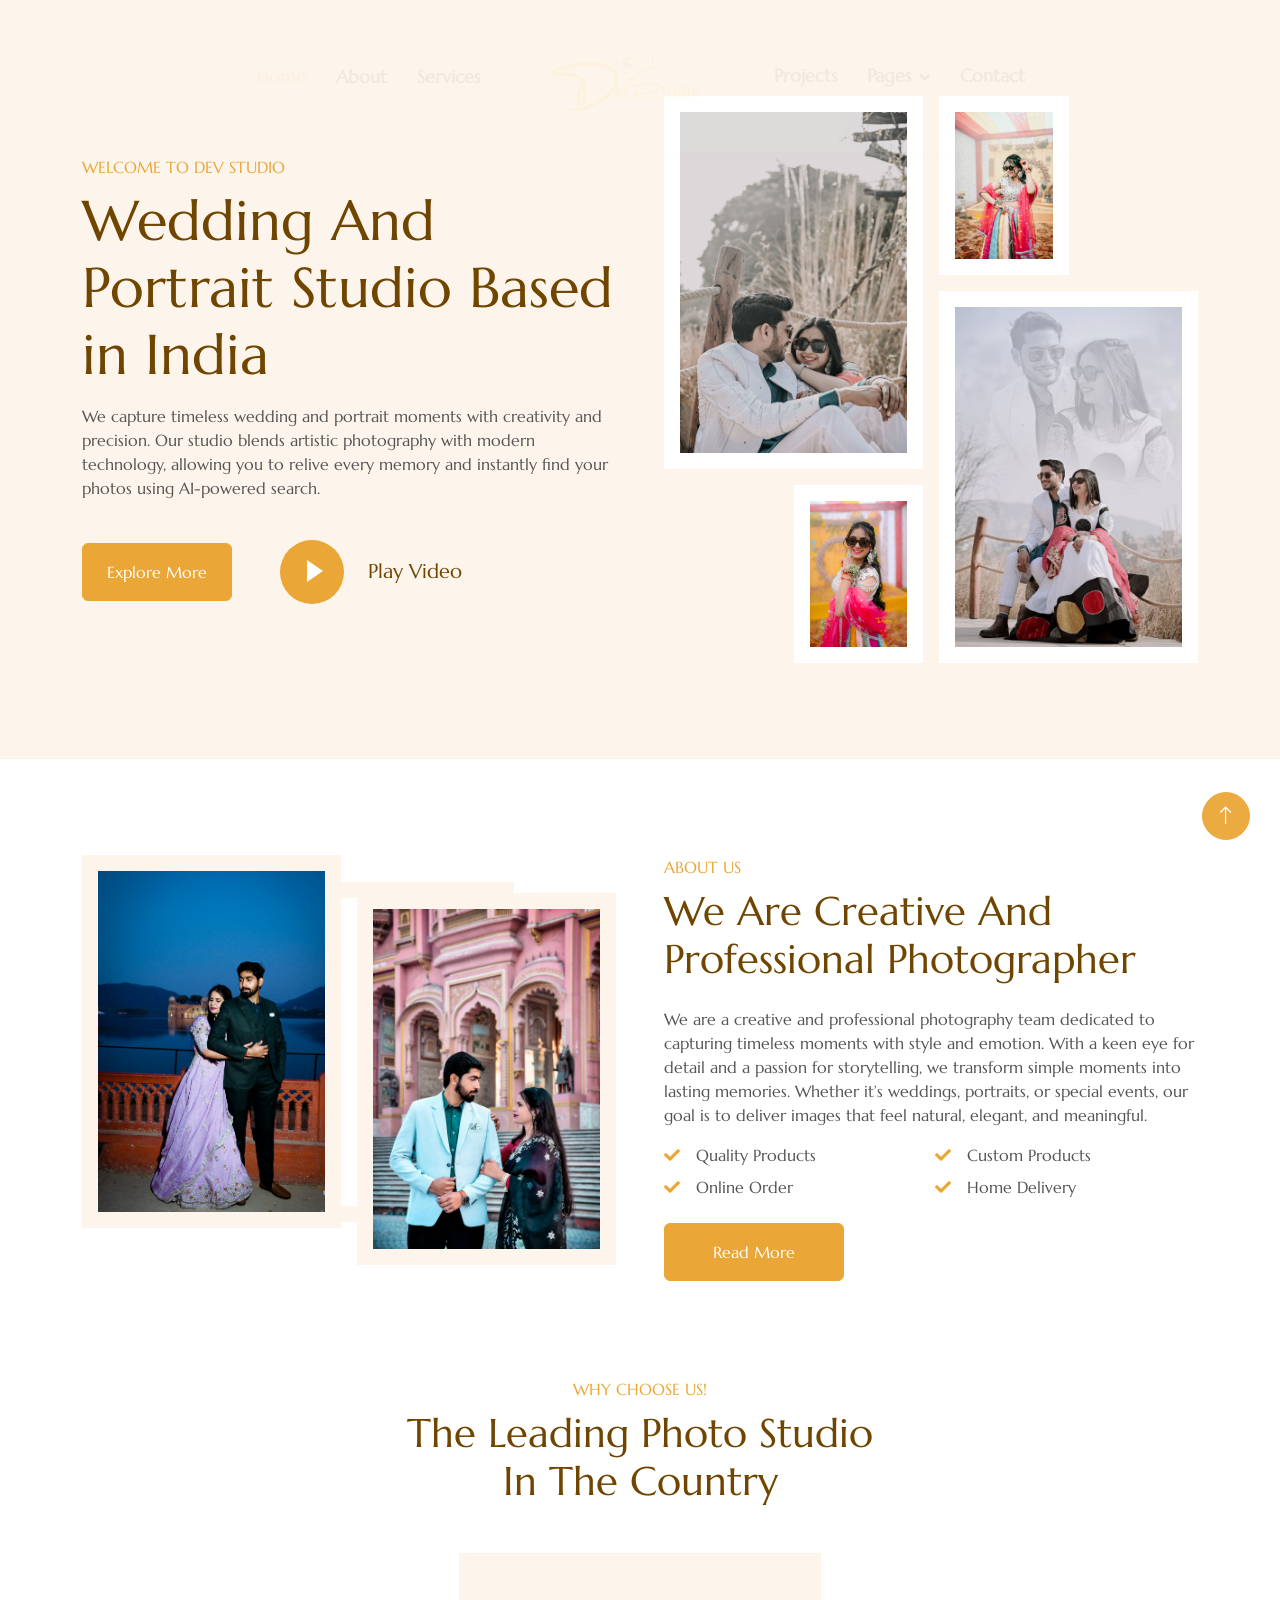
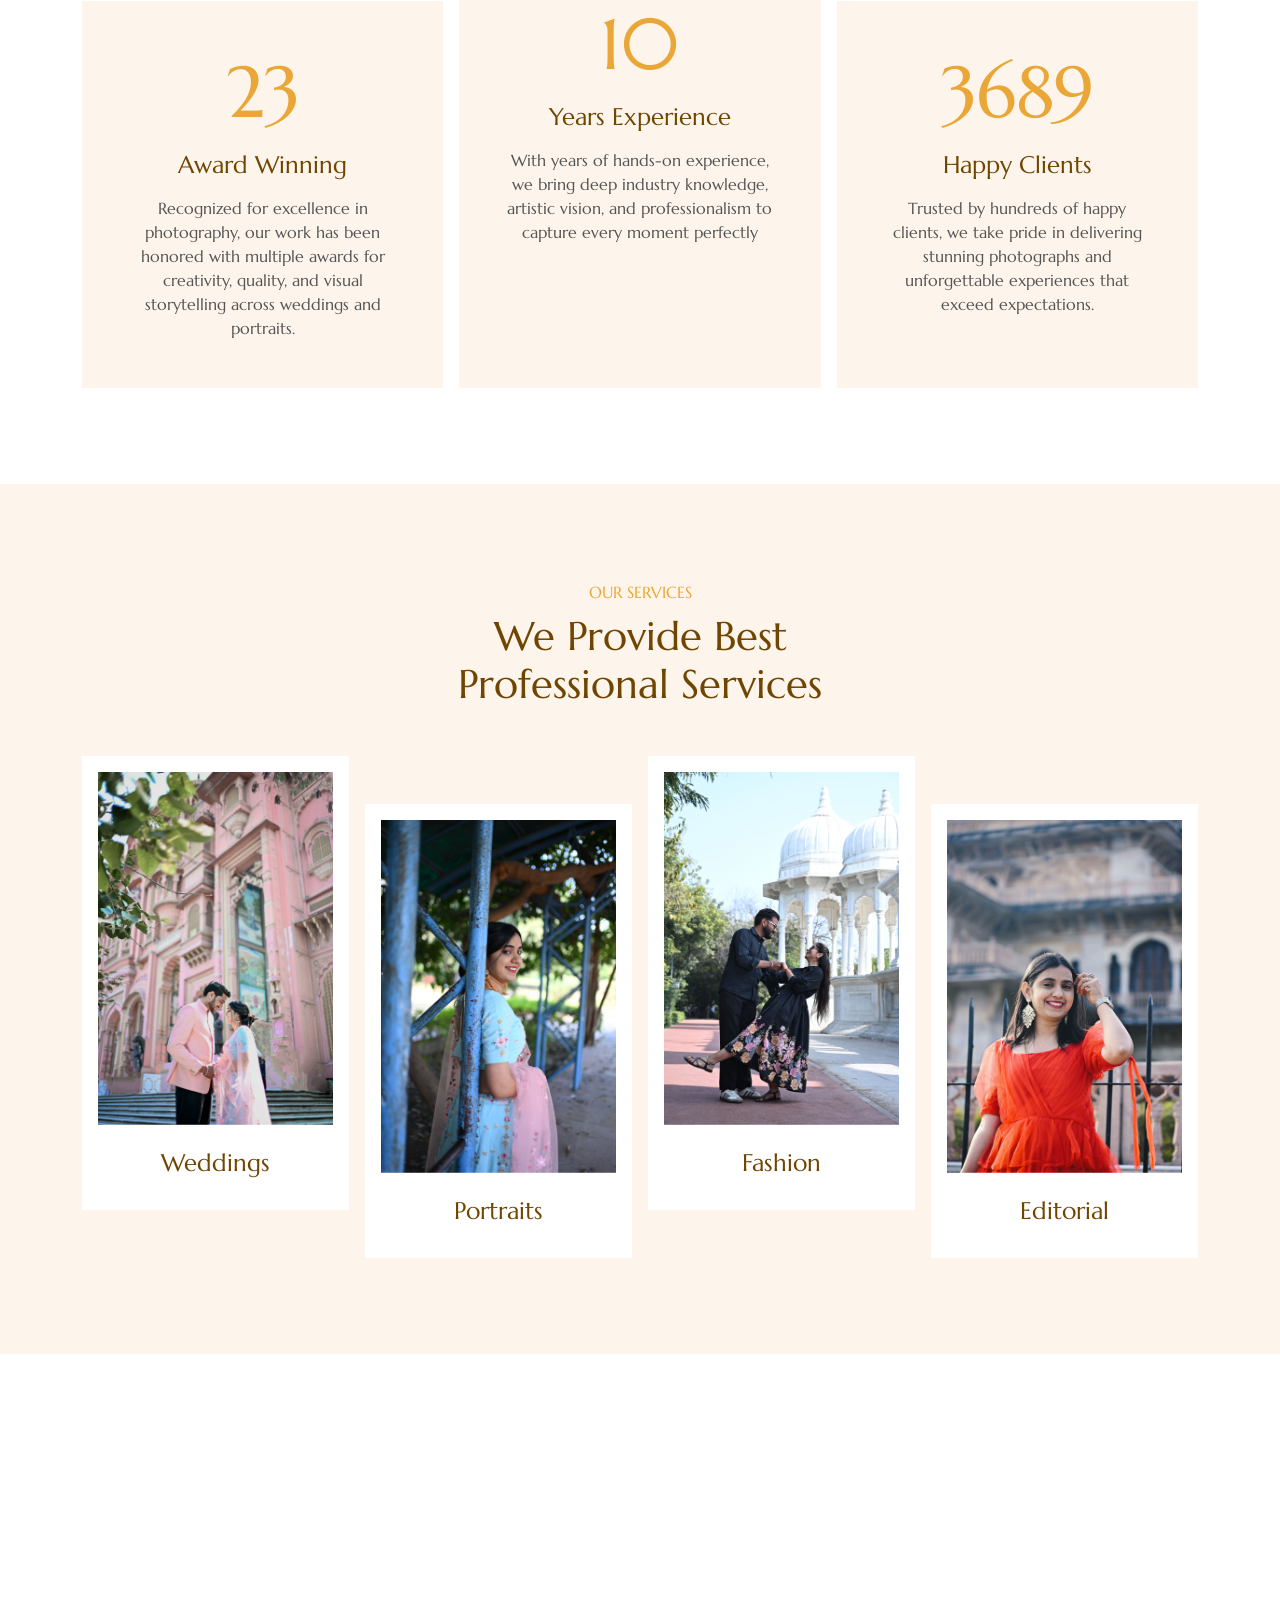
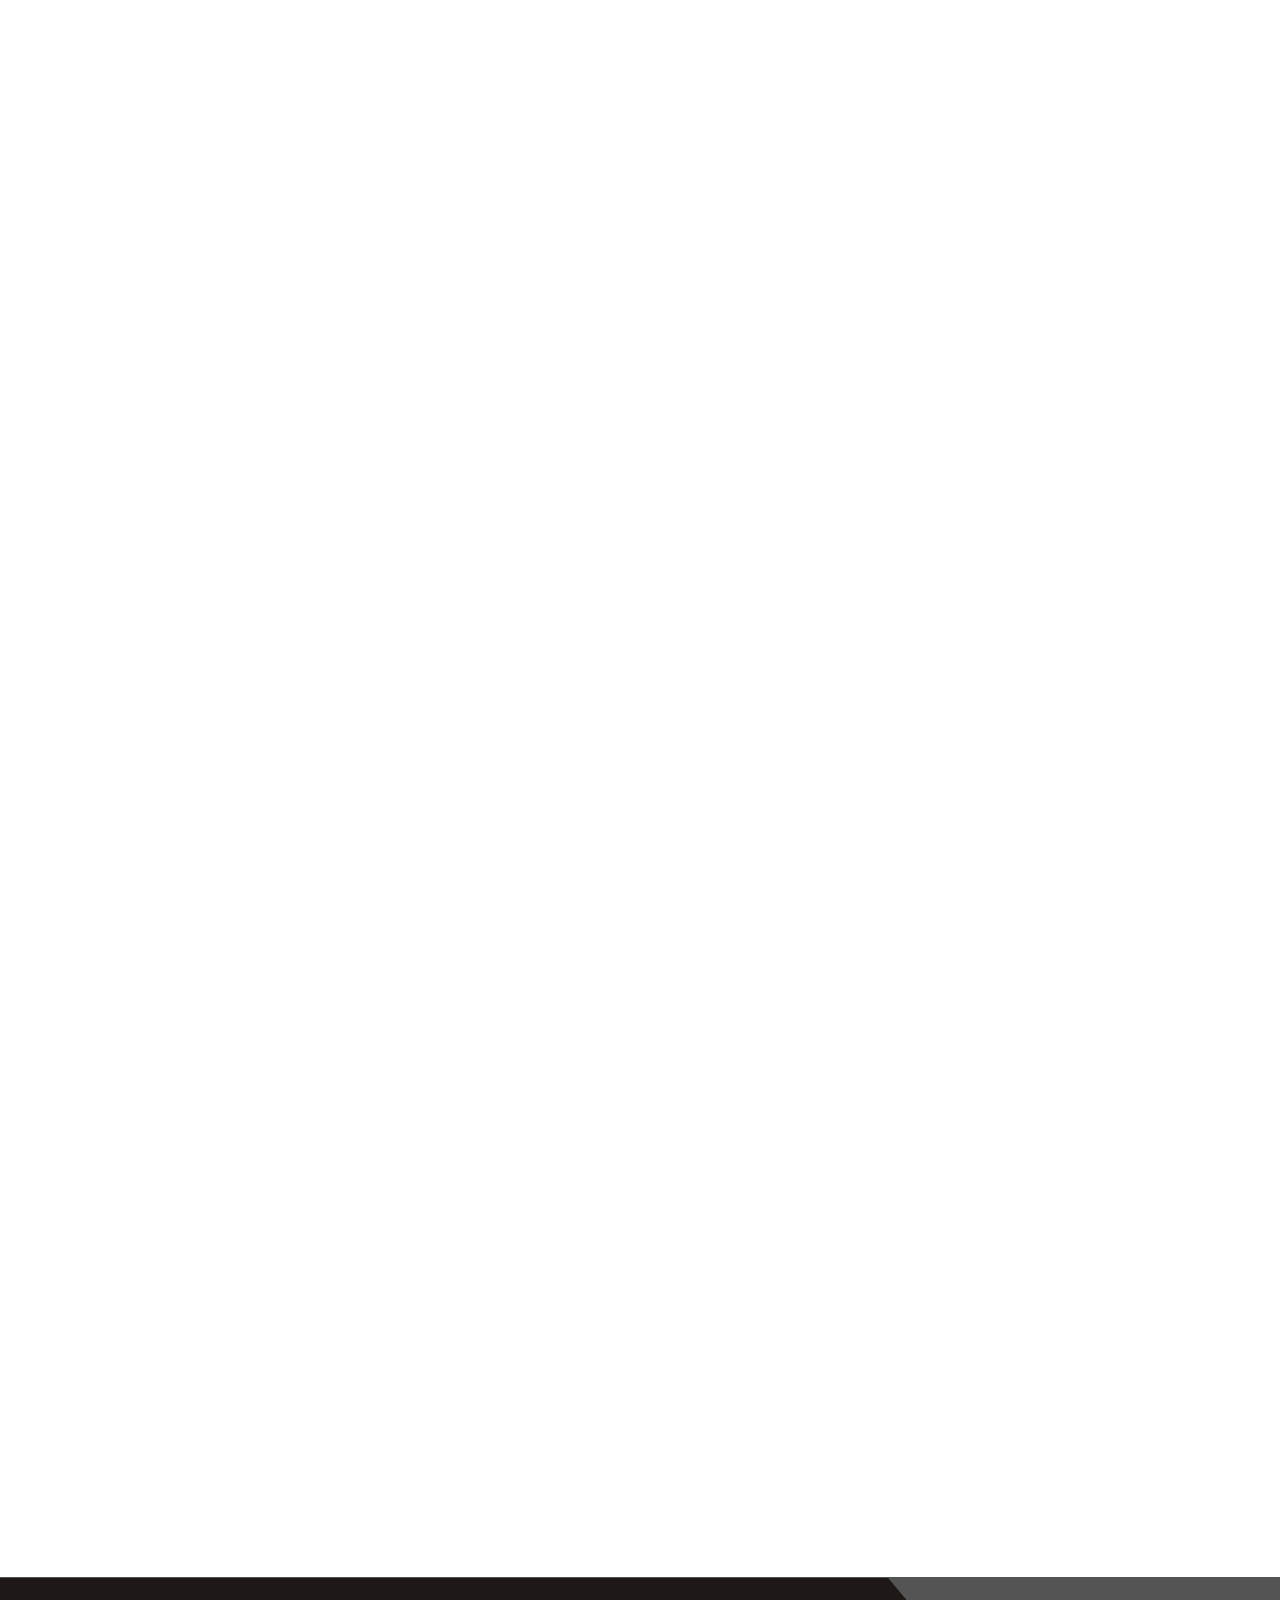
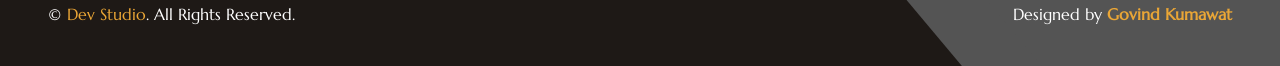
<file: index.html>
<!DOCTYPE html>
<html lang="en">

<head>
    <meta charset="utf-8">
    <title>Dev Studio - Photo Studio Website Template</title>
    <meta content="width=device-width, initial-scale=1.0" name="viewport">
    <meta content="" name="keywords">
    <meta content="" name="description">

    <!-- Favicon -->
    <link href="img/favicon.ico" rel="icon">

    <!-- Google Web Fonts -->
    <link rel="preconnect" href="https://fonts.googleapis.com">
    <link rel="preconnect" href="https://fonts.gstatic.com" crossorigin>
    <link href="https://fonts.googleapis.com/css2?family=Marcellus&display=swap" rel="stylesheet">

    <!-- Icon Font Stylesheet -->
    <link href="https://cdnjs.cloudflare.com/ajax/libs/font-awesome/5.10.0/css/all.min.css" rel="stylesheet">
    <link href="https://cdn.jsdelivr.net/npm/bootstrap-icons@1.4.1/font/bootstrap-icons.css" rel="stylesheet">

    <!-- Libraries Stylesheet -->
    <link href="lib/animate/animate.min.css" rel="stylesheet">
    <link href="lib/owlcarousel/assets/owl.carousel.min.css" rel="stylesheet">
    <link href="lib/lightbox/css/lightbox.min.css" rel="stylesheet">

    <!-- Customized Bootstrap Stylesheet -->
    <link href="css/bootstrap.min.css" rel="stylesheet">

    <!-- Template Stylesheet -->
    <link href="css/style.css" rel="stylesheet">
</head>

<body>
    <!-- Spinner Start -->
    <div id="spinner"
        class="show bg-white position-fixed translate-middle w-100 vh-100 top-50 start-50 d-flex align-items-center justify-content-center">
        <div class="spinner-grow text-primary" role="status"></div>
    </div>
    <!-- Spinner End -->


    <!-- Navbar Start -->
    <nav class="navbar navbar-expand-lg bg-white navbar-light fixed-top shadow py-lg-0 px-4 px-lg-5 wow fadeIn"
        data-wow-delay="0.1s">
        <a href="index.html" class="navbar-brand d-block d-lg-none">
            <h1 class="text-primary">Dev Studio</h1>
        </a>
        <button type="button" class="navbar-toggler" data-bs-toggle="collapse" data-bs-target="#navbarCollapse">
            <span class="navbar-toggler-icon"></span>
        </button>
        <div class="collapse navbar-collapse justify-content-between py-lg-0" id="navbarCollapse">
            <div class="navbar-nav ms-auto py-0">
                <a href="index.html" class="nav-item nav-link active">Home</a>
                <a href="about.html" class="nav-item nav-link">About</a>
                <a href="service.html" class="nav-item nav-link">Services</a>
            </div>
            <a href="index.html" class="navbar-brand mx-3 d-none d-lg-block p-3">
                <img src="./img/Dev  - Copy-Picsart-BackgroundRemover (1).png" class="logo p-4"
                    alt="Your internet is slow">
            </a>

            <div class="navbar-nav me-auto py-0">
                <a href="project.html" class="nav-item nav-link">Projects</a>
                <div class="nav-item dropdown">
                    <a href="#" class="nav-link dropdown-toggle" data-bs-toggle="dropdown">Pages</a>
                    <div class="dropdown-menu rounded-0 shadow-sm border-0 m-0">
                        <a href="feature.html" class="dropdown-item">Features</a>
                        <a href="team.html" class="dropdown-item">Our Team</a>
                        <a href="testimonial.html" class="dropdown-item">Testimonial</a>
                        <a href="404.html" class="dropdown-item">404 Page</a>
                    </div>
                </div>
                <a href="contact.html" class="nav-item nav-link">Contact</a>
            </div>
        </div>
    </nav>
    <!-- Navbar End -->


    <!-- Header Start -->
    <div class="container-fluid hero-header bg-light py-5 mb-5">
        <div class="container py-5">
            <div class="row g-5 align-items-center">
                <div class="col-lg-6">
                    <p class="text-primary text-uppercase mb-2 animated slideInDown">Welcome To Dev Studio</p>
                    <h1 class="display-4 mb-3 animated slideInDown">Wedding And Portrait Studio Based in India</h1>
                    <p class="animated slideInDown">We capture timeless wedding and portrait moments with creativity and precision. Our studio blends artistic photography with modern technology, allowing you to relive every memory and instantly find your photos using AI-powered search.</p>
                    <div class="d-flex align-items-center pt-4 animated slideInDown">
                        <a href="" class="btn btn-primary py-3 px-4 me-5">Explore More</a>
                        <button type="button" class="btn-play" data-bs-toggle="modal"
                            data-src="https://www.youtube.com/embed/DWRcNpR6Kdc" data-bs-target="#videoModal">
                            <span></span>
                        </button>
                        <h5 class="ms-4 mb-0 d-none d-sm-block">Play Video</h5>
                    </div>
                </div>
                <div class="col-lg-6 animated fadeIn">
                    <div class="row g-3">
                        <div class="col-6 text-end">
                            <img class="img-fluid bg-white p-3 w-100 mb-3" src="img/hero-1.jpg" alt="">
                            <img class="img-fluid bg-white p-3 w-50" src="img/hero-3.jpg" alt="">
                        </div>
                        <div class="col-6">
                            <img class="img-fluid bg-white p-3 w-50 mb-3" src="img/hero-4.jpg" alt="">
                            <img class="img-fluid bg-white p-3 w-100" src="img/hero-2.jpg" alt="">
                        </div>
                    </div>
                </div>
            </div>
        </div>
    </div>
    <!-- Header End -->


    <!-- Video Modal Start -->
    <div class="modal modal-video fade" id="videoModal" tabindex="-1" aria-labelledby="exampleModalLabel"
        aria-hidden="true">
        <div class="modal-dialog">
            <div class="modal-content rounded-0">
                <div class="modal-header">
                    <h3 class="modal-title" id="exampleModalLabel">Youtube Video</h3>
                    <button type="button" class="btn-close" data-bs-dismiss="modal" aria-label="Close"></button>
                </div>
                <div class="modal-body">
                    <!-- 16:9 aspect ratio -->
                    <div class="ratio ratio-16x9">
                        <iframe class="embed-responsive-item" src="" id="video" allowfullscreen
                            allowscriptaccess="always" allow="autoplay"></iframe>
                    </div>
                </div>
            </div>
        </div>
    </div>
    <!-- Video Modal End -->


    <!-- About Start -->
    <div class="container-xxl py-5">
        <div class="container">
            <div class="row g-5">
                <div class="col-lg-6 wow fadeInUp" data-wow-delay="0.1s">
                    <div class="row g-3 img-twice position-relative h-100">
                        <div class="col-6">
                            <img class="img-fluid bg-light p-3" src="img/about-1.jpg" alt="">
                        </div>
                        <div class="col-6 align-self-end">
                            <img class="img-fluid bg-light p-3" src="img/about-2.jpg" alt="">
                        </div>
                    </div>
                </div>
                <div class="col-lg-6 wow fadeInUp" data-wow-delay="0.5s">
                    <div class="h-100">
                        <p class="text-primary text-uppercase mb-2">About Us</p>
                        <h1 class="display-6 mb-4">We Are Creative And Professional Photographer</h1>
                        <p>We are a creative and professional photography team dedicated to capturing timeless moments
                            with style and emotion.
                            With a keen eye for detail and a passion for storytelling, we transform simple moments into
                            lasting memories. Whether it’s weddings, portraits, or special events, our goal is to
                            deliver images that feel natural, elegant, and meaningful.</p>
                        <div class="row g-2 mb-4">
                            <div class="col-sm-6">
                                <i class="fa fa-check text-primary me-3"></i>Quality Products
                            </div>
                            <div class="col-sm-6">
                                <i class="fa fa-check text-primary me-3"></i>Custom Products
                            </div>
                            <div class="col-sm-6">
                                <i class="fa fa-check text-primary me-3"></i>Online Order
                            </div>
                            <div class="col-sm-6">
                                <i class="fa fa-check text-primary me-3"></i>Home Delivery
                            </div>
                        </div>
                        <a class="btn btn-primary py-3 px-5" href="">Read More</a>
                    </div>
                </div>
            </div>
        </div>
    </div>
    <!-- About End -->


    <!-- Facts Start -->
    <div class="container-xxl py-5">
        <div class="container">
            <div class="text-center mx-auto wow fadeInUp" data-wow-delay="0.1s" style="max-width: 500px;">
                <p class="text-primary text-uppercase mb-2">Why Choose Us!</p>
                <h1 class="display-6 mb-5">The Leading Photo Studio In The Country</h1>
            </div>
            <div class="row g-3">
                <div class="col-lg-4 col-md-6 pt-lg-5 wow fadeInUp" data-wow-delay="0.1s">
                    <div class="fact-item bg-light text-center h-100 p-5">
                        <h1 class="display-2 text-primary mb-3" data-toggle="counter-up">35</h1>
                        <h4 class="mb-3">Award Winning</h4>
                        <span>Recognized for excellence in photography, our work has been honored with multiple awards
                            for creativity, quality, and visual storytelling across weddings and portraits.</span>
                    </div>
                </div>
                <div class="col-lg-4 col-md-6 wow fadeInUp" data-wow-delay="0.3s">
                    <div class="fact-item bg-light text-center h-100 p-5">
                        <h1 class="display-2 text-primary mb-3" data-toggle="counter-up">16</h1>
                        <h4 class="mb-3">Years Experience</h4>
                        <span>With years of hands-on experience, we bring deep industry knowledge, artistic vision, and
                            professionalism to capture every moment perfectly</span>
                    </div>
                </div>
                <div class="col-lg-4 col-md-6 pt-lg-5 wow fadeInUp" data-wow-delay="0.5s">
                    <div class="fact-item bg-light text-center h-100 p-5">
                        <h1 class="display-2 text-primary mb-3" data-toggle="counter-up">5632</h1>
                        <h4 class="mb-3">Happy Clients</h4>
                        <span>Trusted by hundreds of happy clients, we take pride in delivering stunning photographs and
                            unforgettable experiences that exceed expectations.</span>
                    </div>
                </div>
            </div>
        </div>
    </div>
    <!-- Facts End -->


    <!-- Service Start -->
    <div class="container-xxl bg-light py-5 my-5">
        <div class="container py-5">
            <div class="text-center mx-auto mb-5 wow fadeInUp" data-wow-delay="0.1s" style="max-width: 500px;">
                <p class="text-primary text-uppercase mb-2">Our Services</p>
                <h1 class="display-6 mb-4">We Provide Best Professional Services</h1>
            </div>
            <div class="row g-3">
                <div class="col-lg-3 col-md-6 wow fadeInUp" data-wow-delay="0.1s">
                    <div class="service-item d-flex flex-column bg-white p-3 pb-0">
                        <div class="position-relative">
                            <img class="img-fluid" src="img/service-1.jpg" alt="">
                            <div class="service-overlay">
                                <a class="btn btn-lg-square btn-outline-light rounded-circle" href=""><i
                                        class="fa fa-link text-primary"></i></a>
                            </div>
                        </div>
                        <div class="text-center p-4">
                            <h4>Weddings</h4>
                        </div>
                    </div>
                </div>
                <div class="col-lg-3 col-md-6 pt-lg-5 wow fadeInUp" data-wow-delay="0.3s">
                    <div class="service-item d-flex flex-column bg-white p-3 pb-0">
                        <div class="position-relative">
                            <img class="img-fluid" src="img/service-2.jpg" alt="">
                            <div class="service-overlay">
                                <a class="btn btn-lg-square btn-outline-light rounded-circle" href=""><i
                                        class="fa fa-link text-primary"></i></a>
                            </div>
                        </div>
                        <div class="text-center p-4">
                            <h4>Portraits</h4>
                        </div>
                    </div>
                </div>
                <div class="col-lg-3 col-md-6 wow fadeInUp" data-wow-delay="0.5s">
                    <div class="service-item d-flex flex-column bg-white p-3 pb-0">
                        <div class="position-relative">
                            <img class="img-fluid" src="img/service-3.jpg" alt="">
                            <div class="service-overlay">
                                <a class="btn btn-lg-square btn-outline-light rounded-circle" href=""><i
                                        class="fa fa-link text-primary"></i></a>
                            </div>
                        </div>
                        <div class="text-center p-4">
                            <h4>Fashion</h4>
                        </div>
                    </div>
                </div>
                <div class="col-lg-3 col-md-6 pt-lg-5 wow fadeInUp" data-wow-delay="0.7s">
                    <div class="service-item d-flex flex-column bg-white p-3 pb-0">
                        <div class="position-relative">
                            <img class="img-fluid" src="img/service-4.jpg" alt="">
                            <div class="service-overlay">
                                <a class="btn btn-lg-square btn-outline-light rounded-circle" href=""><i
                                        class="fa fa-link text-primary"></i></a>
                            </div>
                        </div>
                        <div class="text-center p-4">
                            <h4>Editorial</h4>
                        </div>
                    </div>
                </div>
            </div>
        </div>
    </div>
    <!-- Service End -->


    <!-- Project Start -->
    <div class="container-xxl py-5">
        <div class="container">
            <div class="text-center mx-auto mb-5 wow fadeInUp" data-wow-delay="0.1s" style="max-width: 500px;">
                <p class="text-primary text-uppercase mb-2">Our Works</p>
                <h1 class="display-6 mb-0">Discover Our Unique And Creative Photoshoot</h1>
            </div>
            <div class="row g-3">
                <div class="col-lg-3 col-md-6 wow fadeInUp" data-wow-delay="0.1s">
                    <div class="row g-3">
                        <div class="col-12">
                            <div class="project-item">
                                <img class="img-fluid" src="img/project-5.jpg" alt="">
                                <a class="project-title h5 mb-0" href="img/project-5.jpg" data-lightbox="project">
                                    Memory
                                </a>
                            </div>
                        </div>
                        <div class="col-12">
                            <div class="project-item">
                                <img class="img-fluid" src="img/project-1.jpg" alt="">
                                <a class="project-title h5 mb-0" href="img/project-1.jpg" data-lightbox="project">
                                    Wedding
                                </a>
                            </div>
                        </div>
                    </div>
                </div>
                <div class="col-lg-3 col-md-6 wow fadeInUp" data-wow-delay="0.3s">
                    <div class="row g-3">
                        <div class="col-12">
                            <div class="project-item">
                                <img class="img-fluid" src="img/project-2.jpg" alt="">
                                <a class="project-title h5 mb-0" href="img/project-2.jpg" data-lightbox="project">
                                    Portrait
                                </a>
                            </div>
                        </div>
                        <div class="col-12">
                            <div class="project-item">
                                <img class="img-fluid" src="img/project-6.jpg" alt="">
                                <a class="project-title h5 mb-0" href="img/project-6.jpg" data-lightbox="project">
                                    Travel
                                </a>
                            </div>
                        </div>
                    </div>
                </div>
                <div class="col-lg-3 col-md-6 wow fadeInUp" data-wow-delay="0.5s">
                    <div class="row g-3">
                        <div class="col-12">
                            <div class="project-item">
                                <img class="img-fluid" src="img/project-7.jpg" alt="">
                                <a class="project-title h5 mb-0" href="img/project-7.jpg" data-lightbox="project">
                                    Wedding
                                </a>
                            </div>
                        </div>
                        <div class="col-12">
                            <div class="project-item">
                                <img class="img-fluid" src="img/project-3.jpg" alt="">
                                <a class="project-title h5 mb-0" href="img/project-3.jpg" data-lightbox="project">
                                    Memory
                                </a>
                            </div>
                        </div>
                    </div>
                </div>
                <div class="col-lg-3 col-md-6 wow fadeInUp" data-wow-delay="0.7s">
                    <div class="row g-3">
                        <div class="col-12">
                            <div class="project-item">
                                <img class="img-fluid" src="img/project-4.jpg" alt="">
                                <a class="project-title h5 mb-0" href="img/project-4.jpg" data-lightbox="project">
                                    Fashion
                                </a>
                            </div>
                        </div>
                        <div class="col-12">
                            <div class="project-item">
                                <img class="img-fluid" src="img/project-8.jpg" alt="">
                                <a class="project-title h5 mb-0" href="img/project-8.jpg" data-lightbox="project">
                                    Portrait
                                </a>
                            </div>
                        </div>
                    </div>
                </div>
            </div>
        </div>
    </div>
    <!-- Project End -->


    <!-- Team Start -->
    <div class="container-xxl px-0 py-5">
        <div class="text-center mx-auto mb-5 wow fadeInUp" data-wow-delay="0.1s" style="max-width: 500px;">
            <p class="text-primary text-uppercase mb-2">Our Team</p>
            <h1 class="display-6 mb-0">Creative Photograher And Videographer</h1>
        </div>
        <div class="row g-0">
            <div class="col-lg-6 wow fadeIn" data-wow-delay="0.1s">
                <div class="row g-0 flex-sm-row">
                    <div class="col-sm-6">
                        <div class="team-img position-relative">
                            <img class="img-fluid" src="img/team-1.jpg" alt="">
                        </div>
                    </div>
                    <div class="col-sm-6">
                        <div class="h-100 p-5 d-flex flex-column justify-content-between">
                            <div class="mb-3">
                                <h4>Lucifer Jhones</h4>
                                <span>Photographer</span>
                            </div>
                            <p>Aliqu diam amet diam et eos. Clita erat ipsum et lorem et sit, sed stet lorem sit clita
                                duo</p>
                            <div class="d-flex">
                                <a class="btn btn-square btn-outline-primary rounded-circle me-2" href=""><i
                                        class="fab fa-facebook-f"></i></a>
                                <a class="btn btn-square btn-outline-primary rounded-circle me-2" href=""><i
                                        class="fab fa-twitter"></i></a>
                                <a class="btn btn-square btn-outline-primary rounded-circle me-2" href=""><i
                                        class="fab fa-instagram"></i></a>
                            </div>
                        </div>
                    </div>
                </div>
            </div>
            <div class="col-lg-6 wow fadeIn" data-wow-delay="0.3s">
                <div class="row g-0 flex-sm-row-reverse flex-lg-row">
                    <div class="col-sm-6">
                        <div class="team-img position-relative">
                            <img class="img-fluid" src="img/team-2.jpg" alt="">
                        </div>
                    </div>
                    <div class="col-sm-6">
                        <div class="h-100 p-5 d-flex flex-column justify-content-between">
                            <div class="mb-3">
                                <h4>Jesse Joslin</h4>
                                <span>Videographer</span>
                            </div>
                            <p>Aliqu diam amet diam et eos. Clita erat ipsum et lorem et sit, sed stet lorem sit clita
                                duo</p>
                            <div class="d-flex">
                                <a class="btn btn-square btn-outline-primary rounded-circle me-2" href=""><i
                                        class="fab fa-facebook-f"></i></a>
                                <a class="btn btn-square btn-outline-primary rounded-circle me-2" href=""><i
                                        class="fab fa-twitter"></i></a>
                                <a class="btn btn-square btn-outline-primary rounded-circle me-2" href=""><i
                                        class="fab fa-instagram"></i></a>
                            </div>
                        </div>
                    </div>
                </div>
            </div>
            <div class="col-lg-6 wow fadeIn" data-wow-delay="0.1s">
                <div class="row g-0 flex-lg-row-reverse">
                    <div class="col-sm-6">
                        <div class="team-img position-relative">
                            <img class="img-fluid" src="img/team-3.jpg" alt="">
                        </div>
                    </div>
                    <div class="col-sm-6">
                        <div class="h-100 p-5 d-flex flex-column justify-content-between">
                            <div class="mb-3">
                                <h4>Richard Archer</h4>
                                <span>Retoucher</span>
                            </div>
                            <p>Aliqu diam amet diam et eos. Clita erat ipsum et lorem et sit, sed stet lorem sit clita
                                duo</p>
                            <div class="d-flex">
                                <a class="btn btn-square btn-outline-primary rounded-circle me-2" href=""><i
                                        class="fab fa-facebook-f"></i></a>
                                <a class="btn btn-square btn-outline-primary rounded-circle me-2" href=""><i
                                        class="fab fa-twitter"></i></a>
                                <a class="btn btn-square btn-outline-primary rounded-circle me-2" href=""><i
                                        class="fab fa-instagram"></i></a>
                            </div>
                        </div>
                    </div>
                </div>
            </div>
            <div class="col-lg-6 wow fadeIn" data-wow-delay="0.3s">
                <div class="row g-0 flex-sm-row-reverse">
                    <div class="col-sm-6">
                        <div class="team-img position-relative">
                            <img class="img-fluid" src="img/team-4.jpg" alt="">
                        </div>
                    </div>
                    <div class="col-sm-6">
                        <div class="h-100 p-5 d-flex flex-column justify-content-between">
                            <div class="mb-3">
                                <h4>Govind Kumawat</h4>
                                <span>Professional Editor</span>
                            </div>
                            <p>Govind combines creative editing with advanced AI tools to deliver high-quality visuals and smart photo management solutions for modern digital experiences.</p>
                            <div class="d-flex">
                                <a class="btn btn-square btn-outline-primary rounded-circle me-2" href=""><i
                                        class="fab fa-facebook-f"></i></a>
                                <a class="btn btn-square btn-outline-primary rounded-circle me-2" href=""><i
                                        class="fab fa-twitter"></i></a>
                                <a class="btn btn-square btn-outline-primary rounded-circle me-2" href=""><i
                                        class="fab fa-instagram"></i></a>
                            </div>
                        </div>
                    </div>
                </div>
            </div>
        </div>
    </div>
    <!-- Team End -->


    <!-- Testimonial Start -->
    <div class="container-xxl py-5">
        <div class="container">
            <div class="text-center mx-auto mb-5 wow fadeInUp" data-wow-delay="0.1s" style="max-width: 500px;">
                <p class="text-primary text-uppercase mb-2">Client's Review</p>
                <h1 class="display-6 mb-0">More Than 20000+ Customers Trusted Us</h1>
            </div>
            <div class="owl-carousel testimonial-carousel wow fadeInUp" data-wow-delay="0.1s">
                <div class="testimonial-item bg-white p-4">
                    <div class="d-flex align-items-center mb-4">
                        <img class="flex-shrink-0 rounded-circle border p-1" src="img/testimonial-1.jpg" alt="">
                        <div class="ms-4">
                            <h5 class="mb-1">Client Name</h5>
                            <span>Profession</span>
                        </div>
                    </div>
                    <p class="mb-0">Tempor erat elitr rebum at clita. Diam dolor diam ipsum sit diam amet diam et eos.
                        Clita erat ipsum et lorem et sit.</p>
                </div>
                <div class="testimonial-item bg-white p-4">
                    <div class="d-flex align-items-center mb-4">
                        <img class="flex-shrink-0 rounded-circle border p-1" src="img/testimonial-2.jpg" alt="">
                        <div class="ms-4">
                            <h5 class="mb-1">Client Name</h5>
                            <span>Profession</span>
                        </div>
                    </div>
                    <p class="mb-0">Tempor erat elitr rebum at clita. Diam dolor diam ipsum sit diam amet diam et eos.
                        Clita erat ipsum et lorem et sit.</p>
                </div>
                <div class="testimonial-item bg-white p-4">
                    <div class="d-flex align-items-center mb-4">
                        <img class="flex-shrink-0 rounded-circle border p-1" src="img/testimonial-3.jpg" alt="">
                        <div class="ms-4">
                            <h5 class="mb-1">Client Name</h5>
                            <span>Profession</span>
                        </div>
                    </div>
                    <p class="mb-0">Tempor erat elitr rebum at clita. Diam dolor diam ipsum sit diam amet diam et eos.
                        Clita erat ipsum et lorem et sit.</p>
                </div>
                <div class="testimonial-item bg-white p-4">
                    <div class="d-flex align-items-center mb-4">
                        <img class="flex-shrink-0 rounded-circle border p-1" src="img/testimonial-4.jpg" alt="">
                        <div class="ms-4">
                            <h5 class="mb-1">Client Name</h5>
                            <span>Profession</span>
                        </div>
                    </div>
                    <p class="mb-0">Tempor erat elitr rebum at clita. Diam dolor diam ipsum sit diam amet diam et eos.
                        Clita erat ipsum et lorem et sit.</p>
                </div>
            </div>
        </div>
    </div>
    <!-- Testimonial End -->


    <!-- Footer Start -->
    <div class="container-fluid footer position-relative bg-dark text-white-50 mt-5 px-lg-5 wow fadeIn"
        data-wow-delay="0.1s">
        <div class="row g-1">
            <div class="col-lg-6">
                <a href="index.html" class="navbar-brand d-none d-lg-block">
                    <img src="./img/Dev  - Copy-Picsart-BackgroundRemover (1).png" width="290px" height="180px"
                        class="p-4" alt="Your internet is slow">
                </a>
                <p>We are a creative digital studio specializing in web development, UI/UX design, and modern digital solutions. Our goal is to help businesses grow with innovative and scalable technology..</p>
                <p><i class="fa fa-map-marker-alt me-2"></i>RJ SH 19, Kuchaman City, Rajasthan 341508</p>
                <p><i class="fa fa-phone-alt me-2"></i>8239792200,9166780327</p>
                <p><i class="fa fa-envelope me-2"></i>devstudio2200@gmail.com</p>
                <div class="d-flex justify-content-start mt-4">
                    <a class="btn btn-square btn-outline-primary rounded-circle me-2" href="#"><i
                            class="fab fa-twitter"></i></a>
                    <a class="btn btn-square btn-outline-primary rounded-circle me-2" href="#"><i
                            class="fab fa-facebook-f"></i></a>
                    <a class="btn btn-square btn-outline-primary rounded-circle me-2" href="#"><i
                            class="fab fa-linkedin-in"></i></a>
                    <a class="btn btn-square btn-outline-primary rounded-circle me-2" href="#"><i
                            class="fab fa-instagram"></i></a>
                </div>
            </div>
            <div class="col-lg-6 ps-lg-5">
                <div class="row g-5">
                    <div class="col-sm-6">
                        <h4 class="text-light mb-4">Quick Links</h4>
                        <a class="btn btn-link" href="">About Us</a>
                        <a class="btn btn-link" href="">Contact Us</a>
                        <a class="btn btn-link" href="">Our Services</a>
                        <a class="btn btn-link" href="">Terms & Condition</a>
                        <a class="btn btn-link" href="">Support</a>
                    </div>
                    <div class="col-sm-6">
                        <h4 class="text-light mb-4">Popular Links</h4>
                        <a class="btn btn-link" href="">About Us</a>
                        <a class="btn btn-link" href="">Contact Us</a>
                        <a class="btn btn-link" href="">Our Services</a>
                        <a class="btn btn-link" href="">Terms & Condition</a>
                        <a class="btn btn-link" href="">Support</a>
                    </div>
                    <div class="col-sm-12">
                        <h4 class="text-light mb-4">Newsletter</h4>
                        <div class="w-100">
                            <div class="input-group">
                                <input type="text" class="form-control border-0 bg-secondary"
                                    style="padding: 20px 30px;" placeholder="Your Email Address"><button
                                    class="btn btn-primary px-4">Sign Up</button>
                            </div>
                        </div>
                    </div>
                </div>
            </div>
        </div>
    </div>
    <!-- Footer End -->


    <!-- Copyright Start -->
    <div class="container-fluid bg-dark text-white border-top border-secondary px-0">
        <div class="d-flex flex-column flex-md-row justify-content-between">
            <div class="py-4 px-5 text-center text-md-start">
                 <p class="mb-0">&copy; <a class="text-primary" href="#">Dev Studio</a>. All Rights Reserved.</p>
            </div>
            <div class="py-4 px-5 bg-secondary footer-shape position-relative text-center text-md-end">
                <!--/*** This template is free as long as you keep the footer author’s credit link/attribution link/backlink. If you'd like to use the template without the footer author’s credit link/attribution link/backlink, you can purchase the Credit Removal License from "https://htmlcodex.com/credit-removal". Thank you for your support. ***/-->
                <p class="mb-0">Designed by <a class="text-primary fw-bold" href="https://htmlcodex.com">Govind Kumawat </a></p>
                </p>
            </div>
        </div>
    </div>
    <!-- Copyright End -->


    <!-- Back to Top -->
    <a href="#" class="btn btn-lg btn-primary btn-lg-square rounded-circle back-to-top"><i
            class="bi bi-arrow-up"></i></a>


    <!-- JavaScript Libraries -->
    <script src="https://code.jquery.com/jquery-3.4.1.min.js"></script>
    <script src="https://cdn.jsdelivr.net/npm/bootstrap@5.0.0/dist/js/bootstrap.bundle.min.js"></script>
    <script src="lib/wow/wow.min.js"></script>
    <script src="lib/easing/easing.min.js"></script>
    <script src="lib/waypoints/waypoints.min.js"></script>
    <script src="lib/counterup/counterup.min.js"></script>
    <script src="lib/owlcarousel/owl.carousel.min.js"></script>
    <script src="lib/lightbox/js/lightbox.min.js"></script>

    <!-- Template Javascript -->
    <script src="js/main.js"></script>
</body>

</html>
</file>
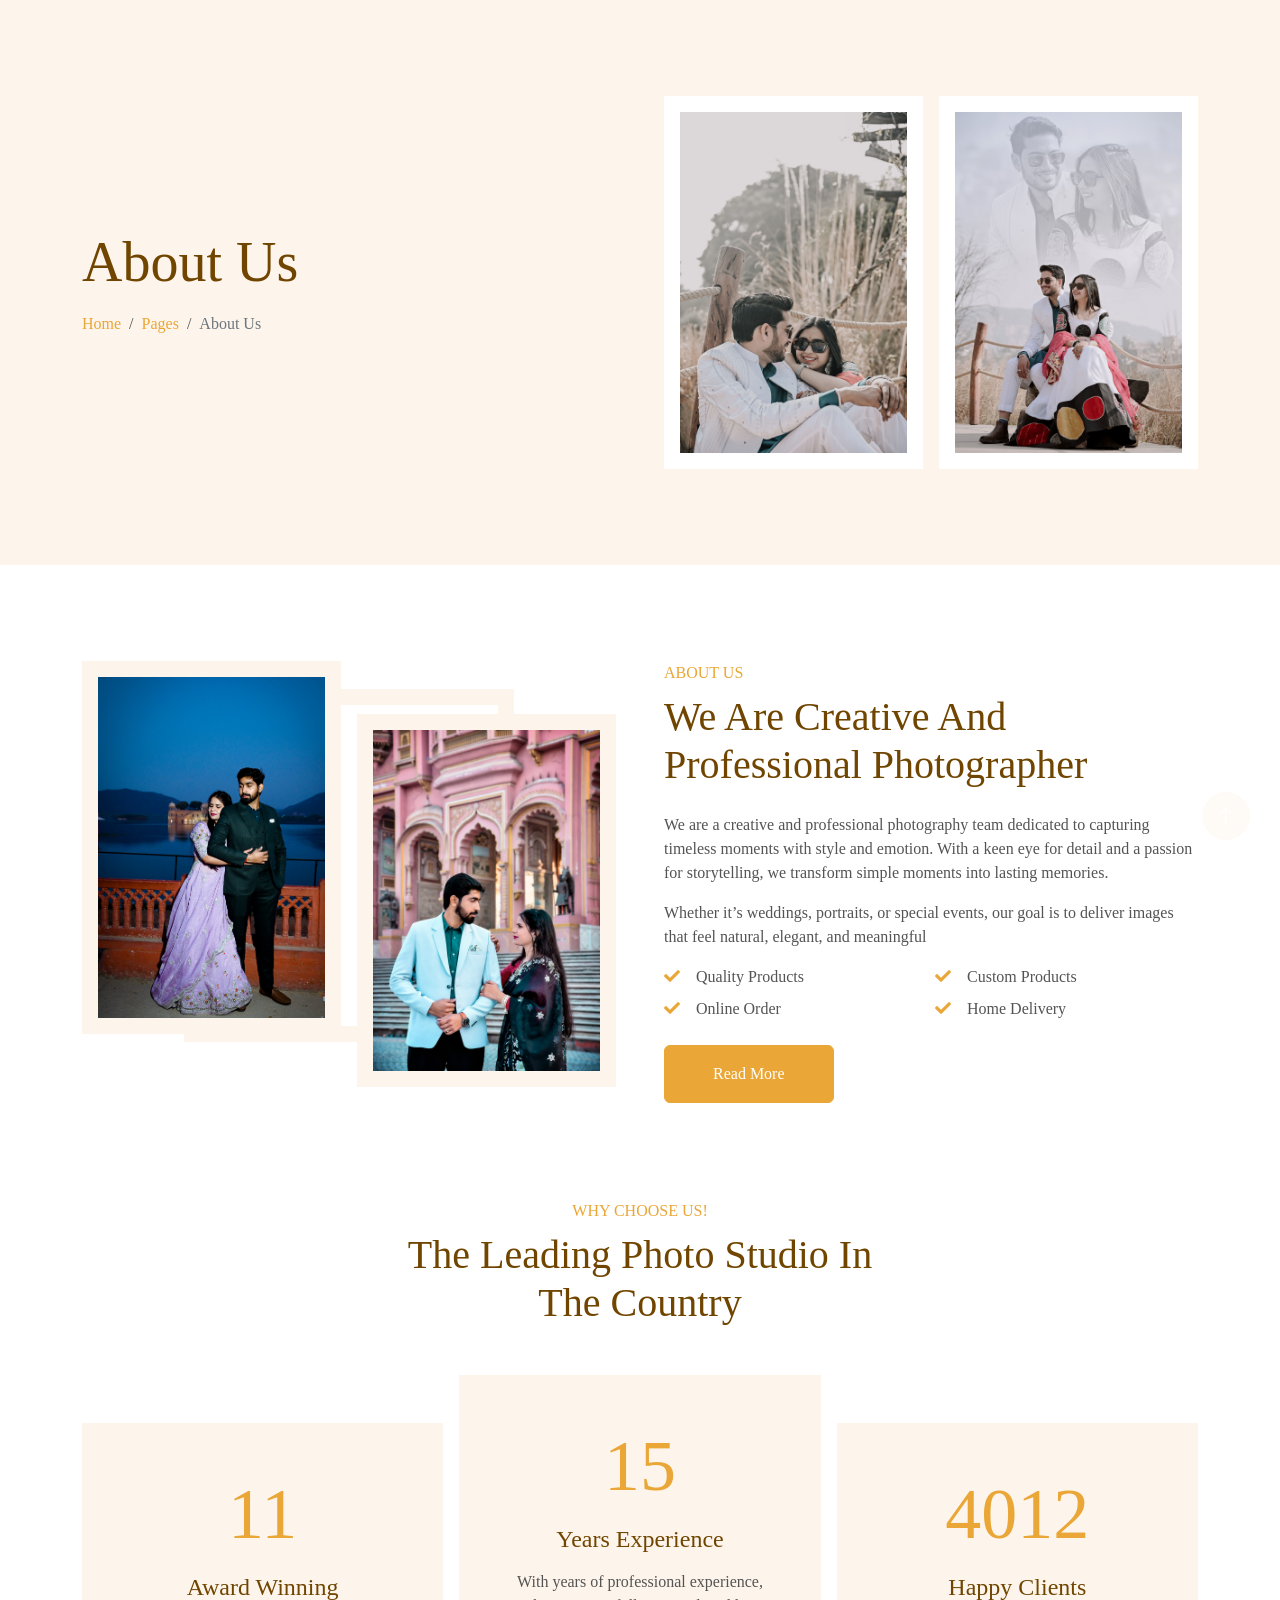
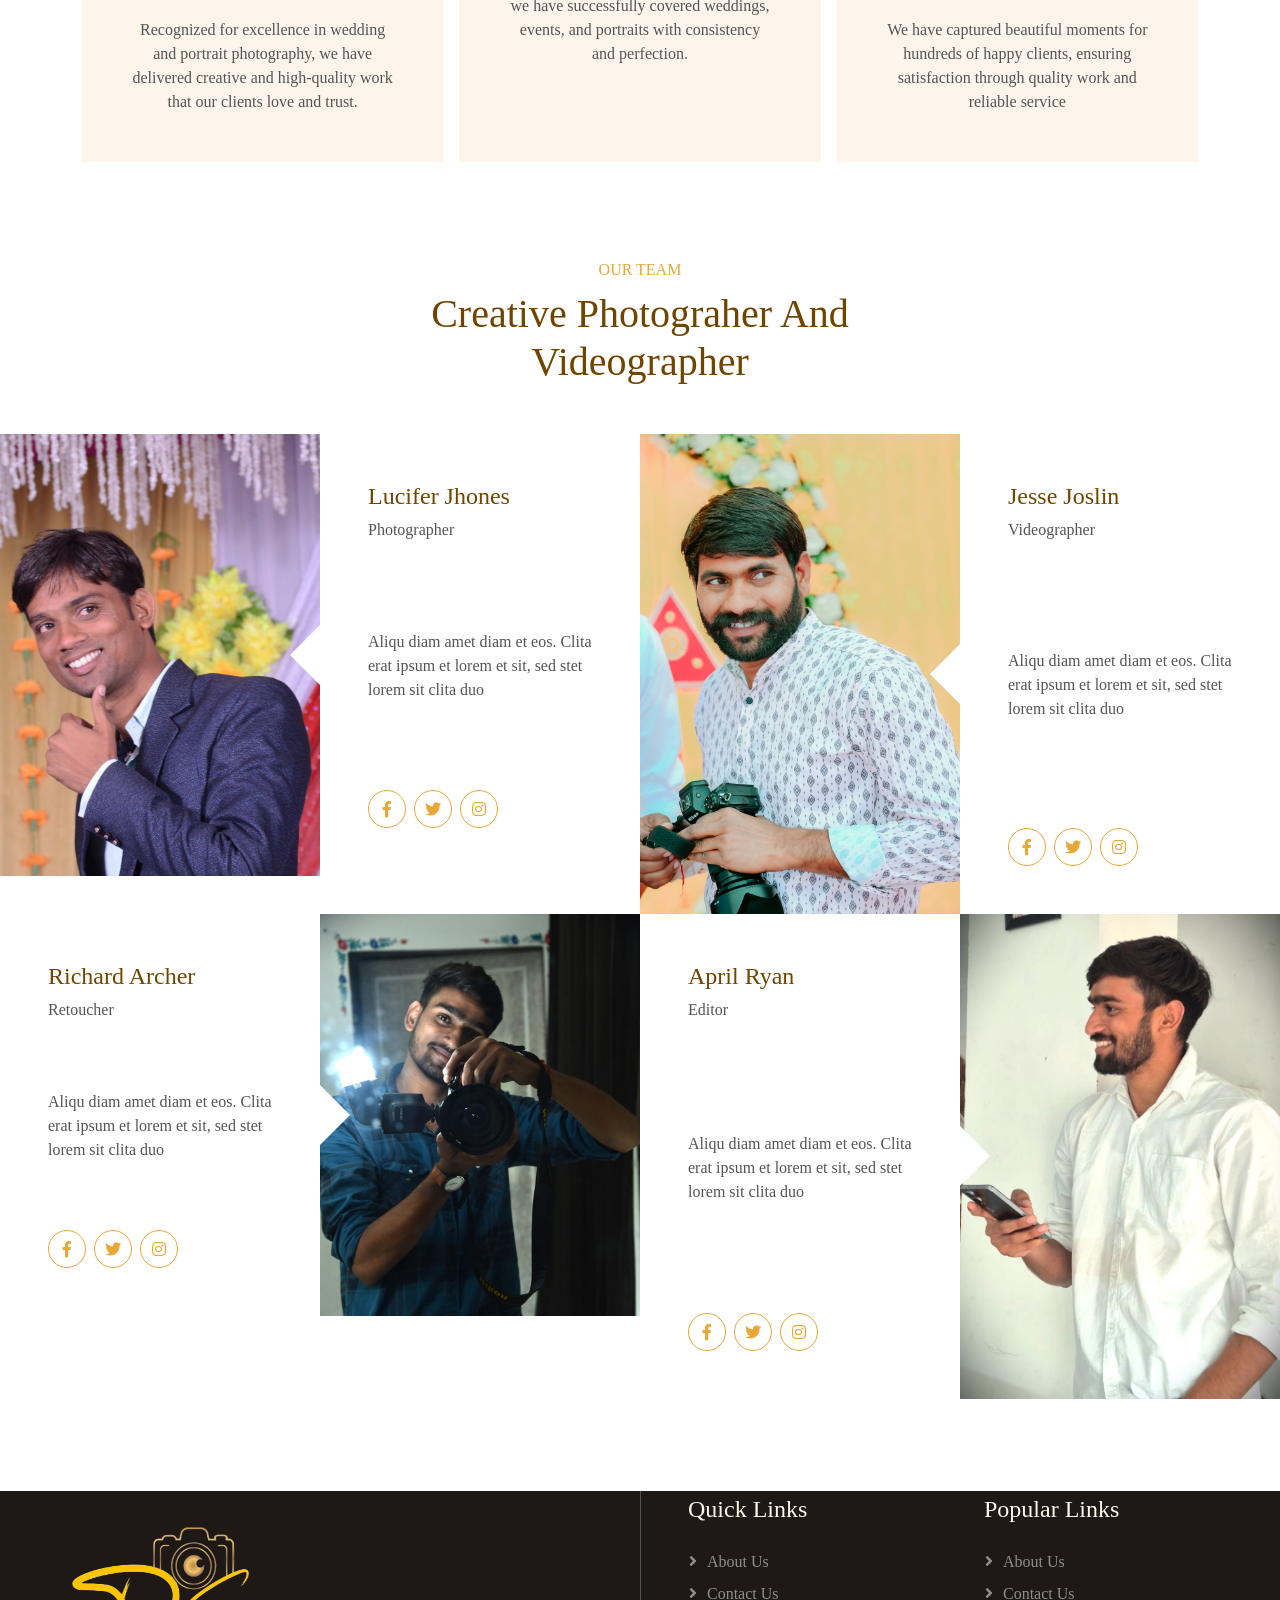
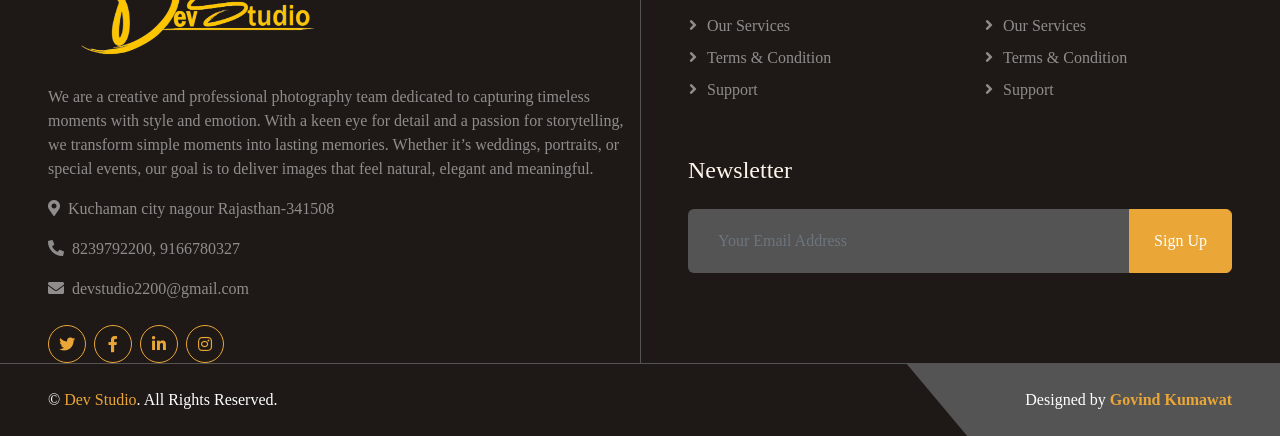
<file: about.html>
<!DOCTYPE html>
<html lang="en">

<head>
    <meta charset="utf-8">
    <title>Photozone - Photo Studio Website Template</title>
    <meta content="width=device-width, initial-scale=1.0" name="viewport">
    <meta content="" name="keywords">
    <meta content="" name="description">

    <!-- Favicon -->
    <link href="img/favicon.ico" rel="icon">

    <!-- Google Web Fonts -->
    <link rel="preconnect" href="https://fonts.googleapis.com">
    <link rel="preconnect" href="https://fonts.gstatic.com" crossorigin>
    <link href="https://fonts.googleapis.com/css2?family=Open+Sans:wght@400;500;600&family=Playfair+Display:wght@500;600;700&display=swap" rel="stylesheet"> 

    <!-- Icon Font Stylesheet -->
    <link href="https://cdnjs.cloudflare.com/ajax/libs/font-awesome/5.10.0/css/all.min.css" rel="stylesheet">
    <link href="https://cdn.jsdelivr.net/npm/bootstrap-icons@1.4.1/font/bootstrap-icons.css" rel="stylesheet">

    <!-- Libraries Stylesheet -->
    <link href="lib/animate/animate.min.css" rel="stylesheet">
    <link href="lib/owlcarousel/assets/owl.carousel.min.css" rel="stylesheet">
    <link href="lib/lightbox/css/lightbox.min.css" rel="stylesheet">

    <!-- Customized Bootstrap Stylesheet -->
    <link href="css/bootstrap.min.css" rel="stylesheet">

    <!-- Template Stylesheet -->
    <link href="css/style.css" rel="stylesheet">
</head>

<body>
    <!-- Spinner Start -->
    <div id="spinner" class="show bg-white position-fixed translate-middle w-100 vh-100 top-50 start-50 d-flex align-items-center justify-content-center">
        <div class="spinner-grow text-primary" role="status"></div>
    </div>
    <!-- Spinner End -->


    <!-- Navbar Start -->
    <nav class="navbar navbar-expand-lg bg-white navbar-light fixed-top shadow py-lg-0 px-4 px-lg-5 wow fadeIn" data-wow-delay="0.1s">
        <a href="index.html" class="navbar-brand d-block d-lg-none">
            <h1 class="text-primary">Dev Studio</h1>
        </a>
        <button type="button" class="navbar-toggler" data-bs-toggle="collapse" data-bs-target="#navbarCollapse">
            <span class="navbar-toggler-icon"></span>
        </button>
        <div class="collapse navbar-collapse justify-content-between py-4 py-lg-0" id="navbarCollapse">
            <div class="navbar-nav ms-auto py-0">
                <a href="index.html" class="nav-item nav-link">Home</a>
                <a href="about.html" class="nav-item nav-link active">About</a>
                <a href="service.html" class="nav-item nav-link">Services</a>
            </div>
            <a href="index.html" class="navbar-brand mx-3 d-none d-lg-block p-3">
    <img src="./img/Dev  - Copy-Picsart-BackgroundRemover (1).png" class="logo p-4" alt="Your internet is slow">
</a>
            <div class="navbar-nav me-auto py-0">
                <a href="project.html" class="nav-item nav-link">Projects</a>
                <div class="nav-item dropdown">
                    <a href="#" class="nav-link dropdown-toggle" data-bs-toggle="dropdown">Pages</a>
                    <div class="dropdown-menu rounded-0 shadow-sm border-0 m-0">
                        <a href="feature.html" class="dropdown-item">Features</a>
                        <a href="team.html" class="dropdown-item">Our Team</a>
                        <a href="testimonial.html" class="dropdown-item">Testimonial</a>
                        <a href="404.html" class="dropdown-item">404 Page</a>
                    </div>
                </div>
                <a href="contact.html" class="nav-item nav-link">Contact</a>
            </div>
        </div>
    </nav>
    <!-- Navbar End -->


    <!-- Header Start -->
    <div class="container-fluid hero-header bg-light py-5 mb-5">
        <div class="container py-5">
            <div class="row g-5 align-items-center">
                <div class="col-lg-6">
                    <h1 class="display-4 mb-3 animated slideInDown">About Us</h1>
                    <nav aria-label="breadcrumb animated slideInDown">
                        <ol class="breadcrumb mb-0">
                            <li class="breadcrumb-item"><a href="#">Home</a></li>
                            <li class="breadcrumb-item"><a href="#">Pages</a></li>
                            <li class="breadcrumb-item active" aria-current="page">About Us</li>
                        </ol>
                    </nav>
                </div>
                <div class="col-lg-6 animated fadeIn">
                    <div class="row g-3">
                        <div class="col-6 text-end">
                            <img class="img-fluid bg-white p-3 w-100" src="img/hero-1.jpg" alt="">
                        </div>
                        <div class="col-6">
                            <img class="img-fluid bg-white p-3 w-100" src="img/hero-2.jpg" alt="">
                        </div>
                    </div>
                </div>
            </div>
        </div>
    </div>
    <!-- Header End -->


    <!-- About Start -->
    <div class="container-xxl py-5">
        <div class="container">
            <div class="row g-5">
                <div class="col-lg-6 wow fadeInUp" data-wow-delay="0.1s">
                    <div class="row g-3 img-twice position-relative h-100">
                        <div class="col-6">
                            <img class="img-fluid bg-light p-3" src="img/about-1.jpg" alt="">
                        </div>
                        <div class="col-6 align-self-end">
                            <img class="img-fluid bg-light p-3" src="img/about-2.jpg" alt="">
                        </div>
                    </div>
                </div>
                <div class="col-lg-6 wow fadeInUp" data-wow-delay="0.5s">
                    <div class="h-100">
                        <p class="text-primary text-uppercase mb-2">About Us</p>
                        <h1 class="display-6 mb-4">We Are Creative And Professional Photographer</h1>
                        <p>We are a creative and professional photography team dedicated to capturing timeless moments with style and emotion. With a keen eye for detail and a passion for storytelling, we transform simple moments into lasting memories.</p>
                        <p> Whether it’s weddings, portraits, or special events, our goal is to deliver images that feel natural, elegant, and meaningful</p>
                        <div class="row g-2 mb-4">
                            <div class="col-sm-6">
                                <i class="fa fa-check text-primary me-3"></i>Quality Products
                            </div>
                            <div class="col-sm-6">
                                <i class="fa fa-check text-primary me-3"></i>Custom Products
                            </div>
                            <div class="col-sm-6">
                                <i class="fa fa-check text-primary me-3"></i>Online Order
                            </div>
                            <div class="col-sm-6">
                                <i class="fa fa-check text-primary me-3"></i>Home Delivery
                            </div>
                        </div>
                        <a class="btn btn-primary py-3 px-5" href="">Read More</a>
                    </div>
                </div>
            </div>
        </div>
    </div>
    <!-- About End -->


    <!-- Facts Start -->
    <div class="container-xxl py-5">
        <div class="container">
            <div class="text-center mx-auto wow fadeInUp" data-wow-delay="0.1s" style="max-width: 500px;">
                <p class="text-primary text-uppercase mb-2">Why Choose Us!</p>
                <h1 class="display-6 mb-5">The Leading Photo Studio In The Country</h1>
            </div>
            <div class="row g-3">
                <div class="col-lg-4 col-md-6 pt-lg-5 wow fadeInUp" data-wow-delay="0.1s">
                    <div class="fact-item bg-light text-center h-100 p-5">
                        <h1 class="display-2 text-primary mb-3" data-toggle="counter-up">35</h1>
                        <h4 class="mb-3">Award Winning</h4>
                        <span>Recognized for excellence in wedding and portrait photography, we have delivered creative and high-quality work that our clients love and trust.</span>
                    </div>
                </div>
                <div class="col-lg-4 col-md-6 wow fadeInUp" data-wow-delay="0.3s">
                    <div class="fact-item bg-light text-center h-100 p-5">
                        <h1 class="display-2 text-primary mb-3" data-toggle="counter-up">45</h1>
                        <h4 class="mb-3">Years Experience</h4>
                        <span>With years of professional experience, we have successfully covered weddings, events, and portraits with consistency and perfection.</span>
                    </div>
                </div>
                <div class="col-lg-4 col-md-6 pt-lg-5 wow fadeInUp" data-wow-delay="0.5s">
                    <div class="fact-item bg-light text-center h-100 p-5">
                        <h1 class="display-2 text-primary mb-3" data-toggle="counter-up">12345</h1>
                        <h4 class="mb-3">Happy Clients</h4>
                        <span>We have captured beautiful moments for hundreds of happy clients, ensuring satisfaction through quality work and reliable service</span>
                    </div>
                </div>
            </div>
        </div>
    </div>
    <!-- Facts End -->


    <!-- Team Start -->
    <div class="container-xxl px-0 py-5">
        <div class="text-center mx-auto mb-5 wow fadeInUp" data-wow-delay="0.1s" style="max-width: 500px;">
            <p class="text-primary text-uppercase mb-2">Our Team</p>
            <h1 class="display-6 mb-0">Creative Photograher And Videographer</h1>
        </div>
        <div class="row g-0">
            <div class="col-lg-6 wow fadeIn" data-wow-delay="0.1s">
                <div class="row g-0 flex-sm-row">
                    <div class="col-sm-6">
                        <div class="team-img position-relative">
                            <img class="img-fluid" src="img/team-1.jpg" alt="">
                        </div>
                    </div>
                    <div class="col-sm-6">
                        <div class="h-100 p-5 d-flex flex-column justify-content-between">
                            <div class="mb-3">
                                <h4>Lucifer Jhones</h4>
                                <span>Photographer</span>
                            </div>
                            <p>Aliqu diam amet diam et eos. Clita erat ipsum et lorem et sit, sed stet lorem sit clita duo</p>
                            <div class="d-flex">
                                <a class="btn btn-square btn-outline-primary rounded-circle me-2" href=""><i class="fab fa-facebook-f"></i></a>
                                <a class="btn btn-square btn-outline-primary rounded-circle me-2" href=""><i class="fab fa-twitter"></i></a>
                                <a class="btn btn-square btn-outline-primary rounded-circle me-2" href=""><i class="fab fa-instagram"></i></a>
                            </div>
                        </div>
                    </div>
                </div>
            </div>
            <div class="col-lg-6 wow fadeIn" data-wow-delay="0.3s">
                <div class="row g-0 flex-sm-row-reverse flex-lg-row">
                    <div class="col-sm-6">
                        <div class="team-img position-relative">
                            <img class="img-fluid" src="img/team-2.jpg" alt="">
                        </div>
                    </div>
                    <div class="col-sm-6">
                        <div class="h-100 p-5 d-flex flex-column justify-content-between">
                            <div class="mb-3">
                                <h4>Jesse Joslin</h4>
                                <span>Videographer</span>
                            </div>
                            <p>Aliqu diam amet diam et eos. Clita erat ipsum et lorem et sit, sed stet lorem sit clita duo</p>
                            <div class="d-flex">
                                <a class="btn btn-square btn-outline-primary rounded-circle me-2" href=""><i class="fab fa-facebook-f"></i></a>
                                <a class="btn btn-square btn-outline-primary rounded-circle me-2" href=""><i class="fab fa-twitter"></i></a>
                                <a class="btn btn-square btn-outline-primary rounded-circle me-2" href=""><i class="fab fa-instagram"></i></a>
                            </div>
                        </div>
                    </div>
                </div>
            </div>
            <div class="col-lg-6 wow fadeIn" data-wow-delay="0.1s">
                <div class="row g-0 flex-lg-row-reverse">
                    <div class="col-sm-6">
                        <div class="team-img position-relative">
                            <img class="img-fluid" src="img/team-3.jpg" alt="">
                        </div>
                    </div>
                    <div class="col-sm-6">
                        <div class="h-100 p-5 d-flex flex-column justify-content-between">
                            <div class="mb-3">
                                <h4>Richard Archer</h4>
                                <span>Retoucher</span>
                            </div>
                            <p>Aliqu diam amet diam et eos. Clita erat ipsum et lorem et sit, sed stet lorem sit clita duo</p>
                            <div class="d-flex">
                                <a class="btn btn-square btn-outline-primary rounded-circle me-2" href=""><i class="fab fa-facebook-f"></i></a>
                                <a class="btn btn-square btn-outline-primary rounded-circle me-2" href=""><i class="fab fa-twitter"></i></a>
                                <a class="btn btn-square btn-outline-primary rounded-circle me-2" href=""><i class="fab fa-instagram"></i></a>
                            </div>
                        </div>
                    </div>
                </div>
            </div>
            <div class="col-lg-6 wow fadeIn" data-wow-delay="0.3s">
                <div class="row g-0 flex-sm-row-reverse">
                    <div class="col-sm-6">
                        <div class="team-img position-relative">
                            <img class="img-fluid" src="img/team-4.jpg" alt="">
                        </div>
                    </div>
                    <div class="col-sm-6">
                        <div class="h-100 p-5 d-flex flex-column justify-content-between">
                            <div class="mb-3">
                                <h4>April Ryan</h4>
                                <span>Editor</span>
                            </div>
                            <p>Aliqu diam amet diam et eos. Clita erat ipsum et lorem et sit, sed stet lorem sit clita duo</p>
                            <div class="d-flex">
                                <a class="btn btn-square btn-outline-primary rounded-circle me-2" href=""><i class="fab fa-facebook-f"></i></a>
                                <a class="btn btn-square btn-outline-primary rounded-circle me-2" href=""><i class="fab fa-twitter"></i></a>
                                <a class="btn btn-square btn-outline-primary rounded-circle me-2" href=""><i class="fab fa-instagram"></i></a>
                            </div>
                        </div>
                    </div>
                </div>
            </div>
        </div>
    </div>
    <!-- Team End -->


    <!-- Footer Start -->
    <div class="container-fluid footer position-relative bg-dark text-white-50 mt-5 px-lg-5 wow fadeIn" data-wow-delay="0.1s">
            <div class="row g-1">
                <div class="col-lg-6">
                 <a href="index.html" class="navbar-brand d-none d-lg-block">
    <img src="./img/Dev  - Copy-Picsart-BackgroundRemover (1).png" width="290px" height="180px" class="p-4" alt="Your internet is slow">
</a>  
                <p>We are a creative and professional photography team dedicated to capturing timeless moments
                            with style and emotion.
                            With a keen eye for detail and a passion for storytelling, we transform simple moments into
                            lasting memories. Whether it’s weddings, portraits, or special events, our goal is to
                            deliver images that feel natural, elegant and meaningful.</p>
                <p><i class="fa fa-map-marker-alt me-2"></i>Kuchaman city   nagour Rajasthan-341508</p>
                <p><i class="fa fa-phone-alt me-2"></i>8239792200, 9166780327</p>
                <p><i class="fa fa-envelope me-2"></i>devstudio2200@gmail.com</p>
                <div class="d-flex justify-content-start mt-4">
                    <a class="btn btn-square btn-outline-primary rounded-circle me-2" href="#"><i class="fab fa-twitter"></i></a>
                    <a class="btn btn-square btn-outline-primary rounded-circle me-2" href="#"><i class="fab fa-facebook-f"></i></a>
                    <a class="btn btn-square btn-outline-primary rounded-circle me-2" href="#"><i class="fab fa-linkedin-in"></i></a>
                    <a class="btn btn-square btn-outline-primary rounded-circle me-2" href="#"><i class="fab fa-instagram"></i></a>
                </div>
            </div>
            <div class="col-lg-6 ps-lg-5">
                <div class="row g-5">
                    <div class="col-sm-6">
                        <h4 class="text-light mb-4">Quick Links</h4>
                        <a class="btn btn-link" href="">About Us</a>
                        <a class="btn btn-link" href="">Contact Us</a>
                        <a class="btn btn-link" href="">Our Services</a>
                        <a class="btn btn-link" href="">Terms & Condition</a>
                        <a class="btn btn-link" href="">Support</a>
                    </div>
                    <div class="col-sm-6">
                        <h4 class="text-light mb-4">Popular Links</h4>
                        <a class="btn btn-link" href="">About Us</a>
                        <a class="btn btn-link" href="">Contact Us</a>
                        <a class="btn btn-link" href="">Our Services</a>
                        <a class="btn btn-link" href="">Terms & Condition</a>
                        <a class="btn btn-link" href="">Support</a>
                    </div>
                    <div class="col-sm-12">
                        <h4 class="text-light mb-4">Newsletter</h4>
                        <div class="w-100">
                            <div class="input-group">
                                <input type="text" class="form-control border-0 bg-secondary" style="padding: 20px 30px;" placeholder="Your Email Address"><button class="btn btn-primary px-4">Sign Up</button>
                            </div>
                        </div>
                    </div>
                </div>
            </div>
        </div>
    </div>
    <!-- Footer End -->


    <!-- Copyright Start -->
    <div class="container-fluid bg-dark text-white border-top border-secondary px-0">
        <div class="d-flex flex-column flex-md-row justify-content-between">
            <div class="py-4 px-5 text-center text-md-start">
                <p class="mb-0">&copy; <a class="text-primary" href="#">Dev Studio</a>. All Rights Reserved.</p>
            </div>
            <div class="py-4 px-5 bg-secondary footer-shape position-relative text-center text-md-end">
                <!--/*** This template is free as long as you keep the footer author’s credit link/attribution link/backlink. If you'd like to use the template without the footer author’s credit link/attribution link/backlink, you can purchase the Credit Removal License from "https://htmlcodex.com/credit-removal". Thank you for your support. ***/-->
                <p class="mb-0">Designed by <a class="text-primary fw-bold" href="https://htmlcodex.com">Govind Kumawat </a></p>
            </div>
        </div>
    </div>
    <!-- Copyright End -->


    <!-- Back to Top -->
    <a href="#" class="btn btn-lg btn-primary btn-lg-square rounded-circle back-to-top"><i class="bi bi-arrow-up"></i></a>


    <!-- JavaScript Libraries -->
    <script src="https://code.jquery.com/jquery-3.4.1.min.js"></script>
    <script src="https://cdn.jsdelivr.net/npm/bootstrap@5.0.0/dist/js/bootstrap.bundle.min.js"></script>
    <script src="lib/wow/wow.min.js"></script>
    <script src="lib/easing/easing.min.js"></script>
    <script src="lib/waypoints/waypoints.min.js"></script>
    <script src="lib/counterup/counterup.min.js"></script>
    <script src="lib/owlcarousel/owl.carousel.min.js"></script>
    <script src="lib/lightbox/js/lightbox.min.js"></script>

    <!-- Template Javascript -->
    <script src="js/main.js"></script>
</body>

</html>
</file>
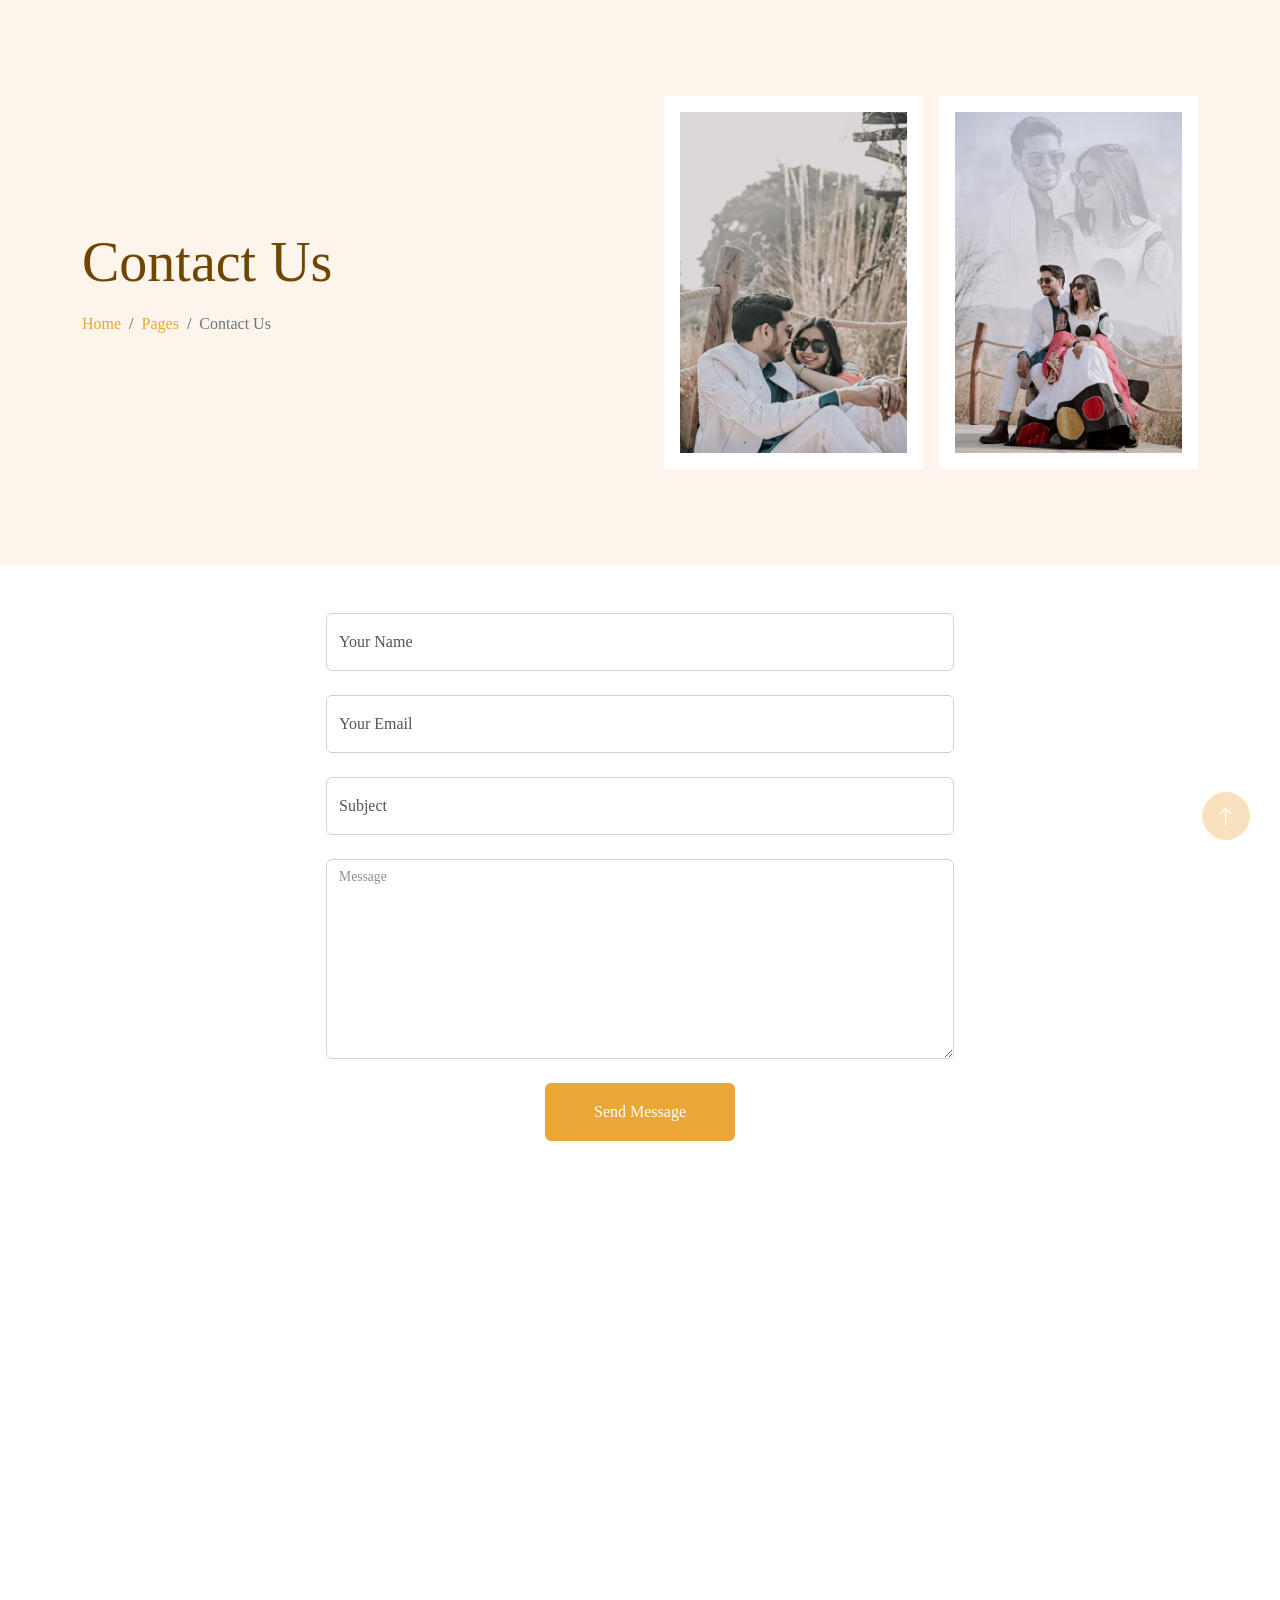
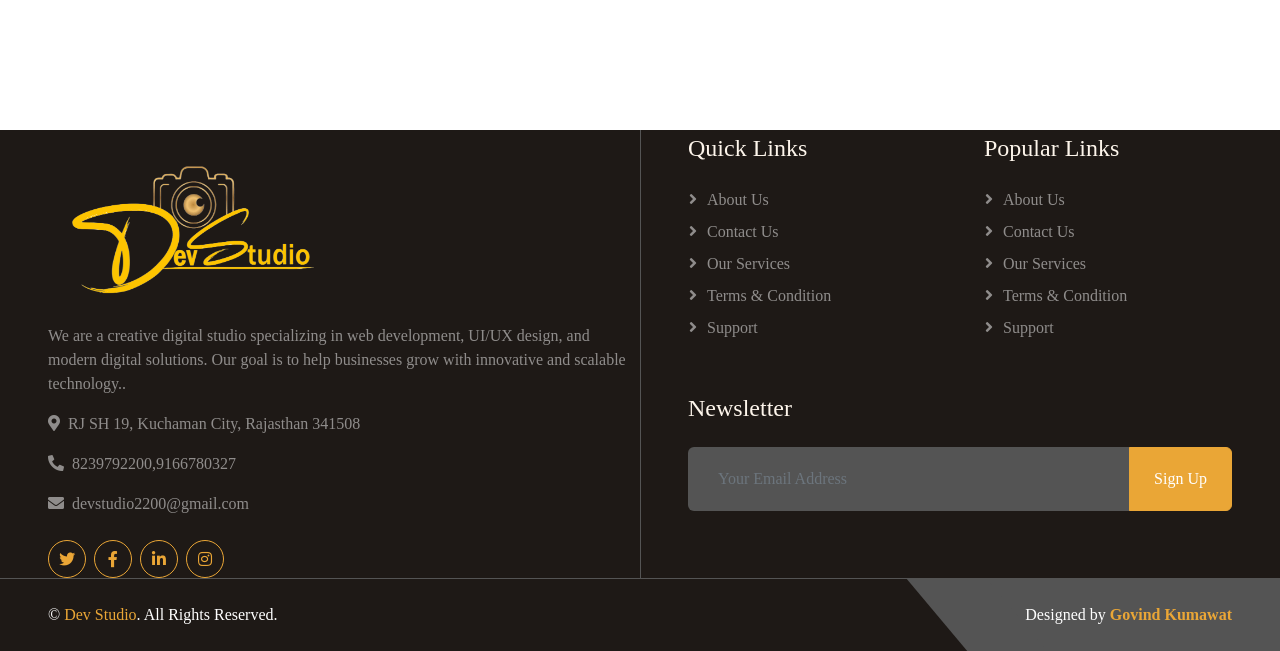
<file: contact.html>
<!DOCTYPE html>
    <html lang="en">

    <head>
        <meta charset="utf-8">
        <title>Dev Studio - Photo Studio Website Template</title>
        <meta content="width=device-width, initial-scale=1.0" name="viewport">
        <meta content="" name="keywords">
        <meta content="" name="description">

        <!-- Favicon -->
        <link href="img/favicon.ico" rel="icon">

        <!-- Google Web Fonts -->
        <link rel="preconnect" href="https://fonts.googleapis.com">
        <link rel="preconnect" href="https://fonts.gstatic.com" crossorigin>
        <link href="https://fonts.googleapis.com/css2?family=Open+Sans:wght@400;500;600&family=Playfair+Display:wght@500;600;700&display=swap" rel="stylesheet"> 

        <!-- Icon Font Stylesheet -->
        <link href="https://cdnjs.cloudflare.com/ajax/libs/font-awesome/5.10.0/css/all.min.css" rel="stylesheet">
        <link href="https://cdn.jsdelivr.net/npm/bootstrap-icons@1.4.1/font/bootstrap-icons.css" rel="stylesheet">

        <!-- Libraries Stylesheet -->
        <link href="lib/animate/animate.min.css" rel="stylesheet">
        <link href="lib/owlcarousel/assets/owl.carousel.min.css" rel="stylesheet">
        <link href="lib/lightbox/css/lightbox.min.css" rel="stylesheet">

        <!-- Customized Bootstrap Stylesheet -->
        <link href="css/bootstrap.min.css" rel="stylesheet">

        <!-- Template Stylesheet -->
        <link href="css/style.css" rel="stylesheet">
    </head>

    <body>
        <!-- Spinner Start -->
        <div id="spinner" class="show bg-white position-fixed translate-middle w-100 vh-100 top-50 start-50 d-flex align-items-center justify-content-center">
            <div class="spinner-grow text-primary" role="status"></div>
        </div>
        <!-- Spinner End -->


        <!-- Navbar Start -->
<nav class="navbar navbar-expand-lg bg-white navbar-light fixed-top shadow py-lg-0 px-4 px-lg-5 wow fadeIn" data-wow-delay="0.1s">
        <a href="index.html" class="navbar-brand d-block d-lg-none">
            <h1 class="text-primary">Dev Studio</h1>
        </a>
        <button type="button" class="navbar-toggler" data-bs-toggle="collapse" data-bs-target="#navbarCollapse">
            <span class="navbar-toggler-icon"></span>
        </button>
        <div class="collapse navbar-collapse justify-content-between py-4 py-lg-0" id="navbarCollapse">
            <div class="navbar-nav ms-auto py-0">
                <a href="index.html" class="nav-item nav-link">Home</a>
                <a href="about.html" class="nav-item nav-link active">About</a>
                <a href="service.html" class="nav-item nav-link">Services</a>
            </div>
            <a href="index.html" class="navbar-brand mx-3 d-none d-lg-block p-3">
    <img src="./img/Dev  - Copy-Picsart-BackgroundRemover (1).png" class="logo p-4" alt="Your internet is slow">
</a>
            <div class="navbar-nav me-auto py-0">
                <a href="project.html" class="nav-item nav-link">Projects</a>
                <div class="nav-item dropdown">
                    <a href="#" class="nav-link dropdown-toggle" data-bs-toggle="dropdown">Pages</a>
                    <div class="dropdown-menu rounded-0 shadow-sm border-0 m-0">
                        <a href="feature.html" class="dropdown-item">Features</a>
                        <a href="team.html" class="dropdown-item">Our Team</a>
                        <a href="testimonial.html" class="dropdown-item">Testimonial</a>
                        <a href="404.html" class="dropdown-item">404 Page</a>
                    </div>
                </div>
                <a href="contact.html" class="nav-item nav-link">Contact</a>
            </div>
        </div>
    </nav>        <!-- Navbar End -->


        <!-- Header Start -->
        <div class="container-fluid hero-header bg-light py-5 mb-5">
            <div class="container py-5">
                <div class="row g-5 align-items-center">
                    <div class="col-lg-6">
                        <h1 class="display-4 mb-3 animated slideInDown">Contact Us</h1>
                        <nav aria-label="breadcrumb animated slideInDown">
                            <ol class="breadcrumb mb-0">
                                <li class="breadcrumb-item"><a href="#">Home</a></li>
                                <li class="breadcrumb-item"><a href="#">Pages</a></li>
                                <li class="breadcrumb-item active" aria-current="page">Contact Us</li>
                            </ol>
                        </nav>
                    </div>
                    <div class="col-lg-6 animated fadeIn">
                        <div class="row g-3">
                            <div class="col-6 text-end">
                                <img class="img-fluid bg-white p-3 w-100" src="img/hero-1.jpg" alt="">
                            </div>
                            <div class="col-6">
                                <img class="img-fluid bg-white p-3 w-100" src="img/hero-2.jpg" alt="">
                            </div>
                        </div>
                    </div>
                </div>
            </div>
        </div>
        <!-- Header End -->


        <!-- Contact Start -->

<form method="POST" action="http://127.0.0.1:5000/contact">
    <div class="row g-4 d-flex flex-column justify-content-center align-items-center">        
        <div class="col-md-3 w-50">
            <div class="form-floating">
                <input type="text" class="form-control" id="name" name="name" placeholder="Your Name">
                <label for="name">Your Name</label>
            </div>
        </div>

        <div class="col-md-3 w-50">
            <div class="form-floating">
                <input type="email" class="form-control" id="email" name="email" placeholder="Your Email">
                <label for="email">Your Email</label>
            </div>
        </div>

        <div class="col-md-8 w-50">
            <div class="form-floating">
                <input type="text" class="form-control" id="subject" name="subject" placeholder="Subject">
                <label for="subject">Subject</label>
            </div>
        </div>

        <div class="col-md-8 w-50">
            <div class="form-floating">
                <textarea class="form-control" id="message" name="message" style="height: 200px"></textarea>
                <label for="message">Message</label>
            </div>
        </div>

        <div class="col-md-8 text-center">
            <button class="btn btn-primary py-3 px-5" type="submit">
                Send Message
            </button>
        </div>
    </div>
</form>



        <!-- Contact End -->


        <!-- Google Map Start -->
<div class="container-xxl py-5 px-0 wow fadeInUp" data-wow-delay="0.1s">
    <iframe 
        class="w-100 mb-n2"
        style="height: 450px; border:0;"
        src="https://www.google.com/maps/embed?pb=!1m18!1m12!1m3!1d3565.257910742375!2d74.8735974753787!3d27.15000787652857!2m3!1f0!2f0!3f0!3m2!1i1024!2i768!4f13.1!3m3!1m2!1s0x396b7ed368fb04cb%3A0xb0d5ac7a34dbd41b!2sDev%20Studio%20%26%20Movies!5e0!3m2!1sen!2sin!4v1705840000000"
        allowfullscreen=""
        loading="lazy"
        referrerpolicy="no-referrer-when-downgrade">
    </iframe>
</div>

        <!-- Google Map End -->


        <!-- Footer Start -->
        <div class="container-fluid footer position-relative bg-dark text-white-50 mt-5 px-lg-5 wow fadeIn" data-wow-delay="0.1s">
            <div class="row g-1">
                <div class="col-lg-6">
                 <a href="index.html" class="navbar-brand d-none d-lg-block">
    <img src="./img/Dev  - Copy-Picsart-BackgroundRemover (1).png" width="290px" height="180px" class="p-4" alt="Your internet is slow">
</a>
                      <p>We are a creative digital studio specializing in web development, UI/UX design, and modern digital solutions. Our goal is to help businesses grow with innovative and scalable technology..</p>
                <p><i class="fa fa-map-marker-alt me-2"></i>RJ SH 19, Kuchaman City, Rajasthan 341508</p>
                <p><i class="fa fa-phone-alt me-2"></i>8239792200,9166780327</p>
                <p><i class="fa fa-envelope me-2"></i>devstudio2200@gmail.com</p>
                    <div class="d-flex justify-content-start mt-4">
                        <a class="btn btn-square btn-outline-primary rounded-circle me-2" href="#"><i class="fab fa-twitter"></i></a>
                        <a class="btn btn-square btn-outline-primary rounded-circle me-2" href="#"><i class="fab fa-facebook-f"></i></a>
                        <a class="btn btn-square btn-outline-primary rounded-circle me-2" href="#"><i class="fab fa-linkedin-in"></i></a>
                        <a class="btn btn-square btn-outline-primary rounded-circle me-2" href="#"><i class="fab fa-instagram"></i></a>
                    </div>
                </div>
                <div class="col-lg-6 ps-lg-5">
                    <div class="row g-5">
                        <div class="col-sm-6">
                            <h4 class="text-light mb-4">Quick Links</h4>
                            <a class="btn btn-link" href="">About Us</a>
                            <a class="btn btn-link" href="">Contact Us</a>
                            <a class="btn btn-link" href="">Our Services</a>
                            <a class="btn btn-link" href="">Terms & Condition</a>
                            <a class="btn btn-link" href="">Support</a>
                        </div>
                        <div class="col-sm-6">
                            <h4 class="text-light mb-4">Popular Links</h4>
                            <a class="btn btn-link" href="">About Us</a>
                            <a class="btn btn-link" href="">Contact Us</a>
                            <a class="btn btn-link" href="">Our Services</a>
                            <a class="btn btn-link" href="">Terms & Condition</a>
                            <a class="btn btn-link" href="">Support</a>
                        </div>
                        <div class="col-sm-12">
                            <h4 class="text-light mb-4">Newsletter</h4>
                            <div class="w-100">
                                <div class="input-group">
                                    <input type="text" class="form-control border-0 bg-secondary" style="padding: 20px 30px;" placeholder="Your Email Address"><button class="btn btn-primary px-4">Sign Up</button>
                                </div>
                            </div>
                        </div>
                    </div>
                </div>
            </div>
        </div>
        <!-- Footer End -->


        <!-- Copyright Start -->
        <div class="container-fluid bg-dark text-white border-top border-secondary px-0">
            <div class="d-flex flex-column flex-md-row justify-content-between">
                <div class="py-4 px-5 text-center text-md-start">
                     <p class="mb-0">&copy; <a class="text-primary" href="#">Dev Studio</a>. All Rights Reserved.</p>
            </div>
            <div class="py-4 px-5 bg-secondary footer-shape position-relative text-center text-md-end">
                <!--/*** This template is free as long as you keep the footer author’s credit link/attribution link/backlink. If you'd like to use the template without the footer author’s credit link/attribution link/backlink, you can purchase the Credit Removal License from "https://htmlcodex.com/credit-removal". Thank you for your support. ***/-->
                <p class="mb-0">Designed by <a class="text-primary fw-bold" href="https://htmlcodex.com">Govind Kumawat </a></p>
                </div>
            </div>
        </div>
        <!-- Copyright End -->


        <!-- Back to Top -->
        <a href="#" class="btn btn-lg btn-primary btn-lg-square rounded-circle back-to-top"><i class="bi bi-arrow-up"></i></a>


        <!-- JavaScript Libraries -->
        <script src="https://code.jquery.com/jquery-3.4.1.min.js"></script>
        <script src="https://cdn.jsdelivr.net/npm/bootstrap@5.0.0/dist/js/bootstrap.bundle.min.js"></script>
        <script src="lib/wow/wow.min.js"></script>
        <script src="lib/easing/easing.min.js"></script>
        <script src="lib/waypoints/waypoints.min.js"></script>
        <script src="lib/counterup/counterup.min.js"></script>
        <script src="lib/owlcarousel/owl.carousel.min.js"></script>
        <script src="lib/lightbox/js/lightbox.min.js"></script>

        <!-- Template Javascript -->
        <script src="js/main.js"></script>
    </body>

    </html>
</file>
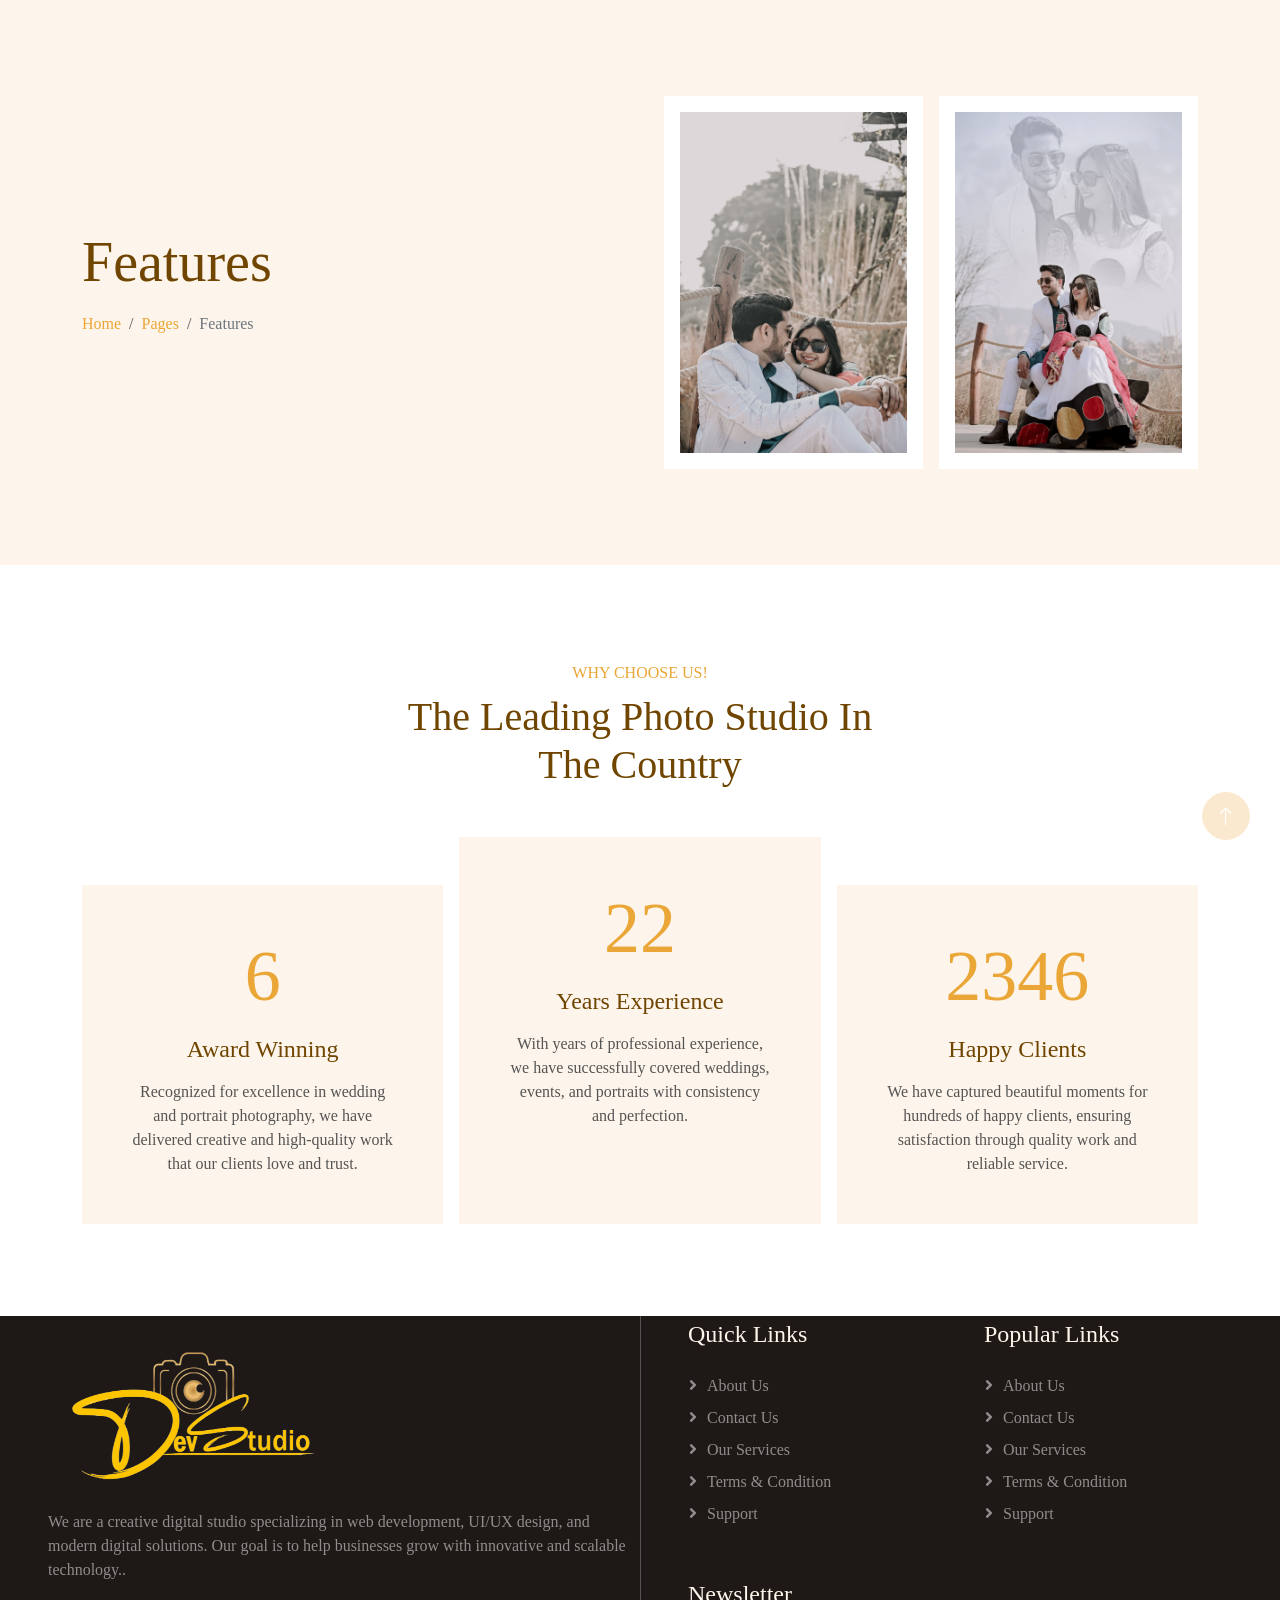
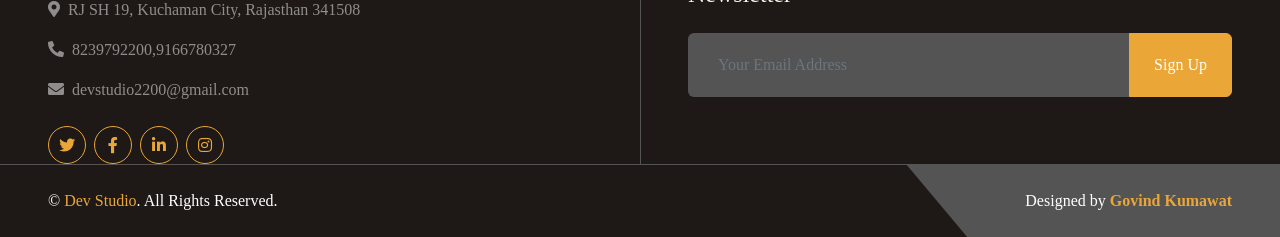
<file: feature.html>
<!DOCTYPE html>
<html lang="en">

<head>
    <meta charset="utf-8">
    <title>Dev Studio - Photo Studio Website Template</title>
    <meta content="width=device-width, initial-scale=1.0" name="viewport">
    <meta content="" name="keywords">
    <meta content="" name="description">

    <!-- Favicon -->
    <link href="img/favicon.ico" rel="icon">

    <!-- Google Web Fonts -->
    <link rel="preconnect" href="https://fonts.googleapis.com">
    <link rel="preconnect" href="https://fonts.gstatic.com" crossorigin>
    <link href="https://fonts.googleapis.com/css2?family=Open+Sans:wght@400;500;600&family=Playfair+Display:wght@500;600;700&display=swap" rel="stylesheet"> 

    <!-- Icon Font Stylesheet -->
    <link href="https://cdnjs.cloudflare.com/ajax/libs/font-awesome/5.10.0/css/all.min.css" rel="stylesheet">
    <link href="https://cdn.jsdelivr.net/npm/bootstrap-icons@1.4.1/font/bootstrap-icons.css" rel="stylesheet">

    <!-- Libraries Stylesheet -->
    <link href="lib/animate/animate.min.css" rel="stylesheet">
    <link href="lib/owlcarousel/assets/owl.carousel.min.css" rel="stylesheet">
    <link href="lib/lightbox/css/lightbox.min.css" rel="stylesheet">

    <!-- Customized Bootstrap Stylesheet -->
    <link href="css/bootstrap.min.css" rel="stylesheet">

    <!-- Template Stylesheet -->
    <link href="css/style.css" rel="stylesheet">
</head>

<body>
    <!-- Spinner Start -->
    <div id="spinner" class="show bg-white position-fixed translate-middle w-100 vh-100 top-50 start-50 d-flex align-items-center justify-content-center">
        <div class="spinner-grow text-primary" role="status"></div>
    </div>
    <!-- Spinner End -->


    <!-- Navbar Start -->
   <nav class="navbar navbar-expand-lg bg-white navbar-light fixed-top shadow py-lg-0 px-4 px-lg-5 wow fadeIn" data-wow-delay="0.1s">
        <a href="index.html" class="navbar-brand d-block d-lg-none">
            <h1 class="text-primary">Dev Studio</h1>
        </a>
        <button type="button" class="navbar-toggler" data-bs-toggle="collapse" data-bs-target="#navbarCollapse">
            <span class="navbar-toggler-icon"></span>
        </button>
        <div class="collapse navbar-collapse justify-content-between py-4 py-lg-0" id="navbarCollapse">
            <div class="navbar-nav ms-auto py-0">
                <a href="index.html" class="nav-item nav-link">Home</a>
                <a href="about.html" class="nav-item nav-link active">About</a>
                <a href="service.html" class="nav-item nav-link">Services</a>
            </div>
            <a href="index.html" class="navbar-brand mx-3 d-none d-lg-block p-3">
    <img src="./img/Dev  - Copy-Picsart-BackgroundRemover (1).png" class="logo p-4" alt="Your internet is slow">
</a>
            <div class="navbar-nav me-auto py-0">
                <a href="project.html" class="nav-item nav-link">Projects</a>
                <div class="nav-item dropdown">
                    <a href="#" class="nav-link dropdown-toggle" data-bs-toggle="dropdown">Pages</a>
                    <div class="dropdown-menu rounded-0 shadow-sm border-0 m-0">
                        <a href="feature.html" class="dropdown-item">Features</a>
                        <a href="team.html" class="dropdown-item">Our Team</a>
                        <a href="testimonial.html" class="dropdown-item">Testimonial</a>
                        <a href="404.html" class="dropdown-item">404 Page</a>
                    </div>
                </div>
                <a href="contact.html" class="nav-item nav-link">Contact</a>
            </div>
        </div>
    </nav>    <!-- Navbar End -->


    <!-- Header Start -->
    <div class="container-fluid hero-header bg-light py-5 mb-5">
        <div class="container py-5">
            <div class="row g-5 align-items-center">
                <div class="col-lg-6">
                    <h1 class="display-4 mb-3 animated slideInDown">Features</h1>
                    <nav aria-label="breadcrumb animated slideInDown">
                        <ol class="breadcrumb mb-0">
                            <li class="breadcrumb-item"><a href="#">Home</a></li>
                            <li class="breadcrumb-item"><a href="#">Pages</a></li>
                            <li class="breadcrumb-item active" aria-current="page">Features</li>
                        </ol>
                    </nav>
                </div>
                <div class="col-lg-6 animated fadeIn">
                    <div class="row g-3">
                        <div class="col-6 text-end">
                            <img class="img-fluid bg-white p-3 w-100" src="img/hero-1.jpg" alt="">
                        </div>
                        <div class="col-6">
                            <img class="img-fluid bg-white p-3 w-100" src="img/hero-2.jpg" alt="">
                        </div>
                    </div>
                </div>
            </div>
        </div>
    </div>
    <!-- Header End -->


    <!-- Facts Start -->
    <div class="container-xxl py-5">
        <div class="container">
            <div class="text-center mx-auto wow fadeInUp" data-wow-delay="0.1s" style="max-width: 500px;">
                <p class="text-primary text-uppercase mb-2">Why Choose Us!</p>
                <h1 class="display-6 mb-5">The Leading Photo Studio In The Country</h1>
            </div>
            <div class="row g-3">
                <div class="col-lg-4 col-md-6 pt-lg-5 wow fadeInUp" data-wow-delay="0.1s">
                    <div class="fact-item bg-light text-center h-100 p-5">
                        <h1 class="display-2 text-primary mb-3" data-toggle="counter-up">35</h1>
                        <h4 class="mb-3">Award Winning</h4>
                        <span>Recognized for excellence in wedding and portrait photography, we have delivered creative and high-quality work that our clients love and trust.</span>
                    </div>
                </div>
                <div class="col-lg-4 col-md-6 wow fadeInUp" data-wow-delay="0.3s">
                    <div class="fact-item bg-light text-center h-100 p-5">
                        <h1 class="display-2 text-primary mb-3" data-toggle="counter-up">45</h1>
                        <h4 class="mb-3">Years Experience</h4>
                        <span>With years of professional experience, we have successfully covered weddings, events, and portraits with consistency and perfection.</span>
                    </div>
                </div>
                <div class="col-lg-4 col-md-6 pt-lg-5 wow fadeInUp" data-wow-delay="0.5s">
                    <div class="fact-item bg-light text-center h-100 p-5">
                        <h1 class="display-2 text-primary mb-3" data-toggle="counter-up">12345</h1>
                        <h4 class="mb-3">Happy Clients</h4>
                        <span>We have captured beautiful moments for hundreds of happy clients, ensuring satisfaction through quality work and reliable service.</span>
                    </div>
                </div>
            </div>
        </div>
    </div>
    <!-- Facts End -->


    <!-- Footer Start -->
   <div class="container-fluid footer position-relative bg-dark text-white-50 mt-5 px-lg-5 wow fadeIn" data-wow-delay="0.1s">
            <div class="row g-1">
                <div class="col-lg-6">
                 <a href="index.html" class="navbar-brand d-none d-lg-block">
    <img src="./img/Dev  - Copy-Picsart-BackgroundRemover (1).png" width="290px" height="180px" class="p-4" alt="Your internet is slow">
</a>
                 <p>We are a creative digital studio specializing in web development, UI/UX design, and modern digital solutions. Our goal is to help businesses grow with innovative and scalable technology..</p>
                <p><i class="fa fa-map-marker-alt me-2"></i>RJ SH 19, Kuchaman City, Rajasthan 341508</p>
                <p><i class="fa fa-phone-alt me-2"></i>8239792200,9166780327</p>
                <p><i class="fa fa-envelope me-2"></i>devstudio2200@gmail.com</p>
                <div class="d-flex justify-content-start mt-4">
                    <a class="btn btn-square btn-outline-primary rounded-circle me-2" href="#"><i class="fab fa-twitter"></i></a>
                    <a class="btn btn-square btn-outline-primary rounded-circle me-2" href="#"><i class="fab fa-facebook-f"></i></a>
                    <a class="btn btn-square btn-outline-primary rounded-circle me-2" href="#"><i class="fab fa-linkedin-in"></i></a>
                    <a class="btn btn-square btn-outline-primary rounded-circle me-2" href="#"><i class="fab fa-instagram"></i></a>
                </div>
            </div>
            <div class="col-lg-6 ps-lg-5">
                <div class="row g-5">
                    <div class="col-sm-6">
                        <h4 class="text-light mb-4">Quick Links</h4>
                        <a class="btn btn-link" href="">About Us</a>
                        <a class="btn btn-link" href="">Contact Us</a>
                        <a class="btn btn-link" href="">Our Services</a>
                        <a class="btn btn-link" href="">Terms & Condition</a>
                        <a class="btn btn-link" href="">Support</a>
                    </div>
                    <div class="col-sm-6">
                        <h4 class="text-light mb-4">Popular Links</h4>
                        <a class="btn btn-link" href="">About Us</a>
                        <a class="btn btn-link" href="">Contact Us</a>
                        <a class="btn btn-link" href="">Our Services</a>
                        <a class="btn btn-link" href="">Terms & Condition</a>
                        <a class="btn btn-link" href="">Support</a>
                    </div>
                    <div class="col-sm-12">
                        <h4 class="text-light mb-4">Newsletter</h4>
                        <div class="w-100">
                            <div class="input-group">
                                <input type="text" class="form-control border-0 bg-secondary" style="padding: 20px 30px;" placeholder="Your Email Address"><button class="btn btn-primary px-4">Sign Up</button>
                            </div>
                        </div>
                    </div>
                </div>
            </div>
        </div>
    </div>
    <!-- Footer End -->


    <!-- Copyright Start -->
    <div class="container-fluid bg-dark text-white border-top border-secondary px-0">
        <div class="d-flex flex-column flex-md-row justify-content-between">
            <div class="py-4 px-5 text-center text-md-start">
                 <p class="mb-0">&copy; <a class="text-primary" href="#">Dev Studio</a>. All Rights Reserved.</p>
            </div>
            <div class="py-4 px-5 bg-secondary footer-shape position-relative text-center text-md-end">
                <!--/*** This template is free as long as you keep the footer author’s credit link/attribution link/backlink. If you'd like to use the template without the footer author’s credit link/attribution link/backlink, you can purchase the Credit Removal License from "https://htmlcodex.com/credit-removal". Thank you for your support. ***/-->
                <p class="mb-0">Designed by <a class="text-primary fw-bold" href="https://htmlcodex.com">Govind Kumawat </a></p>
            </div>
        </div>
    </div>
    <!-- Copyright End -->


    <!-- Back to Top -->
    <a href="#" class="btn btn-lg btn-primary btn-lg-square rounded-circle back-to-top"><i class="bi bi-arrow-up"></i></a>


    <!-- JavaScript Libraries -->
    <script src="https://code.jquery.com/jquery-3.4.1.min.js"></script>
    <script src="https://cdn.jsdelivr.net/npm/bootstrap@5.0.0/dist/js/bootstrap.bundle.min.js"></script>
    <script src="lib/wow/wow.min.js"></script>
    <script src="lib/easing/easing.min.js"></script>
    <script src="lib/waypoints/waypoints.min.js"></script>
    <script src="lib/counterup/counterup.min.js"></script>
    <script src="lib/owlcarousel/owl.carousel.min.js"></script>
    <script src="lib/lightbox/js/lightbox.min.js"></script>

    <!-- Template Javascript -->
    <script src="js/main.js"></script>
</body>

</html>
</file>
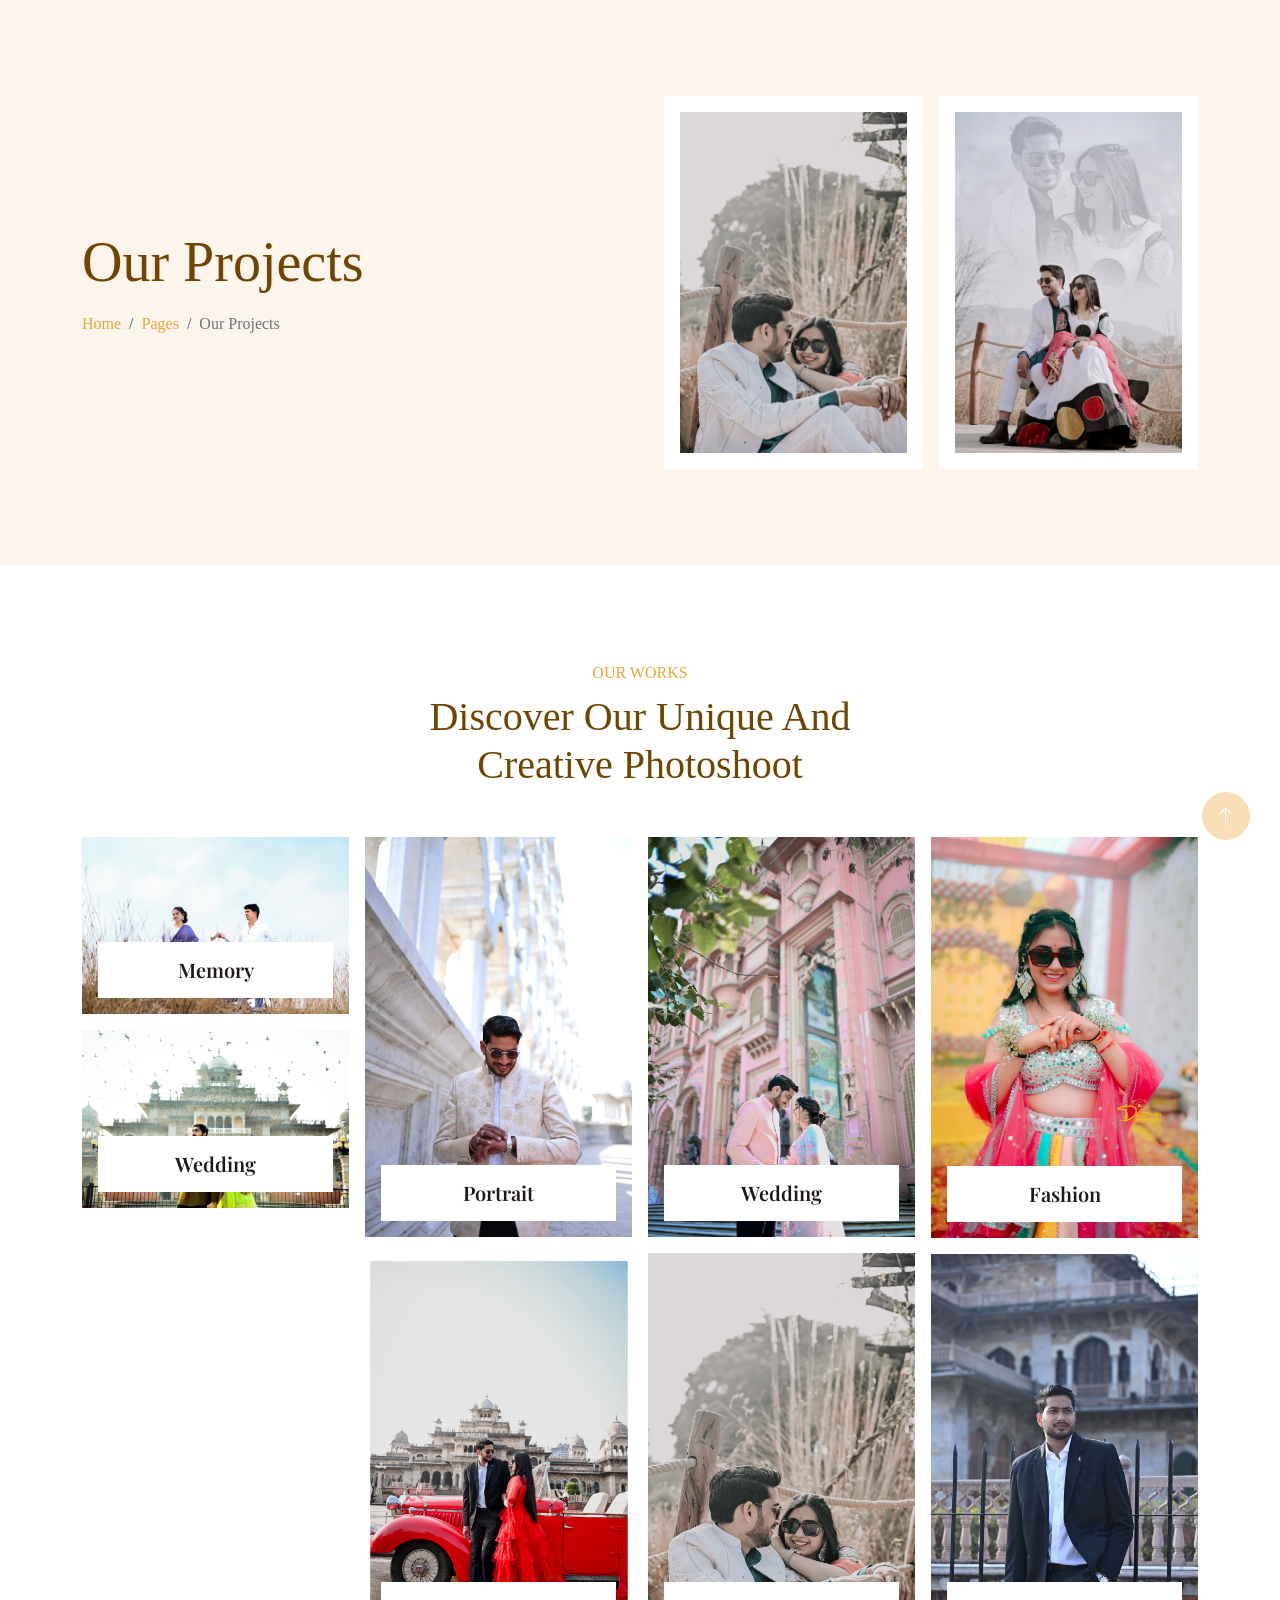
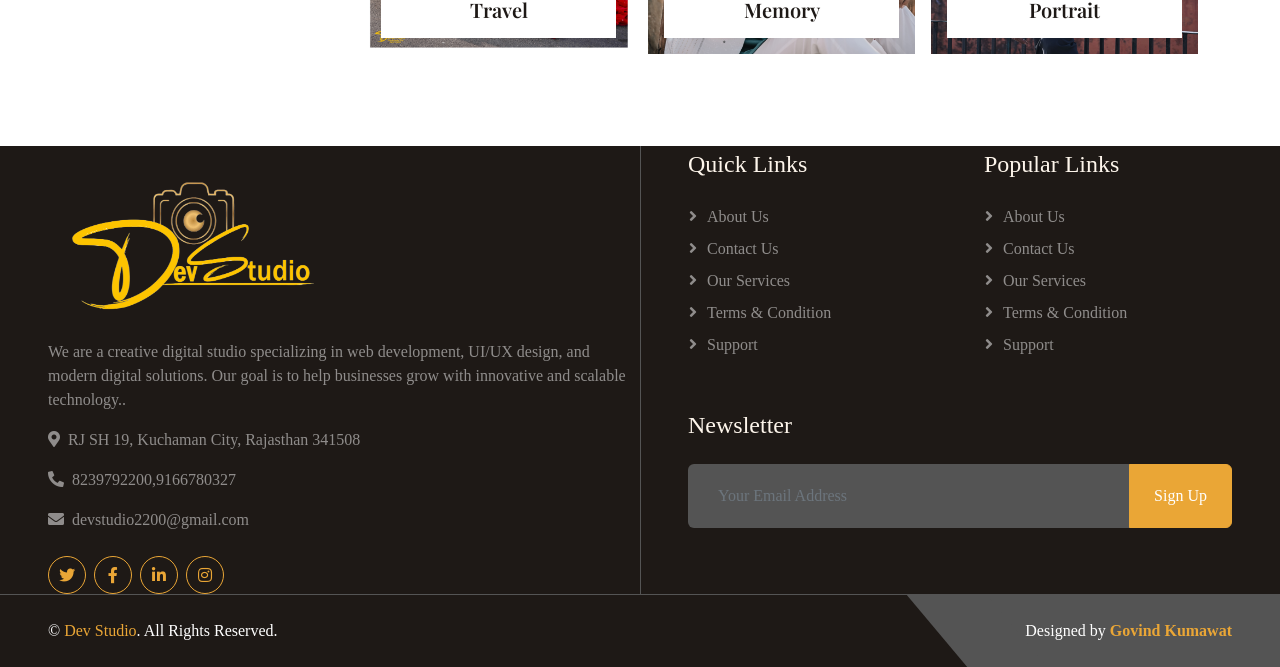
<file: project.html>
<!DOCTYPE html>
<html lang="en">

<head>
    <meta charset="utf-8">
    <title>Dev Studio - Photo Studio Website Template</title>
    <meta content="width=device-width, initial-scale=1.0" name="viewport">
    <meta content="" name="keywords">
    <meta content="" name="description">

    <!-- Favicon -->
    <link href="img/favicon.ico" rel="icon">

    <!-- Google Web Fonts -->
    <link rel="preconnect" href="https://fonts.googleapis.com">
    <link rel="preconnect" href="https://fonts.gstatic.com" crossorigin>
    <link href="https://fonts.googleapis.com/css2?family=Open+Sans:wght@400;500;600&family=Playfair+Display:wght@500;600;700&display=swap" rel="stylesheet"> 

    <!-- Icon Font Stylesheet -->
    <link href="https://cdnjs.cloudflare.com/ajax/libs/font-awesome/5.10.0/css/all.min.css" rel="stylesheet">
    <link href="https://cdn.jsdelivr.net/npm/bootstrap-icons@1.4.1/font/bootstrap-icons.css" rel="stylesheet">

    <!-- Libraries Stylesheet -->
    <link href="lib/animate/animate.min.css" rel="stylesheet">
    <link href="lib/owlcarousel/assets/owl.carousel.min.css" rel="stylesheet">
    <link href="lib/lightbox/css/lightbox.min.css" rel="stylesheet">

    <!-- Customized Bootstrap Stylesheet -->
    <link href="css/bootstrap.min.css" rel="stylesheet">

    <!-- Template Stylesheet -->
    <link href="css/style.css" rel="stylesheet">
</head>

<body>
    <!-- Spinner Start -->
    <div id="spinner" class="show bg-white position-fixed translate-middle w-100 vh-100 top-50 start-50 d-flex align-items-center justify-content-center">
        <div class="spinner-grow text-primary" role="status"></div>
    </div>
    <!-- Spinner End -->


    <!-- Navbar Start -->
<nav class="navbar navbar-expand-lg bg-white navbar-light fixed-top shadow py-lg-0 px-4 px-lg-5 wow fadeIn" data-wow-delay="0.1s">
        <a href="index.html" class="navbar-brand d-block d-lg-none">
            <h1 class="text-primary">Dev Studio</h1>
        </a>
        <button type="button" class="navbar-toggler" data-bs-toggle="collapse" data-bs-target="#navbarCollapse">
            <span class="navbar-toggler-icon"></span>
        </button>
        <div class="collapse navbar-collapse justify-content-between py-4 py-lg-0" id="navbarCollapse">
            <div class="navbar-nav ms-auto py-0">
                <a href="index.html" class="nav-item nav-link">Home</a>
                <a href="about.html" class="nav-item nav-link active">About</a>
                <a href="service.html" class="nav-item nav-link">Services</a>
            </div>
            <a href="index.html" class="navbar-brand mx-3 d-none d-lg-block p-3">
    <img src="./img/Dev  - Copy-Picsart-BackgroundRemover (1).png" class="logo p-4" alt="Your internet is slow">
</a>
            <div class="navbar-nav me-auto py-0">
                <a href="project.html" class="nav-item nav-link">Projects</a>
                <div class="nav-item dropdown">
                    <a href="#" class="nav-link dropdown-toggle" data-bs-toggle="dropdown">Pages</a>
                    <div class="dropdown-menu rounded-0 shadow-sm border-0 m-0">
                        <a href="feature.html" class="dropdown-item">Features</a>
                        <a href="team.html" class="dropdown-item">Our Team</a>
                        <a href="testimonial.html" class="dropdown-item">Testimonial</a>
                        <a href="404.html" class="dropdown-item">404 Page</a>
                    </div>
                </div>
                <a href="contact.html" class="nav-item nav-link">Contact</a>
            </div>
        </div>
    </nav>
    <!-- Navbar End -->


    <!-- Header Start -->
    <div class="container-fluid hero-header bg-light py-5 mb-5">
        <div class="container py-5">
            <div class="row g-5 align-items-center">
                <div class="col-lg-6">
                    <h1 class="display-4 mb-3 animated slideInDown">Our Projects</h1>
                    <nav aria-label="breadcrumb animated slideInDown">
                        <ol class="breadcrumb mb-0">
                            <li class="breadcrumb-item"><a href="#">Home</a></li>
                            <li class="breadcrumb-item"><a href="#">Pages</a></li>
                            <li class="breadcrumb-item active" aria-current="page">Our Projects</li>
                        </ol>
                    </nav>
                </div>
                <div class="col-lg-6 animated fadeIn">
                    <div class="row g-3">
                        <div class="col-6 text-end">
                            <img class="img-fluid bg-white p-3 w-100" src="img/hero-1.jpg" alt="">
                        </div>
                        <div class="col-6">
                            <img class="img-fluid bg-white p-3 w-100" src="img/hero-2.jpg" alt="">
                        </div>
                    </div>
                </div>
            </div>
        </div>
    </div>
    <!-- Header End -->


    <!-- Project Start -->
    <div class="container-xxl py-5">
        <div class="container">
            <div class="text-center mx-auto mb-5 wow fadeInUp" data-wow-delay="0.1s" style="max-width: 500px;">
                <p class="text-primary text-uppercase mb-2">Our Works</p>
                <h1 class="display-6 mb-0">Discover Our Unique And Creative Photoshoot</h1>
            </div>
            <div class="row g-3">
                <div class="col-lg-3 col-md-6 wow fadeInUp" data-wow-delay="0.1s">
                    <div class="row g-3">
                        <div class="col-12">
                            <div class="project-item">
                                <img class="img-fluid" src="img/project-5.jpg" alt="">
                                <a class="project-title h5 mb-0" href="img/project-5.jpg" data-lightbox="project">
                                    Memory
                                </a>
                            </div>
                        </div>
                        <div class="col-12">
                            <div class="project-item">
                                <img class="img-fluid" src="img/project-1.jpg" alt="">
                                <a class="project-title h5 mb-0" href="img/project-1.jpg" data-lightbox="project">
                                    Wedding
                                </a>
                            </div>
                        </div>
                    </div>
                </div>
                <div class="col-lg-3 col-md-6 wow fadeInUp" data-wow-delay="0.3s">
                    <div class="row g-3">
                        <div class="col-12">
                            <div class="project-item">
                                <img class="img-fluid" src="img/project-2.jpg" alt="">
                                <a class="project-title h5 mb-0" href="img/project-2.jpg" data-lightbox="project">
                                    Portrait
                                </a>
                            </div>
                        </div>
                        <div class="col-12">
                            <div class="project-item">
                                <img class="img-fluid" src="img/project-6.jpg" alt="">
                                <a class="project-title h5 mb-0" href="img/project-6.jpg" data-lightbox="project">
                                    Travel
                                </a>
                            </div>
                        </div>
                    </div>
                </div>
                <div class="col-lg-3 col-md-6 wow fadeInUp" data-wow-delay="0.5s">
                    <div class="row g-3">
                        <div class="col-12">
                            <div class="project-item">
                                <img class="img-fluid" src="img/project-7.jpg" alt="">
                                <a class="project-title h5 mb-0" href="img/project-7.jpg" data-lightbox="project">
                                    Wedding
                                </a>
                            </div>
                        </div>
                        <div class="col-12">
                            <div class="project-item">
                                <img class="img-fluid" src="img/project-3.jpg" alt="">
                                <a class="project-title h5 mb-0" href="img/project-3.jpg" data-lightbox="project">    
                                    Memory
                                </a>
                            </div>
                        </div>
                    </div>
                </div>
                <div class="col-lg-3 col-md-6 wow fadeInUp" data-wow-delay="0.7s">
                    <div class="row g-3">
                        <div class="col-12">
                            <div class="project-item">
                                <img class="img-fluid" src="img/project-4.jpg" alt="">
                                <a class="project-title h5 mb-0" href="img/project-4.jpg" data-lightbox="project">
                                    Fashion
                                </a>
                            </div>
                        </div>
                        <div class="col-12">
                            <div class="project-item">
                                <img class="img-fluid" src="img/project-8.jpg" alt="">
                                <a class="project-title h5 mb-0" href="img/project-8.jpg" data-lightbox="project">
                                    Portrait
                                </a>
                            </div>
                        </div>
                    </div>
                </div>
            </div>
        </div>
    </div>
    <!-- Project End -->


    <!-- Footer Start -->
   <div class="container-fluid footer position-relative bg-dark text-white-50 mt-5 px-lg-5 wow fadeIn" data-wow-delay="0.1s">
            <div class="row g-1">
                <div class="col-lg-6">
                 <a href="index.html" class="navbar-brand d-none d-lg-block">
    <img src="./img/Dev  - Copy-Picsart-BackgroundRemover (1).png" width="290px" height="180px" class="p-4" alt="Your internet is slow">
</a>
                  <p>We are a creative digital studio specializing in web development, UI/UX design, and modern digital solutions. Our goal is to help businesses grow with innovative and scalable technology..</p>
                <p><i class="fa fa-map-marker-alt me-2"></i>RJ SH 19, Kuchaman City, Rajasthan 341508</p>
                <p><i class="fa fa-phone-alt me-2"></i>8239792200,9166780327</p>
                <p><i class="fa fa-envelope me-2"></i>devstudio2200@gmail.com</p>
                <div class="d-flex justify-content-start mt-4">
                    <a class="btn btn-square btn-outline-primary rounded-circle me-2" href="#"><i class="fab fa-twitter"></i></a>
                    <a class="btn btn-square btn-outline-primary rounded-circle me-2" href="#"><i class="fab fa-facebook-f"></i></a>
                    <a class="btn btn-square btn-outline-primary rounded-circle me-2" href="#"><i class="fab fa-linkedin-in"></i></a>
                    <a class="btn btn-square btn-outline-primary rounded-circle me-2" href="#"><i class="fab fa-instagram"></i></a>
                </div>
            </div>
            <div class="col-lg-6 ps-lg-5">
                <div class="row g-5">
                    <div class="col-sm-6">
                        <h4 class="text-light mb-4">Quick Links</h4>
                        <a class="btn btn-link" href="">About Us</a>
                        <a class="btn btn-link" href="">Contact Us</a>
                        <a class="btn btn-link" href="">Our Services</a>
                        <a class="btn btn-link" href="">Terms & Condition</a>
                        <a class="btn btn-link" href="">Support</a>
                    </div>
                    <div class="col-sm-6">
                        <h4 class="text-light mb-4">Popular Links</h4>
                        <a class="btn btn-link" href="">About Us</a>
                        <a class="btn btn-link" href="">Contact Us</a>
                        <a class="btn btn-link" href="">Our Services</a>
                        <a class="btn btn-link" href="">Terms & Condition</a>
                        <a class="btn btn-link" href="">Support</a>
                    </div>
                    <div class="col-sm-12">
                        <h4 class="text-light mb-4">Newsletter</h4>
                        <div class="w-100">
                            <div class="input-group">
                                <input type="text" class="form-control border-0 bg-secondary" style="padding: 20px 30px;" placeholder="Your Email Address"><button class="btn btn-primary px-4">Sign Up</button>
                            </div>
                        </div>
                    </div>
                </div>
            </div>
        </div>
    </div>
    <!-- Footer End -->


    <!-- Copyright Start -->
    <div class="container-fluid bg-dark text-white border-top border-secondary px-0">
        <div class="d-flex flex-column flex-md-row justify-content-between">
            <div class="py-4 px-5 text-center text-md-start">
                 <p class="mb-0">&copy; <a class="text-primary" href="#">Dev Studio</a>. All Rights Reserved.</p>
            </div>
            <div class="py-4 px-5 bg-secondary footer-shape position-relative text-center text-md-end">
                <!--/*** This template is free as long as you keep the footer author’s credit link/attribution link/backlink. If you'd like to use the template without the footer author’s credit link/attribution link/backlink, you can purchase the Credit Removal License from "https://htmlcodex.com/credit-removal". Thank you for your support. ***/-->
                <p class="mb-0">Designed by <a class="text-primary fw-bold" href="https://htmlcodex.com">Govind Kumawat </a></p>
            </div>
        </div>
    </div>
    <!-- Copyright End -->


    <!-- Back to Top -->
    <a href="#" class="btn btn-lg btn-primary btn-lg-square rounded-circle back-to-top"><i class="bi bi-arrow-up"></i></a>


    <!-- JavaScript Libraries -->
    <script src="https://code.jquery.com/jquery-3.4.1.min.js"></script>
    <script src="https://cdn.jsdelivr.net/npm/bootstrap@5.0.0/dist/js/bootstrap.bundle.min.js"></script>
    <script src="lib/wow/wow.min.js"></script>
    <script src="lib/easing/easing.min.js"></script>
    <script src="lib/waypoints/waypoints.min.js"></script>
    <script src="lib/counterup/counterup.min.js"></script>
    <script src="lib/owlcarousel/owl.carousel.min.js"></script>
    <script src="lib/lightbox/js/lightbox.min.js"></script>

    <!-- Template Javascript -->
    <script src="js/main.js"></script>
</body>

</html>
</file>
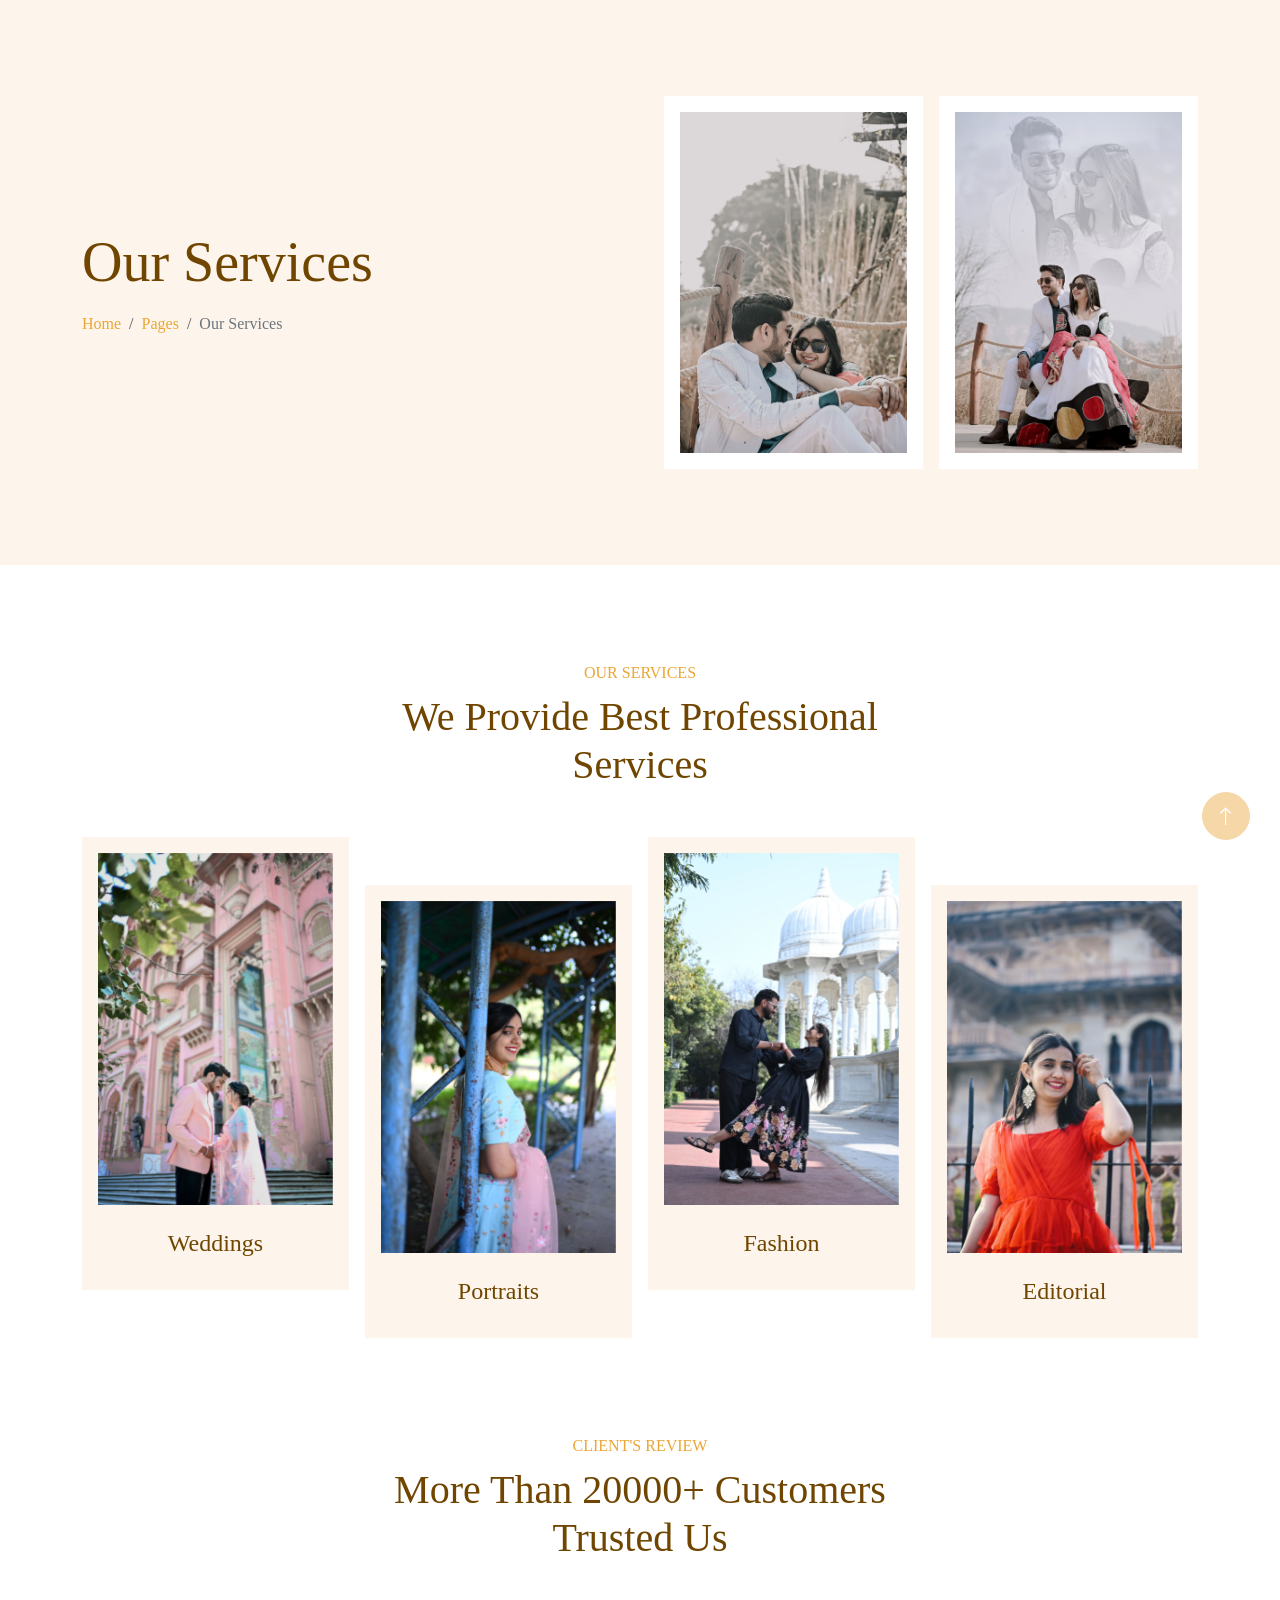
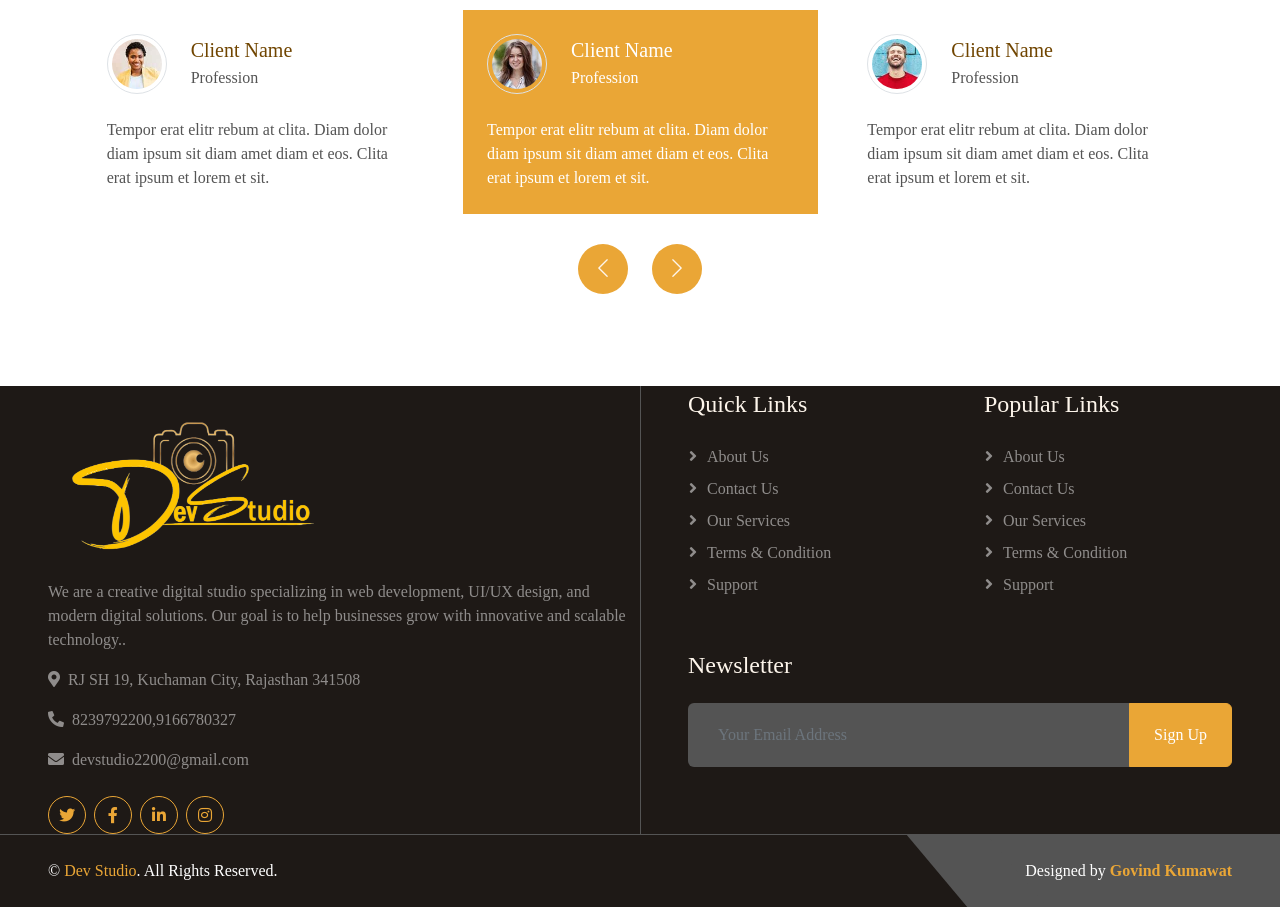
<file: service.html>
<!DOCTYPE html>
<html lang="en">

<head>
    <meta charset="utf-8">
    <title>Dev Studio - Photo Studio Website Template</title>
    <meta content="width=device-width, initial-scale=1.0" name="viewport">
    <meta content="" name="keywords">
    <meta content="" name="description">

    <!-- Favicon -->
    <link href="img/favicon.ico" rel="icon">

    <!-- Google Web Fonts -->
    <link rel="preconnect" href="https://fonts.googleapis.com">
    <link rel="preconnect" href="https://fonts.gstatic.com" crossorigin>
    <link href="https://fonts.googleapis.com/css2?family=Open+Sans:wght@400;500;600&family=Playfair+Display:wght@500;600;700&display=swap" rel="stylesheet"> 

    <!-- Icon Font Stylesheet -->
    <link href="https://cdnjs.cloudflare.com/ajax/libs/font-awesome/5.10.0/css/all.min.css" rel="stylesheet">
    <link href="https://cdn.jsdelivr.net/npm/bootstrap-icons@1.4.1/font/bootstrap-icons.css" rel="stylesheet">

    <!-- Libraries Stylesheet -->
    <link href="lib/animate/animate.min.css" rel="stylesheet">
    <link href="lib/owlcarousel/assets/owl.carousel.min.css" rel="stylesheet">
    <link href="lib/lightbox/css/lightbox.min.css" rel="stylesheet">

    <!-- Customized Bootstrap Stylesheet -->
    <link href="css/bootstrap.min.css" rel="stylesheet">

    <!-- Template Stylesheet -->
    <link href="css/style.css" rel="stylesheet">
</head>

<body>
    <!-- Spinner Start -->
    <div id="spinner" class="show bg-white position-fixed translate-middle w-100 vh-100 top-50 start-50 d-flex align-items-center justify-content-center">
        <div class="spinner-grow text-primary" role="status"></div>
    </div>
    <!-- Spinner End -->


    <!-- Navbar Start -->
<nav class="navbar navbar-expand-lg bg-white navbar-light fixed-top shadow py-lg-0 px-4 px-lg-5 wow fadeIn" data-wow-delay="0.1s">
        <a href="index.html" class="navbar-brand d-block d-lg-none">
            <h1 class="text-primary">Dev Studio</h1>
        </a>
        <button type="button" class="navbar-toggler" data-bs-toggle="collapse" data-bs-target="#navbarCollapse">
            <span class="navbar-toggler-icon"></span>
        </button>
        <div class="collapse navbar-collapse justify-content-between py-4 py-lg-0" id="navbarCollapse">
            <div class="navbar-nav ms-auto py-0">
                <a href="index.html" class="nav-item nav-link">Home</a>
                <a href="about.html" class="nav-item nav-link active">About</a>
                <a href="service.html" class="nav-item nav-link">Services</a>
            </div>
            <a href="index.html" class="navbar-brand mx-3 d-none d-lg-block p-3">
    <img src="./img/Dev  - Copy-Picsart-BackgroundRemover (1).png" class="logo p-4" alt="Your internet is slow">
</a>
            <div class="navbar-nav me-auto py-0">
                <a href="project.html" class="nav-item nav-link">Projects</a>
                <div class="nav-item dropdown">
                    <a href="#" class="nav-link dropdown-toggle" data-bs-toggle="dropdown">Pages</a>
                    <div class="dropdown-menu rounded-0 shadow-sm border-0 m-0">
                        <a href="feature.html" class="dropdown-item">Features</a>
                        <a href="team.html" class="dropdown-item">Our Team</a>
                        <a href="testimonial.html" class="dropdown-item">Testimonial</a>
                        <a href="404.html" class="dropdown-item">404 Page</a>
                    </div>
                </div>
                <a href="contact.html" class="nav-item nav-link">Contact</a>
            </div>
        </div>
    </nav>    <!-- Navbar End -->


    <!-- Header Start -->
    <div class="container-fluid hero-header bg-light py-5 mb-5">
        <div class="container py-5">
            <div class="row g-5 align-items-center">
                <div class="col-lg-6">
                    <h1 class="display-4 mb-3 animated slideInDown">Our Services</h1>
                    <nav aria-label="breadcrumb animated slideInDown">
                        <ol class="breadcrumb mb-0">
                            <li class="breadcrumb-item"><a href="#">Home</a></li>
                            <li class="breadcrumb-item"><a href="#">Pages</a></li>
                            <li class="breadcrumb-item active" aria-current="page">Our Services</li>
                        </ol>
                    </nav>
                </div>
                <div class="col-lg-6 animated fadeIn">
                    <div class="row g-3">
                        <div class="col-6 text-end">
                            <img class="img-fluid bg-white p-3 w-100" src="img/hero-1.jpg" alt="">
                        </div>
                        <div class="col-6">
                            <img class="img-fluid bg-white p-3 w-100" src="img/hero-2.jpg" alt="">
                        </div>
                    </div>
                </div>
            </div>
        </div>
    </div>
    <!-- Header End -->


    <!-- Service Start -->
    <div class="container-xxl py-5">
        <div class="container">
            <div class="text-center mx-auto mb-5 wow fadeInUp" data-wow-delay="0.1s" style="max-width: 500px;">
                <p class="text-primary text-uppercase mb-2">Our Services</p>
                <h1 class="display-6 mb-4">We Provide Best Professional Services</h1>
            </div>
            <div class="row g-3">
                <div class="col-lg-3 col-md-6 wow fadeInUp" data-wow-delay="0.1s">
                    <div class="service-item d-flex flex-column bg-light p-3 pb-0">
                        <div class="position-relative">
                            <img class="img-fluid" src="img/service-1.jpg" alt="">
                            <div class="service-overlay">
                                <a class="btn btn-lg-square btn-outline-light rounded-circle" href=""><i class="fa fa-link text-primary"></i></a>
                            </div>
                        </div>
                        <div class="text-center p-4">
                            <h4>Weddings</h4>
                        </div>
                    </div>
                </div>
                <div class="col-lg-3 col-md-6 pt-lg-5 wow fadeInUp" data-wow-delay="0.3s">
                    <div class="service-item d-flex flex-column bg-light p-3 pb-0">
                        <div class="position-relative">
                            <img class="img-fluid" src="img/service-2.jpg" alt="">
                            <div class="service-overlay">
                                <a class="btn btn-lg-square btn-outline-light rounded-circle" href=""><i class="fa fa-link text-primary"></i></a>
                            </div>
                        </div>
                        <div class="text-center p-4">
                            <h4>Portraits</h4>
                        </div>
                    </div>
                </div>
                <div class="col-lg-3 col-md-6 wow fadeInUp" data-wow-delay="0.5s">
                    <div class="service-item d-flex flex-column bg-light p-3 pb-0">
                        <div class="position-relative">
                            <img class="img-fluid" src="img/service-3.jpg" alt="">
                            <div class="service-overlay">
                                <a class="btn btn-lg-square btn-outline-light rounded-circle" href=""><i class="fa fa-link text-primary"></i></a>
                            </div>
                        </div>
                        <div class="text-center p-4">
                            <h4>Fashion</h4>
                        </div>
                    </div>
                </div>
                <div class="col-lg-3 col-md-6 pt-lg-5 wow fadeInUp" data-wow-delay="0.7s">
                    <div class="service-item d-flex flex-column bg-light p-3 pb-0">
                        <div class="position-relative">
                            <img class="img-fluid" src="img/service-4.jpg" alt="">
                            <div class="service-overlay">
                                <a class="btn btn-lg-square btn-outline-light rounded-circle" href=""><i class="fa fa-link text-primary"></i></a>
                            </div>
                        </div>
                        <div class="text-center p-4">
                            <h4>Editorial</h4>
                        </div>
                    </div>
                </div>
            </div>
        </div>
    </div>
    <!-- Service End -->


    <!-- Testimonial Start -->
    <div class="container-xxl py-5">
        <div class="container">
            <div class="text-center mx-auto mb-5 wow fadeInUp" data-wow-delay="0.1s" style="max-width: 500px;">
                <p class="text-primary text-uppercase mb-2">Client's Review</p>
                <h1 class="display-6 mb-0">More Than 20000+ Customers Trusted Us</h1>
            </div>
            <div class="owl-carousel testimonial-carousel wow fadeInUp" data-wow-delay="0.1s">
                <div class="testimonial-item bg-white p-4">
                    <div class="d-flex align-items-center mb-4">
                        <img class="flex-shrink-0 rounded-circle border p-1" src="img/testimonial-1.jpg" alt="">
                        <div class="ms-4">
                            <h5 class="mb-1">Client Name</h5>
                            <span>Profession</span>
                        </div>
                    </div>
                    <p class="mb-0">Tempor erat elitr rebum at clita. Diam dolor diam ipsum sit diam amet diam et eos. Clita erat ipsum et lorem et sit.</p>
                </div>
                <div class="testimonial-item bg-white p-4">
                    <div class="d-flex align-items-center mb-4">
                        <img class="flex-shrink-0 rounded-circle border p-1" src="img/testimonial-2.jpg" alt="">
                        <div class="ms-4">
                            <h5 class="mb-1">Client Name</h5>
                            <span>Profession</span>
                        </div>
                    </div>
                    <p class="mb-0">Tempor erat elitr rebum at clita. Diam dolor diam ipsum sit diam amet diam et eos. Clita erat ipsum et lorem et sit.</p>
                </div>
                <div class="testimonial-item bg-white p-4">
                    <div class="d-flex align-items-center mb-4">
                        <img class="flex-shrink-0 rounded-circle border p-1" src="img/testimonial-3.jpg" alt="">
                        <div class="ms-4">
                            <h5 class="mb-1">Client Name</h5>
                            <span>Profession</span>
                        </div>
                    </div>
                    <p class="mb-0">Tempor erat elitr rebum at clita. Diam dolor diam ipsum sit diam amet diam et eos. Clita erat ipsum et lorem et sit.</p>
                </div>
                <div class="testimonial-item bg-white p-4">
                    <div class="d-flex align-items-center mb-4">
                        <img class="flex-shrink-0 rounded-circle border p-1" src="img/testimonial-4.jpg" alt="">
                        <div class="ms-4">
                            <h5 class="mb-1">Client Name</h5>
                            <span>Profession</span>
                        </div>
                    </div>
                    <p class="mb-0">Tempor erat elitr rebum at clita. Diam dolor diam ipsum sit diam amet diam et eos. Clita erat ipsum et lorem et sit.</p>
                </div>
            </div>
        </div>
    </div>
    <!-- Testimonial End -->


    <!-- Footer Start -->
   <div class="container-fluid footer position-relative bg-dark text-white-50 mt-5 px-lg-5 wow fadeIn" data-wow-delay="0.1s">
            <div class="row g-1">
                <div class="col-lg-6">
                 <a href="index.html" class="navbar-brand d-none d-lg-block">
    <img src="./img/Dev  - Copy-Picsart-BackgroundRemover (1).png" width="290px" height="180px" class="p-4" alt="Your internet is slow">
</a>
                  <p>We are a creative digital studio specializing in web development, UI/UX design, and modern digital solutions. Our goal is to help businesses grow with innovative and scalable technology..</p>
                <p><i class="fa fa-map-marker-alt me-2"></i>RJ SH 19, Kuchaman City, Rajasthan 341508</p>
                <p><i class="fa fa-phone-alt me-2"></i>8239792200,9166780327</p>
                <p><i class="fa fa-envelope me-2"></i>devstudio2200@gmail.com</p>
                <div class="d-flex justify-content-start mt-4">
                    <a class="btn btn-square btn-outline-primary rounded-circle me-2" href="#"><i class="fab fa-twitter"></i></a>
                    <a class="btn btn-square btn-outline-primary rounded-circle me-2" href="#"><i class="fab fa-facebook-f"></i></a>
                    <a class="btn btn-square btn-outline-primary rounded-circle me-2" href="#"><i class="fab fa-linkedin-in"></i></a>
                    <a class="btn btn-square btn-outline-primary rounded-circle me-2" href="#"><i class="fab fa-instagram"></i></a>
                </div>
            </div>
            <div class="col-lg-6 ps-lg-5">
                <div class="row g-5">
                    <div class="col-sm-6">
                        <h4 class="text-light mb-4">Quick Links</h4>
                        <a class="btn btn-link" href="">About Us</a>
                        <a class="btn btn-link" href="">Contact Us</a>
                        <a class="btn btn-link" href="">Our Services</a>
                        <a class="btn btn-link" href="">Terms & Condition</a>
                        <a class="btn btn-link" href="">Support</a>
                    </div>
                    <div class="col-sm-6">
                        <h4 class="text-light mb-4">Popular Links</h4>
                        <a class="btn btn-link" href="">About Us</a>
                        <a class="btn btn-link" href="">Contact Us</a>
                        <a class="btn btn-link" href="">Our Services</a>
                        <a class="btn btn-link" href="">Terms & Condition</a>
                        <a class="btn btn-link" href="">Support</a>
                    </div>
                    <div class="col-sm-12">
                        <h4 class="text-light mb-4">Newsletter</h4>
                        <div class="w-100">
                            <div class="input-group">
                                <input type="text" class="form-control border-0 bg-secondary" style="padding: 20px 30px;" placeholder="Your Email Address"><button class="btn btn-primary px-4">Sign Up</button>
                            </div>
                        </div>
                    </div>
                </div>
            </div>
        </div>
    </div>
    <!-- Footer End -->


    <!-- Copyright Start -->
    <div class="container-fluid bg-dark text-white border-top border-secondary px-0">
        <div class="d-flex flex-column flex-md-row justify-content-between">
            <div class="py-4 px-5 text-center text-md-start">
                 <p class="mb-0">&copy; <a class="text-primary" href="#">Dev Studio</a>. All Rights Reserved.</p>
            </div>
            <div class="py-4 px-5 bg-secondary footer-shape position-relative text-center text-md-end">
                <!--/*** This template is free as long as you keep the footer author’s credit link/attribution link/backlink. If you'd like to use the template without the footer author’s credit link/attribution link/backlink, you can purchase the Credit Removal License from "https://htmlcodex.com/credit-removal". Thank you for your support. ***/-->
                <p class="mb-0">Designed by <a class="text-primary fw-bold" href="https://htmlcodex.com">Govind Kumawat </a></p>
            </div>
        </div>
    </div>
    <!-- Copyright End -->


    <!-- Back to Top -->
    <a href="#" class="btn btn-lg btn-primary btn-lg-square rounded-circle back-to-top"><i class="bi bi-arrow-up"></i></a>


    <!-- JavaScript Libraries -->
    <script src="https://code.jquery.com/jquery-3.4.1.min.js"></script>
    <script src="https://cdn.jsdelivr.net/npm/bootstrap@5.0.0/dist/js/bootstrap.bundle.min.js"></script>
    <script src="lib/wow/wow.min.js"></script>
    <script src="lib/easing/easing.min.js"></script>
    <script src="lib/waypoints/waypoints.min.js"></script>
    <script src="lib/counterup/counterup.min.js"></script>
    <script src="lib/owlcarousel/owl.carousel.min.js"></script>
    <script src="lib/lightbox/js/lightbox.min.js"></script>

    <!-- Template Javascript -->
    <script src="js/main.js"></script>
</body>

</html>
</file>
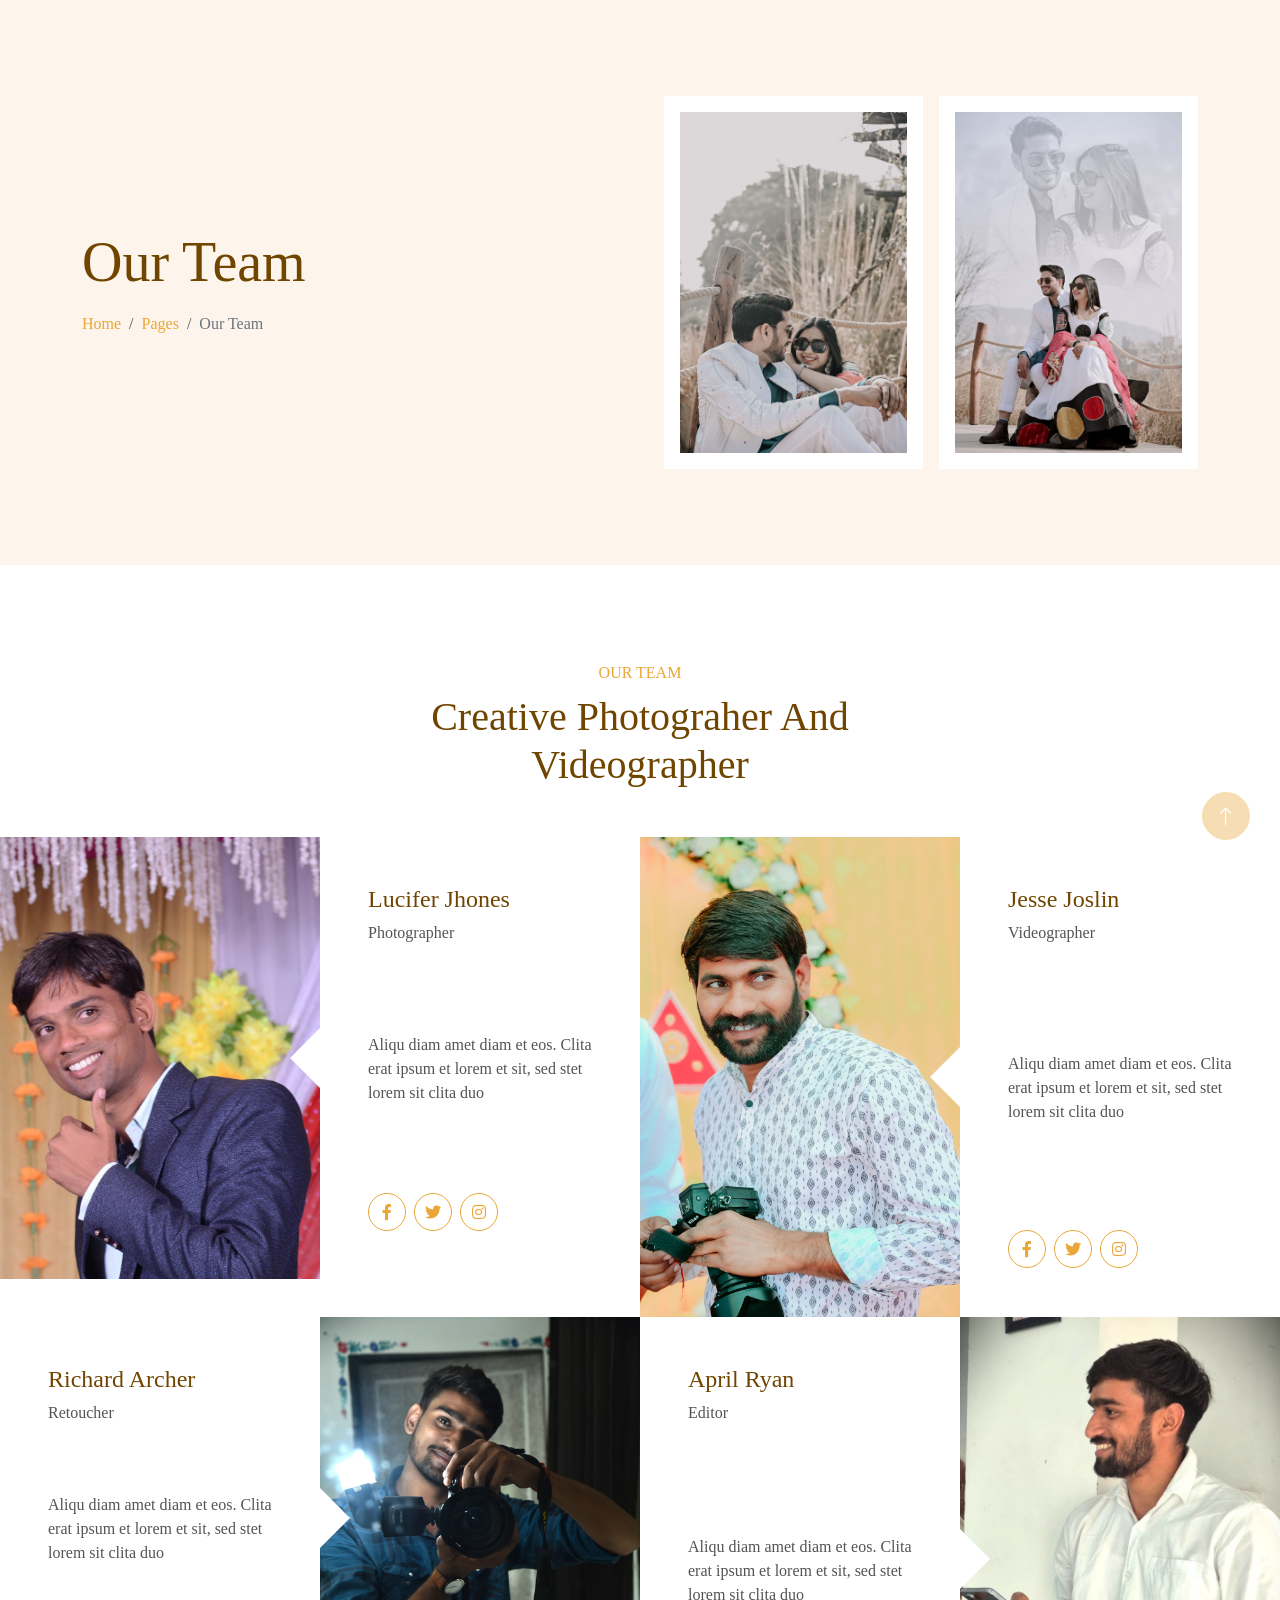
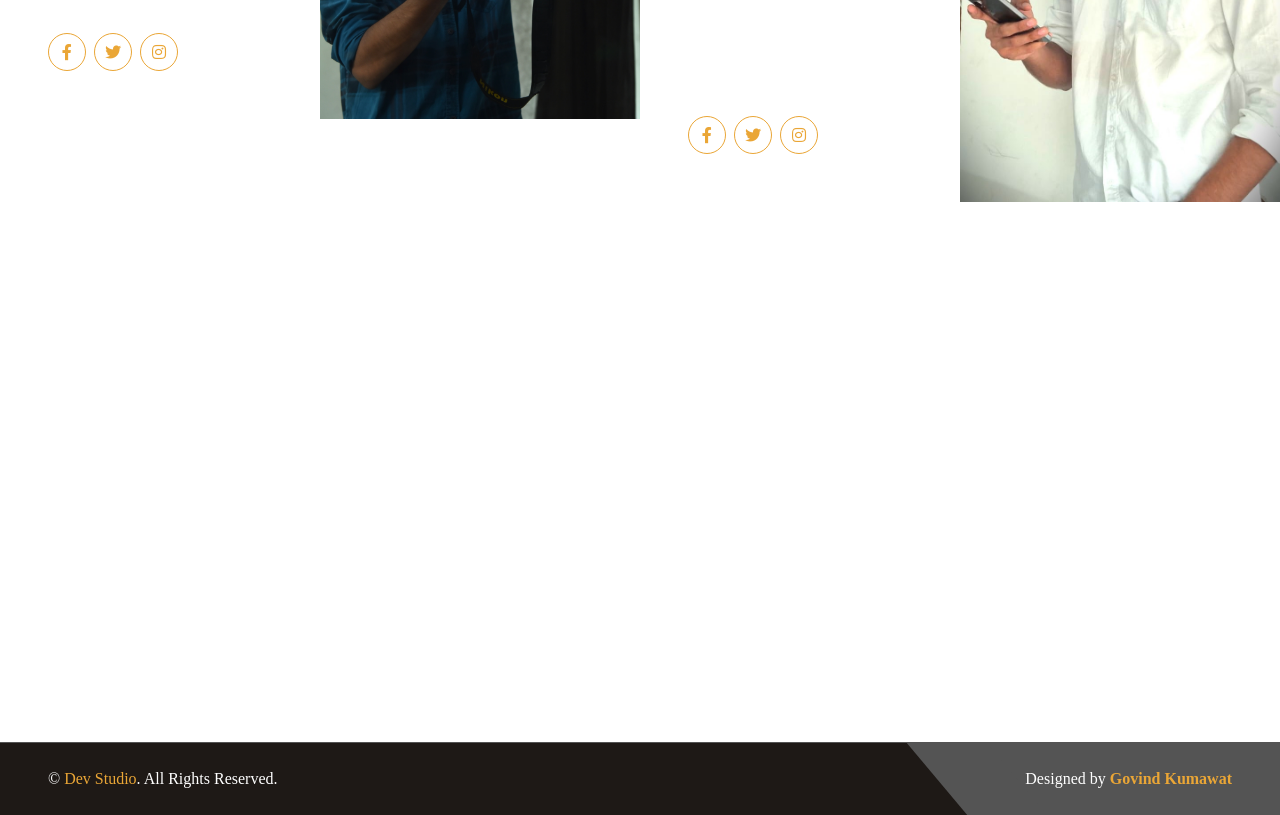
<file: team.html>
<!DOCTYPE html>
<html lang="en">

<head>
    <meta charset="utf-8">
    <title>Dev Studio - Photo Studio Website Template</title>
    <meta content="width=device-width, initial-scale=1.0" name="viewport">
    <meta content="" name="keywords">
    <meta content="" name="description">

    <!-- Favicon -->
    <link href="img/favicon.ico" rel="icon">

    <!-- Google Web Fonts -->
    <link rel="preconnect" href="https://fonts.googleapis.com">
    <link rel="preconnect" href="https://fonts.gstatic.com" crossorigin>
    <link href="https://fonts.googleapis.com/css2?family=Open+Sans:wght@400;500;600&family=Playfair+Display:wght@500;600;700&display=swap" rel="stylesheet"> 

    <!-- Icon Font Stylesheet -->
    <link href="https://cdnjs.cloudflare.com/ajax/libs/font-awesome/5.10.0/css/all.min.css" rel="stylesheet">
    <link href="https://cdn.jsdelivr.net/npm/bootstrap-icons@1.4.1/font/bootstrap-icons.css" rel="stylesheet">

    <!-- Libraries Stylesheet -->
    <link href="lib/animate/animate.min.css" rel="stylesheet">
    <link href="lib/owlcarousel/assets/owl.carousel.min.css" rel="stylesheet">
    <link href="lib/lightbox/css/lightbox.min.css" rel="stylesheet">

    <!-- Customized Bootstrap Stylesheet -->
    <link href="css/bootstrap.min.css" rel="stylesheet">

    <!-- Template Stylesheet -->
    <link href="css/style.css" rel="stylesheet">
</head>

<body>
    <!-- Spinner Start -->
    <div id="spinner" class="show bg-white position-fixed translate-middle w-100 vh-100 top-50 start-50 d-flex align-items-center justify-content-center">
        <div class="spinner-grow text-primary" role="status"></div>
    </div>
    <!-- Spinner End -->


    <!-- Navbar Start -->
 <nav class="navbar navbar-expand-lg bg-white navbar-light fixed-top shadow py-lg-0 px-4 px-lg-5 wow fadeIn" data-wow-delay="0.1s">
        <a href="index.html" class="navbar-brand d-block d-lg-none">
            <h1 class="text-primary">Dev Studio</h1>
        </a>
        <button type="button" class="navbar-toggler" data-bs-toggle="collapse" data-bs-target="#navbarCollapse">
            <span class="navbar-toggler-icon"></span>
        </button>
        <div class="collapse navbar-collapse justify-content-between py-4 py-lg-0" id="navbarCollapse">
            <div class="navbar-nav ms-auto py-0">
                <a href="index.html" class="nav-item nav-link">Home</a>
                <a href="about.html" class="nav-item nav-link active">About</a>
                <a href="service.html" class="nav-item nav-link">Services</a>
            </div>
            <a href="index.html" class="navbar-brand mx-3 d-none d-lg-block p-3">
    <img src="./img/Dev  - Copy-Picsart-BackgroundRemover (1).png" class="logo p-4" alt="Your internet is slow">
</a>
            <div class="navbar-nav me-auto py-0">
                <a href="project.html" class="nav-item nav-link">Projects</a>
                <div class="nav-item dropdown">
                    <a href="#" class="nav-link dropdown-toggle" data-bs-toggle="dropdown">Pages</a>
                    <div class="dropdown-menu rounded-0 shadow-sm border-0 m-0">
                        <a href="feature.html" class="dropdown-item">Features</a>
                        <a href="team.html" class="dropdown-item">Our Team</a>
                        <a href="testimonial.html" class="dropdown-item">Testimonial</a>
                        <a href="404.html" class="dropdown-item">404 Page</a>
                    </div>
                </div>
                <a href="contact.html" class="nav-item nav-link">Contact</a>
            </div>
        </div>
    </nav>   <!-- Navbar End -->


    <!-- Header Start -->
    <div class="container-fluid hero-header bg-light py-5 mb-5">
        <div class="container py-5">
            <div class="row g-5 align-items-center">
                <div class="col-lg-6">
                    <h1 class="display-4 mb-3 animated slideInDown">Our Team</h1>
                    <nav aria-label="breadcrumb animated slideInDown">
                        <ol class="breadcrumb mb-0">
                            <li class="breadcrumb-item"><a href="#">Home</a></li>
                            <li class="breadcrumb-item"><a href="#">Pages</a></li>
                            <li class="breadcrumb-item active" aria-current="page">Our Team</li>
                        </ol>
                    </nav>
                </div>
                <div class="col-lg-6 animated fadeIn">
                    <div class="row g-3">
                        <div class="col-6 text-end">
                            <img class="img-fluid bg-white p-3 w-100" src="img/hero-1.jpg" alt="">
                        </div>
                        <div class="col-6">
                            <img class="img-fluid bg-white p-3 w-100" src="img/hero-2.jpg" alt="">
                        </div>
                    </div>
                </div>
            </div>
        </div>
    </div>
    <!-- Header End -->


    <!-- Team Start -->
    <div class="container-xxl px-0 py-5">
        <div class="text-center mx-auto mb-5 wow fadeInUp" data-wow-delay="0.1s" style="max-width: 500px;">
            <p class="text-primary text-uppercase mb-2">Our Team</p>
            <h1 class="display-6 mb-0">Creative Photograher And Videographer</h1>
        </div>
        <div class="row g-0">
            <div class="col-lg-6 wow fadeIn" data-wow-delay="0.1s">
                <div class="row g-0 flex-sm-row">
                    <div class="col-sm-6">
                        <div class="team-img position-relative">
                            <img class="img-fluid" src="img/team-1.jpg" alt="">
                        </div>
                    </div>
                    <div class="col-sm-6">
                        <div class="h-100 p-5 d-flex flex-column justify-content-between">
                            <div class="mb-3">
                                <h4>Lucifer Jhones</h4>
                                <span>Photographer</span>
                            </div>
                            <p>Aliqu diam amet diam et eos. Clita erat ipsum et lorem et sit, sed stet lorem sit clita duo</p>
                            <div class="d-flex">
                                <a class="btn btn-square btn-outline-primary rounded-circle me-2" href=""><i class="fab fa-facebook-f"></i></a>
                                <a class="btn btn-square btn-outline-primary rounded-circle me-2" href=""><i class="fab fa-twitter"></i></a>
                                <a class="btn btn-square btn-outline-primary rounded-circle me-2" href=""><i class="fab fa-instagram"></i></a>
                            </div>
                        </div>
                    </div>
                </div>
            </div>
            <div class="col-lg-6 wow fadeIn" data-wow-delay="0.3s">
                <div class="row g-0 flex-sm-row-reverse flex-lg-row">
                    <div class="col-sm-6">
                        <div class="team-img position-relative">
                            <img class="img-fluid" src="img/team-2.jpg" alt="">
                        </div>
                    </div>
                    <div class="col-sm-6">
                        <div class="h-100 p-5 d-flex flex-column justify-content-between">
                            <div class="mb-3">
                                <h4>Jesse Joslin</h4>
                                <span>Videographer</span>
                            </div>
                            <p>Aliqu diam amet diam et eos. Clita erat ipsum et lorem et sit, sed stet lorem sit clita duo</p>
                            <div class="d-flex">
                                <a class="btn btn-square btn-outline-primary rounded-circle me-2" href=""><i class="fab fa-facebook-f"></i></a>
                                <a class="btn btn-square btn-outline-primary rounded-circle me-2" href=""><i class="fab fa-twitter"></i></a>
                                <a class="btn btn-square btn-outline-primary rounded-circle me-2" href=""><i class="fab fa-instagram"></i></a>
                            </div>
                        </div>
                    </div>
                </div>
            </div>
            <div class="col-lg-6 wow fadeIn" data-wow-delay="0.1s">
                <div class="row g-0 flex-lg-row-reverse">
                    <div class="col-sm-6">
                        <div class="team-img position-relative">
                            <img class="img-fluid" src="img/team-3.jpg" alt="">
                        </div>
                    </div>
                    <div class="col-sm-6">
                        <div class="h-100 p-5 d-flex flex-column justify-content-between">
                            <div class="mb-3">
                                <h4>Richard Archer</h4>
                                <span>Retoucher</span>
                            </div>
                            <p>Aliqu diam amet diam et eos. Clita erat ipsum et lorem et sit, sed stet lorem sit clita duo</p>
                            <div class="d-flex">
                                <a class="btn btn-square btn-outline-primary rounded-circle me-2" href=""><i class="fab fa-facebook-f"></i></a>
                                <a class="btn btn-square btn-outline-primary rounded-circle me-2" href=""><i class="fab fa-twitter"></i></a>
                                <a class="btn btn-square btn-outline-primary rounded-circle me-2" href=""><i class="fab fa-instagram"></i></a>
                            </div>
                        </div>
                    </div>
                </div>
            </div>
            <div class="col-lg-6 wow fadeIn" data-wow-delay="0.3s">
                <div class="row g-0 flex-sm-row-reverse">
                    <div class="col-sm-6">
                        <div class="team-img position-relative">
                            <img class="img-fluid" src="img/team-4.jpg" alt="">
                        </div>
                    </div>
                    <div class="col-sm-6">
                        <div class="h-100 p-5 d-flex flex-column justify-content-between">
                            <div class="mb-3">
                                <h4>April Ryan</h4>
                                <span>Editor</span>
                            </div>
                            <p>Aliqu diam amet diam et eos. Clita erat ipsum et lorem et sit, sed stet lorem sit clita duo</p>
                            <div class="d-flex">
                                <a class="btn btn-square btn-outline-primary rounded-circle me-2" href=""><i class="fab fa-facebook-f"></i></a>
                                <a class="btn btn-square btn-outline-primary rounded-circle me-2" href=""><i class="fab fa-twitter"></i></a>
                                <a class="btn btn-square btn-outline-primary rounded-circle me-2" href=""><i class="fab fa-instagram"></i></a>
                            </div>
                        </div>
                    </div>
                </div>
            </div>
        </div>
    </div>
    <!-- Team End -->


    <!-- Footer Start -->
   <div class="container-fluid footer position-relative bg-dark text-white-50 mt-5 px-lg-5 wow fadeIn" data-wow-delay="0.1s">
            <div class="row g-1">
                <div class="col-lg-6">
                 <a href="index.html" class="navbar-brand d-none d-lg-block">
    <img src="./img/Dev  - Copy-Picsart-BackgroundRemover (1).png" width="290px" height="180px" class="p-4" alt="Your internet is slow">
</a>
                  <p>We are a creative digital studio specializing in web development, UI/UX design, and modern digital solutions. Our goal is to help businesses grow with innovative and scalable technology..</p>
                <p><i class="fa fa-map-marker-alt me-2"></i>RJ SH 19, Kuchaman City, Rajasthan 341508</p>
                <p><i class="fa fa-phone-alt me-2"></i>8239792200,9166780327</p>
                <p><i class="fa fa-envelope me-2"></i>devstudio2200@gmail.com</p>
                <div class="d-flex justify-content-start mt-4">
                    <a class="btn btn-square btn-outline-primary rounded-circle me-2" href="#"><i class="fab fa-twitter"></i></a>
                    <a class="btn btn-square btn-outline-primary rounded-circle me-2" href="#"><i class="fab fa-facebook-f"></i></a>
                    <a class="btn btn-square btn-outline-primary rounded-circle me-2" href="#"><i class="fab fa-linkedin-in"></i></a>
                    <a class="btn btn-square btn-outline-primary rounded-circle me-2" href="#"><i class="fab fa-instagram"></i></a>
                </div>
            </div>
            <div class="col-lg-6 ps-lg-5">
                <div class="row g-5">
                    <div class="col-sm-6">
                        <h4 class="text-light mb-4">Quick Links</h4>
                        <a class="btn btn-link" href="">About Us</a>
                        <a class="btn btn-link" href="">Contact Us</a>
                        <a class="btn btn-link" href="">Our Services</a>
                        <a class="btn btn-link" href="">Terms & Condition</a>
                        <a class="btn btn-link" href="">Support</a>
                    </div>
                    <div class="col-sm-6">
                        <h4 class="text-light mb-4">Popular Links</h4>
                        <a class="btn btn-link" href="">About Us</a>
                        <a class="btn btn-link" href="">Contact Us</a>
                        <a class="btn btn-link" href="">Our Services</a>
                        <a class="btn btn-link" href="">Terms & Condition</a>
                        <a class="btn btn-link" href="">Support</a>
                    </div>
                    <div class="col-sm-12">
                        <h4 class="text-light mb-4">Newsletter</h4>
                        <div class="w-100">
                            <div class="input-group">
                                <input type="text" class="form-control border-0 bg-secondary" style="padding: 20px 30px;" placeholder="Your Email Address"><button class="btn btn-primary px-4">Sign Up</button>
                            </div>
                        </div>
                    </div>
                </div>
            </div>
        </div>
    </div>
    <!-- Footer End -->


    <!-- Copyright Start -->
    <div class="container-fluid bg-dark text-white border-top border-secondary px-0">
        <div class="d-flex flex-column flex-md-row justify-content-between">
            <div class="py-4 px-5 text-center text-md-start">
                 <p class="mb-0">&copy; <a class="text-primary" href="#">Dev Studio</a>. All Rights Reserved.</p>
            </div>
            <div class="py-4 px-5 bg-secondary footer-shape position-relative text-center text-md-end">
                <!--/*** This template is free as long as you keep the footer author’s credit link/attribution link/backlink. If you'd like to use the template without the footer author’s credit link/attribution link/backlink, you can purchase the Credit Removal License from "https://htmlcodex.com/credit-removal". Thank you for your support. ***/-->
                <p class="mb-0">Designed by <a class="text-primary fw-bold" href="https://htmlcodex.com">Govind Kumawat </a></p>
            </div>
        </div>
    </div>
    <!-- Copyright End -->


    <!-- Back to Top -->
    <a href="#" class="btn btn-lg btn-primary btn-lg-square rounded-circle back-to-top"><i class="bi bi-arrow-up"></i></a>


    <!-- JavaScript Libraries -->
    <script src="https://code.jquery.com/jquery-3.4.1.min.js"></script>
    <script src="https://cdn.jsdelivr.net/npm/bootstrap@5.0.0/dist/js/bootstrap.bundle.min.js"></script>
    <script src="lib/wow/wow.min.js"></script>
    <script src="lib/easing/easing.min.js"></script>
    <script src="lib/waypoints/waypoints.min.js"></script>
    <script src="lib/counterup/counterup.min.js"></script>
    <script src="lib/owlcarousel/owl.carousel.min.js"></script>
    <script src="lib/lightbox/js/lightbox.min.js"></script>

    <!-- Template Javascript -->
    <script src="js/main.js"></script>
</body>

</html>
</file>
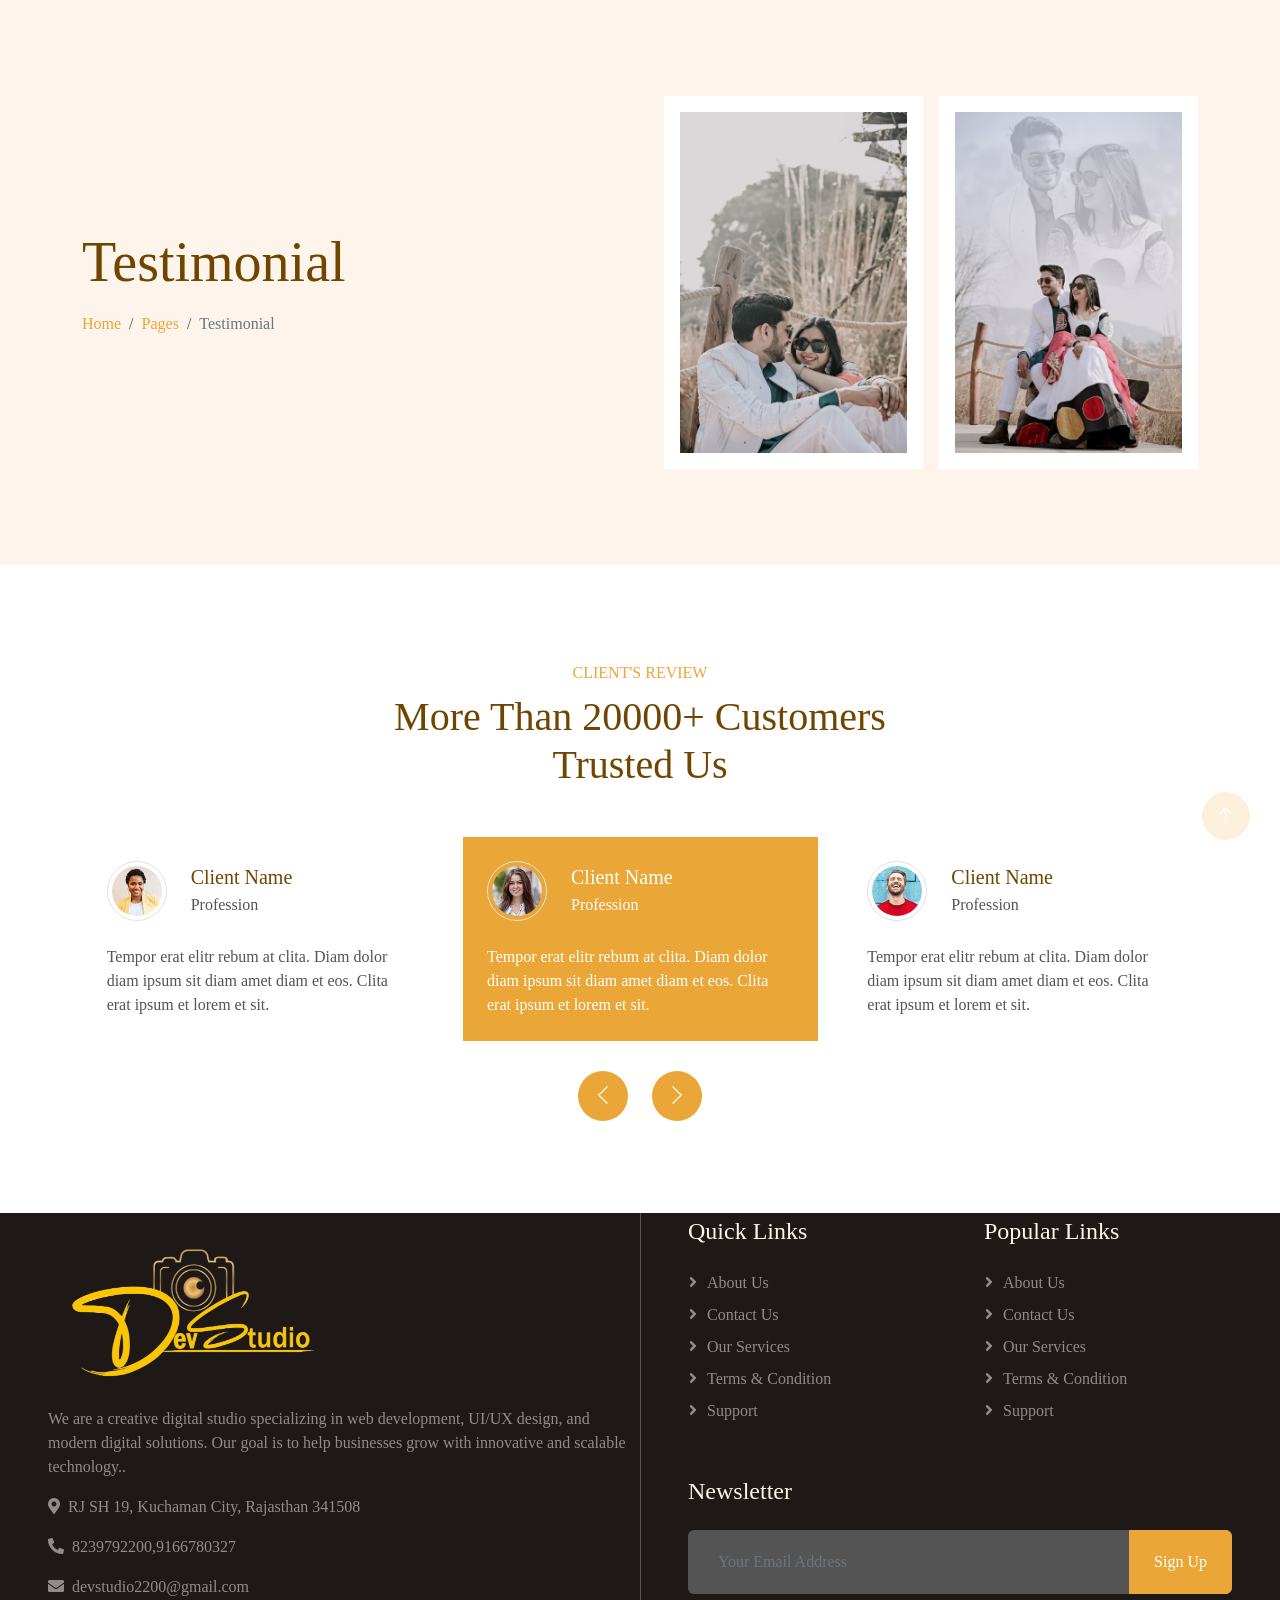
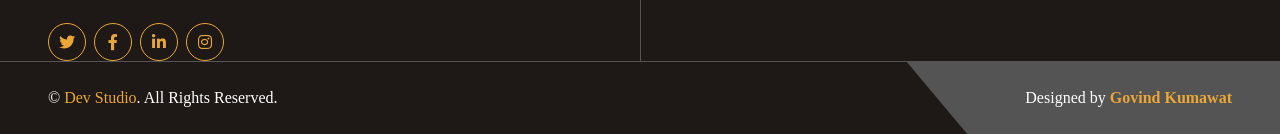
<file: testimonial.html>
<!DOCTYPE html>
<html lang="en">

<head>
    <meta charset="utf-8">
    <title>Dev Studio - Photo Studio Website Template</title>
    <meta content="width=device-width, initial-scale=1.0" name="viewport">
    <meta content="" name="keywords">
    <meta content="" name="description">

    <!-- Favicon -->
    <link href="img/favicon.ico" rel="icon">

    <!-- Google Web Fonts -->
    <link rel="preconnect" href="https://fonts.googleapis.com">
    <link rel="preconnect" href="https://fonts.gstatic.com" crossorigin>
    <link href="https://fonts.googleapis.com/css2?family=Open+Sans:wght@400;500;600&family=Playfair+Display:wght@500;600;700&display=swap" rel="stylesheet"> 

    <!-- Icon Font Stylesheet -->
    <link href="https://cdnjs.cloudflare.com/ajax/libs/font-awesome/5.10.0/css/all.min.css" rel="stylesheet">
    <link href="https://cdn.jsdelivr.net/npm/bootstrap-icons@1.4.1/font/bootstrap-icons.css" rel="stylesheet">

    <!-- Libraries Stylesheet -->
    <link href="lib/animate/animate.min.css" rel="stylesheet">
    <link href="lib/owlcarousel/assets/owl.carousel.min.css" rel="stylesheet">
    <link href="lib/lightbox/css/lightbox.min.css" rel="stylesheet">

    <!-- Customized Bootstrap Stylesheet -->
    <link href="css/bootstrap.min.css" rel="stylesheet">

    <!-- Template Stylesheet -->
    <link href="css/style.css" rel="stylesheet">
</head>

<body>
    <!-- Spinner Start -->
    <div id="spinner" class="show bg-white position-fixed translate-middle w-100 vh-100 top-50 start-50 d-flex align-items-center justify-content-center">
        <div class="spinner-grow text-primary" role="status"></div>
    </div>
    <!-- Spinner End -->


    <!-- Navbar Start -->
 <nav class="navbar navbar-expand-lg bg-white navbar-light fixed-top shadow py-lg-0 px-4 px-lg-5 wow fadeIn" data-wow-delay="0.1s">
        <a href="index.html" class="navbar-brand d-block d-lg-none">
            <h1 class="text-primary">Dev Studio</h1>
        </a>
        <button type="button" class="navbar-toggler" data-bs-toggle="collapse" data-bs-target="#navbarCollapse">
            <span class="navbar-toggler-icon"></span>
        </button>
        <div class="collapse navbar-collapse justify-content-between py-4 py-lg-0" id="navbarCollapse">
            <div class="navbar-nav ms-auto py-0">
                <a href="index.html" class="nav-item nav-link">Home</a>
                <a href="about.html" class="nav-item nav-link active">About</a>
                <a href="service.html" class="nav-item nav-link">Services</a>
            </div>
            <a href="index.html" class="navbar-brand mx-3 d-none d-lg-block p-3">
    <img src="./img/Dev  - Copy-Picsart-BackgroundRemover (1).png" class="logo p-4" alt="Your internet is slow">
</a>
            <div class="navbar-nav me-auto py-0">
                <a href="project.html" class="nav-item nav-link">Projects</a>
                <div class="nav-item dropdown">
                    <a href="#" class="nav-link dropdown-toggle" data-bs-toggle="dropdown">Pages</a>
                    <div class="dropdown-menu rounded-0 shadow-sm border-0 m-0">
                        <a href="feature.html" class="dropdown-item">Features</a>
                        <a href="team.html" class="dropdown-item">Our Team</a>
                        <a href="testimonial.html" class="dropdown-item">Testimonial</a>
                        <a href="404.html" class="dropdown-item">404 Page</a>
                    </div>
                </div>
                <a href="contact.html" class="nav-item nav-link">Contact</a>
            </div>
        </div>
    </nav>   <!-- Navbar End -->


    <!-- Header Start -->
    <div class="container-fluid hero-header bg-light py-5 mb-5">
        <div class="container py-5">
            <div class="row g-5 align-items-center">
                <div class="col-lg-6">
                    <h1 class="display-4 mb-3 animated slideInDown">Testimonial</h1>
                    <nav aria-label="breadcrumb animated slideInDown">
                        <ol class="breadcrumb mb-0">
                            <li class="breadcrumb-item"><a href="#">Home</a></li>
                            <li class="breadcrumb-item"><a href="#">Pages</a></li>
                            <li class="breadcrumb-item active" aria-current="page">Testimonial</li>
                        </ol>
                    </nav>
                </div>
                <div class="col-lg-6 animated fadeIn">
                    <div class="row g-3">
                        <div class="col-6 text-end">
                            <img class="img-fluid bg-white p-3 w-100" src="img/hero-1.jpg" alt="">
                        </div>
                        <div class="col-6">
                            <img class="img-fluid bg-white p-3 w-100" src="img/hero-2.jpg" alt="">
                        </div>
                    </div>
                </div>
            </div>
        </div>
    </div>
    <!-- Header End -->


    <!-- Testimonial Start -->
    <div class="container-xxl py-5">
        <div class="container">
            <div class="text-center mx-auto mb-5 wow fadeInUp" data-wow-delay="0.1s" style="max-width: 500px;">
                <p class="text-primary text-uppercase mb-2">Client's Review</p>
                <h1 class="display-6 mb-0">More Than 20000+ Customers Trusted Us</h1>
            </div>
            <div class="owl-carousel testimonial-carousel wow fadeInUp" data-wow-delay="0.1s">
                <div class="testimonial-item bg-white p-4">
                    <div class="d-flex align-items-center mb-4">
                        <img class="flex-shrink-0 rounded-circle border p-1" src="img/testimonial-1.jpg" alt="">
                        <div class="ms-4">
                            <h5 class="mb-1">Client Name</h5>
                            <span>Profession</span>
                        </div>
                    </div>
                    <p class="mb-0">Tempor erat elitr rebum at clita. Diam dolor diam ipsum sit diam amet diam et eos. Clita erat ipsum et lorem et sit.</p>
                </div>
                <div class="testimonial-item bg-white p-4">
                    <div class="d-flex align-items-center mb-4">
                        <img class="flex-shrink-0 rounded-circle border p-1" src="img/testimonial-2.jpg" alt="">
                        <div class="ms-4">
                            <h5 class="mb-1">Client Name</h5>
                            <span>Profession</span>
                        </div>
                    </div>
                    <p class="mb-0">Tempor erat elitr rebum at clita. Diam dolor diam ipsum sit diam amet diam et eos. Clita erat ipsum et lorem et sit.</p>
                </div>
                <div class="testimonial-item bg-white p-4">
                    <div class="d-flex align-items-center mb-4">
                        <img class="flex-shrink-0 rounded-circle border p-1" src="img/testimonial-3.jpg" alt="">
                        <div class="ms-4">
                            <h5 class="mb-1">Client Name</h5>
                            <span>Profession</span>
                        </div>
                    </div>
                    <p class="mb-0">Tempor erat elitr rebum at clita. Diam dolor diam ipsum sit diam amet diam et eos. Clita erat ipsum et lorem et sit.</p>
                </div>
                <div class="testimonial-item bg-white p-4">
                    <div class="d-flex align-items-center mb-4">
                        <img class="flex-shrink-0 rounded-circle border p-1" src="img/testimonial-4.jpg" alt="">
                        <div class="ms-4">
                            <h5 class="mb-1">Client Name</h5>
                            <span>Profession</span>
                        </div>
                    </div>
                    <p class="mb-0">Tempor erat elitr rebum at clita. Diam dolor diam ipsum sit diam amet diam et eos. Clita erat ipsum et lorem et sit.</p>
                </div>
            </div>
        </div>
    </div>
    <!-- Testimonial End -->


    <!-- Footer Start -->
   <div class="container-fluid footer position-relative bg-dark text-white-50 mt-5 px-lg-5 wow fadeIn" data-wow-delay="0.1s">
            <div class="row g-1">
                <div class="col-lg-6">
                 <a href="index.html" class="navbar-brand d-none d-lg-block">
    <img src="./img/Dev  - Copy-Picsart-BackgroundRemover (1).png" width="290px" height="180px" class="p-4" alt="Your internet is slow">
</a>
                  <p>We are a creative digital studio specializing in web development, UI/UX design, and modern digital solutions. Our goal is to help businesses grow with innovative and scalable technology..</p>
                <p><i class="fa fa-map-marker-alt me-2"></i>RJ SH 19, Kuchaman City, Rajasthan 341508</p>
                <p><i class="fa fa-phone-alt me-2"></i>8239792200,9166780327</p>
                <p><i class="fa fa-envelope me-2"></i>devstudio2200@gmail.com</p>
                <div class="d-flex justify-content-start mt-4">
                    <a class="btn btn-square btn-outline-primary rounded-circle me-2" href="#"><i class="fab fa-twitter"></i></a>
                    <a class="btn btn-square btn-outline-primary rounded-circle me-2" href="#"><i class="fab fa-facebook-f"></i></a>
                    <a class="btn btn-square btn-outline-primary rounded-circle me-2" href="#"><i class="fab fa-linkedin-in"></i></a>
                    <a class="btn btn-square btn-outline-primary rounded-circle me-2" href="#"><i class="fab fa-instagram"></i></a>
                </div>
            </div>
            <div class="col-lg-6 ps-lg-5">
                <div class="row g-5">
                    <div class="col-sm-6">
                        <h4 class="text-light mb-4">Quick Links</h4>
                        <a class="btn btn-link" href="">About Us</a>
                        <a class="btn btn-link" href="">Contact Us</a>
                        <a class="btn btn-link" href="">Our Services</a>
                        <a class="btn btn-link" href="">Terms & Condition</a>
                        <a class="btn btn-link" href="">Support</a>
                    </div>
                    <div class="col-sm-6">
                        <h4 class="text-light mb-4">Popular Links</h4>
                        <a class="btn btn-link" href="">About Us</a>
                        <a class="btn btn-link" href="">Contact Us</a>
                        <a class="btn btn-link" href="">Our Services</a>
                        <a class="btn btn-link" href="">Terms & Condition</a>
                        <a class="btn btn-link" href="">Support</a>
                    </div>
                    <div class="col-sm-12">
                        <h4 class="text-light mb-4">Newsletter</h4>
                        <div class="w-100">
                            <div class="input-group">
                                <input type="text" class="form-control border-0 bg-secondary" style="padding: 20px 30px;" placeholder="Your Email Address"><button class="btn btn-primary px-4">Sign Up</button>
                            </div>
                        </div>
                    </div>
                </div>
            </div>
        </div>
    </div>
    <!-- Footer End -->


    <!-- Copyright Start -->
    <div class="container-fluid bg-dark text-white border-top border-secondary px-0">
        <div class="d-flex flex-column flex-md-row justify-content-between">
            <div class="py-4 px-5 text-center text-md-start">
                 <p class="mb-0">&copy; <a class="text-primary" href="#">Dev Studio</a>. All Rights Reserved.</p>
            </div>
            <div class="py-4 px-5 bg-secondary footer-shape position-relative text-center text-md-end">
                <!--/*** This template is free as long as you keep the footer author’s credit link/attribution link/backlink. If you'd like to use the template without the footer author’s credit link/attribution link/backlink, you can purchase the Credit Removal License from "https://htmlcodex.com/credit-removal". Thank you for your support. ***/-->
                <p class="mb-0">Designed by <a class="text-primary fw-bold" href="https://htmlcodex.com">Govind Kumawat </a></p>
            </div>
        </div>
    </div>
    <!-- Copyright End -->


    <!-- Back to Top -->
    <a href="#" class="btn btn-lg btn-primary btn-lg-square rounded-circle back-to-top"><i class="bi bi-arrow-up"></i></a>


    <!-- JavaScript Libraries -->
    <script src="https://code.jquery.com/jquery-3.4.1.min.js"></script>
    <script src="https://cdn.jsdelivr.net/npm/bootstrap@5.0.0/dist/js/bootstrap.bundle.min.js"></script>
    <script src="lib/wow/wow.min.js"></script>
    <script src="lib/easing/easing.min.js"></script>
    <script src="lib/waypoints/waypoints.min.js"></script>
    <script src="lib/counterup/counterup.min.js"></script>
    <script src="lib/owlcarousel/owl.carousel.min.js"></script>
    <script src="lib/lightbox/js/lightbox.min.js"></script>

    <!-- Template Javascript -->
    <script src="js/main.js"></script>
</body>

</html>
</file>
<file: css/style.css>
/********** Template CSS **********/
:root {
    --primary: #EAA636;
    --secondary: #545454;
    --light: #FDF5EB;
    --dark: #1E1916;
}

.back-to-top {
    position: fixed;
    display: none;
    right: 30px;
    bottom: 60px;
    z-index: 99;
}

*{
    font-family: Marcellus;
}

h1{
    font-family: Marcellus;
    font-weight: 400 !important;
    color: #704500;
}

h2{
    font-family: Marcellus;
    font-weight: 400 !important;
    color: #704500;
}

h3{
    font-family: Marcellus;
    font-weight: 400 !important;
    color: #704500;
}

h4{
    font-family: Marcellus;
    font-weight: 400 !important;
    color: #704500;
}

h5{
    font-family: Marcellus;
    font-weight: 400 !important;
    color: #704500;
}

h6{
    font-family: Marcellus;
    font-weight: 400 !important;
    color: #704500;
}

/*** Spinner ***/
#spinner {
    opacity: 0;
    visibility: hidden;
    transition: opacity .5s ease-out, visibility 0s linear .5s;
    z-index: 99999;
}

#spinner.show {
    transition: opacity .5s ease-out, visibility 0s linear 0s;
    visibility: visible;
    opacity: 1;
}


/*** Button ***/
.btn {
    font-weight: 500;
    transition: .5s;
}

.btn.btn-primary {
    color: #FFFFFF;
}

.btn-square {
    width: 38px;
    height: 38px;
}

.btn-sm-square {
    width: 32px;
    height: 32px;
}

.btn-lg-square {
    width: 48px;
    height: 48px;
}

.btn-square,
.btn-sm-square,
.btn-lg-square {
    padding: 0;
    display: flex;
    align-items: center;
    justify-content: center;
    font-weight: normal;
    font-family: Marcellus !important;
}


/*** Navbar ***/
.navbar.fixed-top {
    display: none;
    transition: .5s;
}

.navbar .navbar-nav .nav-link {
    padding: 20px 15px;
    color: var(--dark);
    font-size: 18px;
    font-weight: 600;
    outline: none;
}

.navbar .navbar-nav .nav-link:hover,
.navbar .navbar-nav .nav-link.active {
    color: var(--primary);
}

@media (max-width: 991.98px) {
    .navbar .navbar-nav .nav-link  {
        padding: 10px 0;
    }
}

.navbar .dropdown-toggle::after {
    border: none;
    content: "\f107";
    font-family: "Font Awesome 5 Free";
    font-weight: 900;
    vertical-align: middle;
    margin-left: 8px;
}

@media (min-width: 992px) {
    .navbar .nav-item .dropdown-menu {
        display: block;
        border: none;
        margin-top: 0;
        top: 150%;
        right: 15px;
        opacity: 0;
        visibility: hidden;
        transition: .5s;
    }

    .navbar .nav-item:hover .dropdown-menu {
        top: 100%;
        visibility: visible;
        transition: .5s;
        opacity: 1;
    }
}


/*** Header ***/
.btn-play {
    position: relative;
    display: block;
    box-sizing: content-box;
    width: 16px;
    height: 26px;
    border-radius: 100%;
    border: none;
    outline: none !important;
    padding: 18px 20px 20px 28px;
    background: var(--primary);
}

.btn-play:before {
    content: "";
    position: absolute;
    z-index: 0;
    left: 50%;
    top: 50%;
    transform: translateX(-50%) translateY(-50%);
    display: block;
    width: 60px;
    height: 60px;
    background: var(--primary);
    border-radius: 100%;
    animation: pulse-border 1500ms ease-out infinite;
}

.btn-play:after {
    content: "";
    position: absolute;
    z-index: 1;
    left: 50%;
    top: 50%;
    transform: translateX(-50%) translateY(-50%);
    display: block;
    width: 60px;
    height: 60px;
    background: var(--primary);
    border-radius: 100%;
    transition: all 200ms;
}

.btn-play span {
    display: block;
    position: relative;
    z-index: 3;
    width: 0;
    height: 0;
    left: -1px;
    border-left: 16px solid #FFFFFF;
    border-top: 11px solid transparent;
    border-bottom: 11px solid transparent;
}

@keyframes pulse-border {
    0% {
        transform: translateX(-50%) translateY(-50%) translateZ(0) scale(1);
        opacity: 1;
    }

    100% {
        transform: translateX(-50%) translateY(-50%) translateZ(0) scale(2);
        opacity: 0;
    }
}

.modal-video .modal-dialog {
    position: relative;
    max-width: 800px;
    margin: 60px auto 0 auto;
}

.modal-video .modal-body {
    position: relative;
    padding: 0px;
}

.modal-video .close {
    position: absolute;
    width: 30px;
    height: 30px;
    right: 0px;
    top: -30px;
    z-index: 999;
    font-size: 30px;
    font-weight: normal;
    color: #FFFFFF;
    background: #000000;
    opacity: 1;
}

.hero-header .breadcrumb-item+.breadcrumb-item::before {
    color: var(--secondary);
}


/*** Facts ***/
.fact-item {
    transition: .3s;
}

.fact-item:hover {
    margin-top: -10px;
    background: #FFFFFF !important;
    box-shadow: 0 0 45px rgba(0, 0, 0, .07);
}


/*** About ***/
.img-twice::before {
    position: absolute;
    content: "";
    width: 60%;
    height: 80%;
    top: 10%;
    left: 20%;
    border: 1rem solid var(--light);
    z-index: -1;
}


/*** Service ***/
.service-item,
.service-item * {
    transition: .3s;
}

.service-item:hover {
    margin-top: -10px;
    background: var(--primary) !important;
}

.service-item:hover * {
    color: var(--light);
}

.service-item .service-overlay {
    position: absolute;
    width: 100%;
    height: 100%;
    top: 0;
    left: 0;
    display: flex;
    align-items: center;
    justify-content: center;
    background: rgba(0, 0, 0, .5);
    overflow: hidden;
    opacity: 0;
    transition: .5s;
}

.service-item:hover .service-overlay {
    opacity: 1;
}


/*** Project ***/
.project-item {
    position: relative;
}

.project-item .project-title {
    position: absolute;
    top: auto;
    right: 1rem;
    bottom: 1rem;
    left: 1rem;
    padding: 1rem;
    text-align: center;
    background: #FFFFFF;
    transition: .5s;
}

.project-item:hover .project-title {
    color: #FFFFFF;
    background: var(--primary);
}


/*** Team ***/
.team-img::after {
    position: absolute;
    content: "";
    width: 0;
    height: 0;
    bottom: 0px;
    left: 50%;
    transform: translateX(-50%);
    border: 30px solid;
    border-color: transparent transparent #FFFFFF transparent;      
}

@media (min-width: 576px) {
    .flex-sm-row .team-img::after,
    .flex-lg-row-reverse .team-img::after {
        top: 50%;
        right: 0;
        bottom: auto;
        left: auto;
        transform: translateY(-50%);
        border-color: transparent #FFFFFF transparent transparent;
    }
}

@media (min-width: 576px) and (max-width: 991.98px) {
    .flex-sm-row-reverse .team-img::after {
        top: 50%;
        right: auto;
        bottom: auto;
        left: 0;
        transform: translateY(-50%);
        border-color: transparent transparent transparent #FFFFFF;
    }
}

@media (min-width: 992px) {
    .flex-lg-row-reverse .team-img::after,
    .flex-sm-row-reverse .team-img::after {
        top: 50%;
        right: auto;
        bottom: auto;
        left: 0;
        transform: translateY(-50%);
        border-color: transparent transparent transparent #FFFFFF;
    }

    .flex-sm-row-reverse.flex-lg-row .team-img::after {
        top: 50%;
        right: 0;
        bottom: auto;
        left: auto;
        transform: translateY(-50%);
        border-color: transparent #FFFFFF transparent transparent;
    }
}


/*** Testimonial ***/
.testimonial-carousel .owl-item .testimonial-item img {
    width: 60px;
    height: 60px;
}

.testimonial-carousel .owl-item .testimonial-item,
.testimonial-carousel .owl-item .testimonial-item * {
    transition: .5s;
}

.testimonial-carousel .owl-item.center .testimonial-item {
    background: var(--primary) !important;
}

.testimonial-carousel .owl-item.center .testimonial-item * {
    color: #FFFFFF !important;
}

.testimonial-carousel .owl-nav {
    margin-top: 30px;
    display: flex;
    justify-content: center;
}

.testimonial-carousel .owl-nav .owl-prev,
.testimonial-carousel .owl-nav .owl-next {
    margin: 0 12px;
    width: 50px;
    height: 50px;
    display: flex;
    align-items: center;
    justify-content: center;
    border-radius: 50px;
    font-size: 22px;
    color: var(--light);
    background: var(--primary);
    transition: .5s;
}

.testimonial-carousel .owl-nav .owl-prev:hover,
.testimonial-carousel .owl-nav .owl-next:hover {
    color: var(--primary);
    background: var(--dark);
}


/*** Footer ***/
@media (min-width: 992px) {
    .footer::after {
        position: absolute;
        content: "";
        width: 1px;
        height: 100%;
        top: 0;
        left: 50%;
        background: var(--secondary);
    }
}

.footer-shape::before {
    position: absolute;
    content: "";
    width: 80px;
    height: 100%;
    top: 0;
    left: -40px;
    background: var(--secondary);
    transform: skew(40deg);
}

.footer .btn.btn-link {
    display: block;
    margin-bottom: 5px;
    padding: 0;
    text-align: left;
    color: rgba(255, 255, 255, .5);
    font-weight: normal;
    text-transform: capitalize;
    transition: .3s;
}

.footer .btn.btn-link::before {
    position: relative;
    content: "\f105";
    font-family: "Font Awesome 5 Free";
    font-weight: 900;
    color: rgba(255, 255, 255, .5);
    margin-right: 10px;
}

.footer .btn.btn-link:hover {
    color: var(--primary);
    letter-spacing: 1px;
    box-shadow: none;
}
.form{
    height: 500px;
    width: 700px;
 
}

.logo{
    display: block;
    width: 200px;
    height: 120px;
    padding: 0;
    margin: 0;
}
</file>
